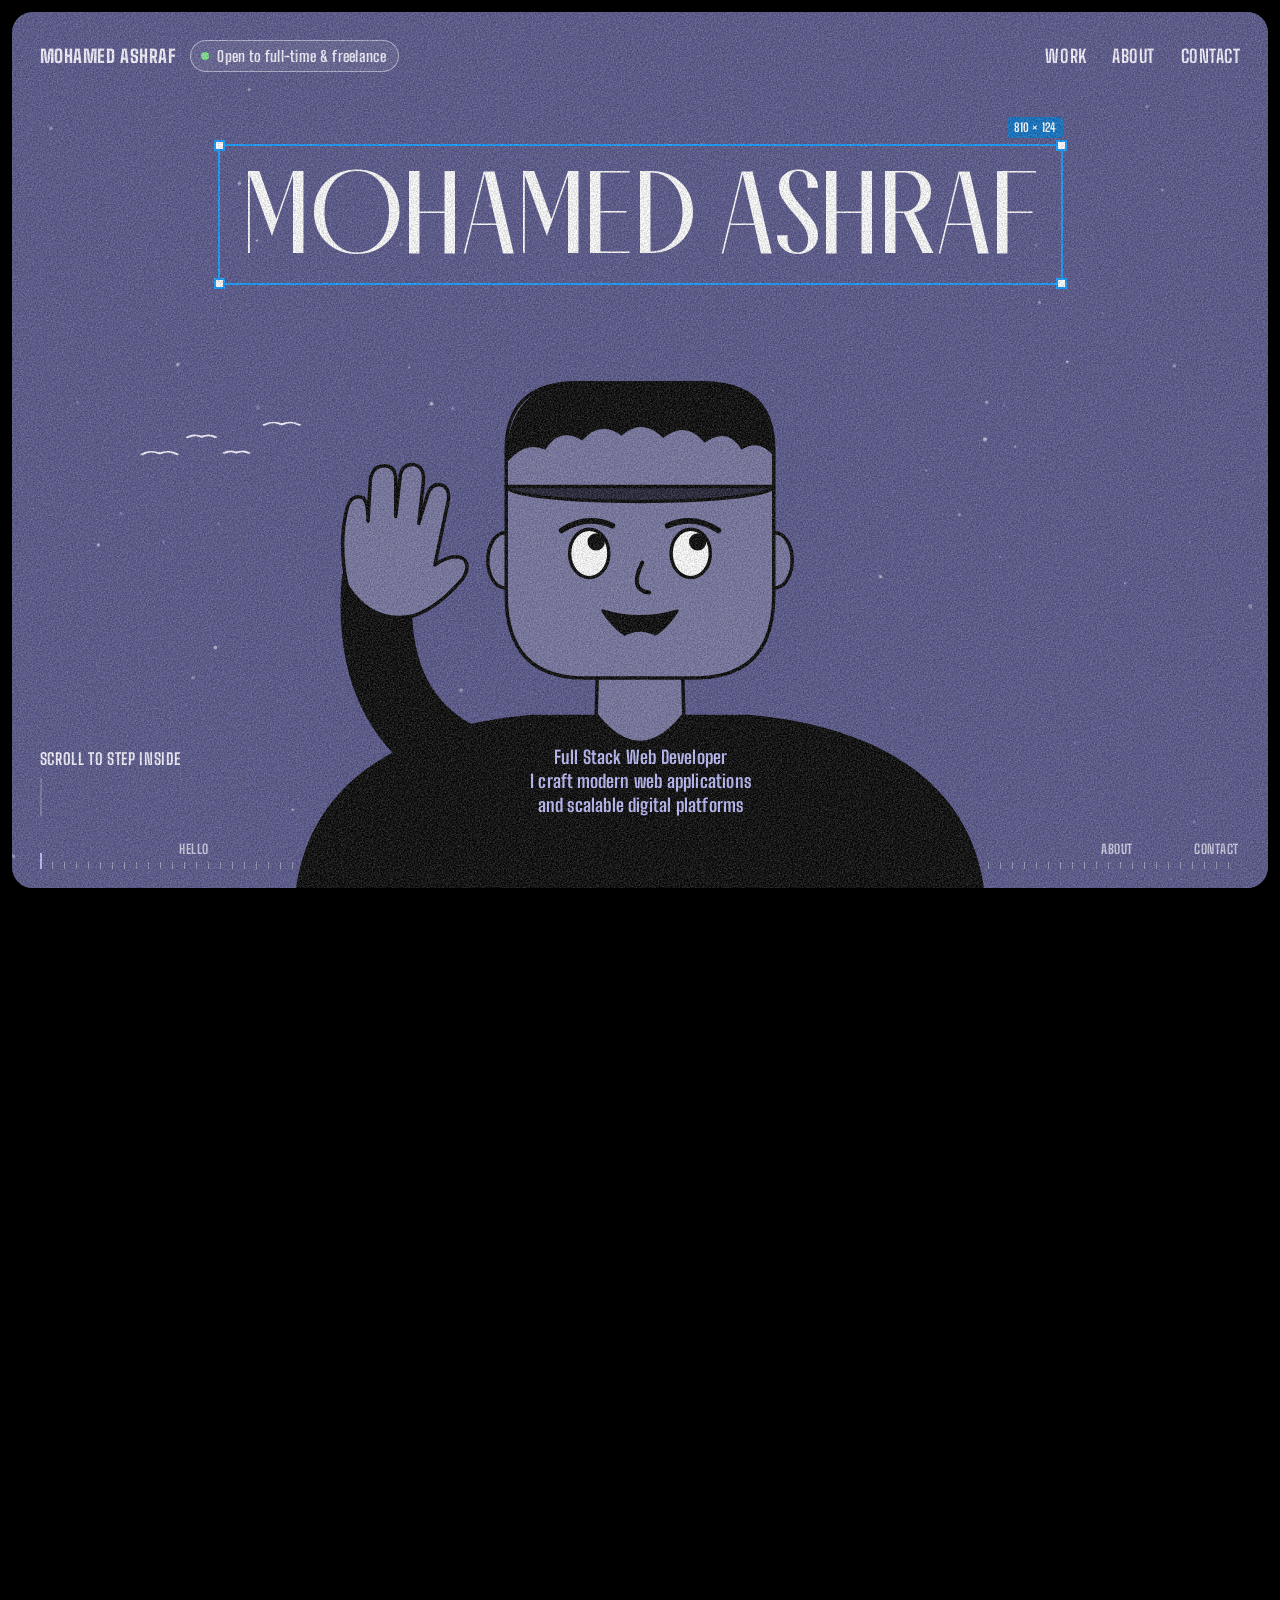
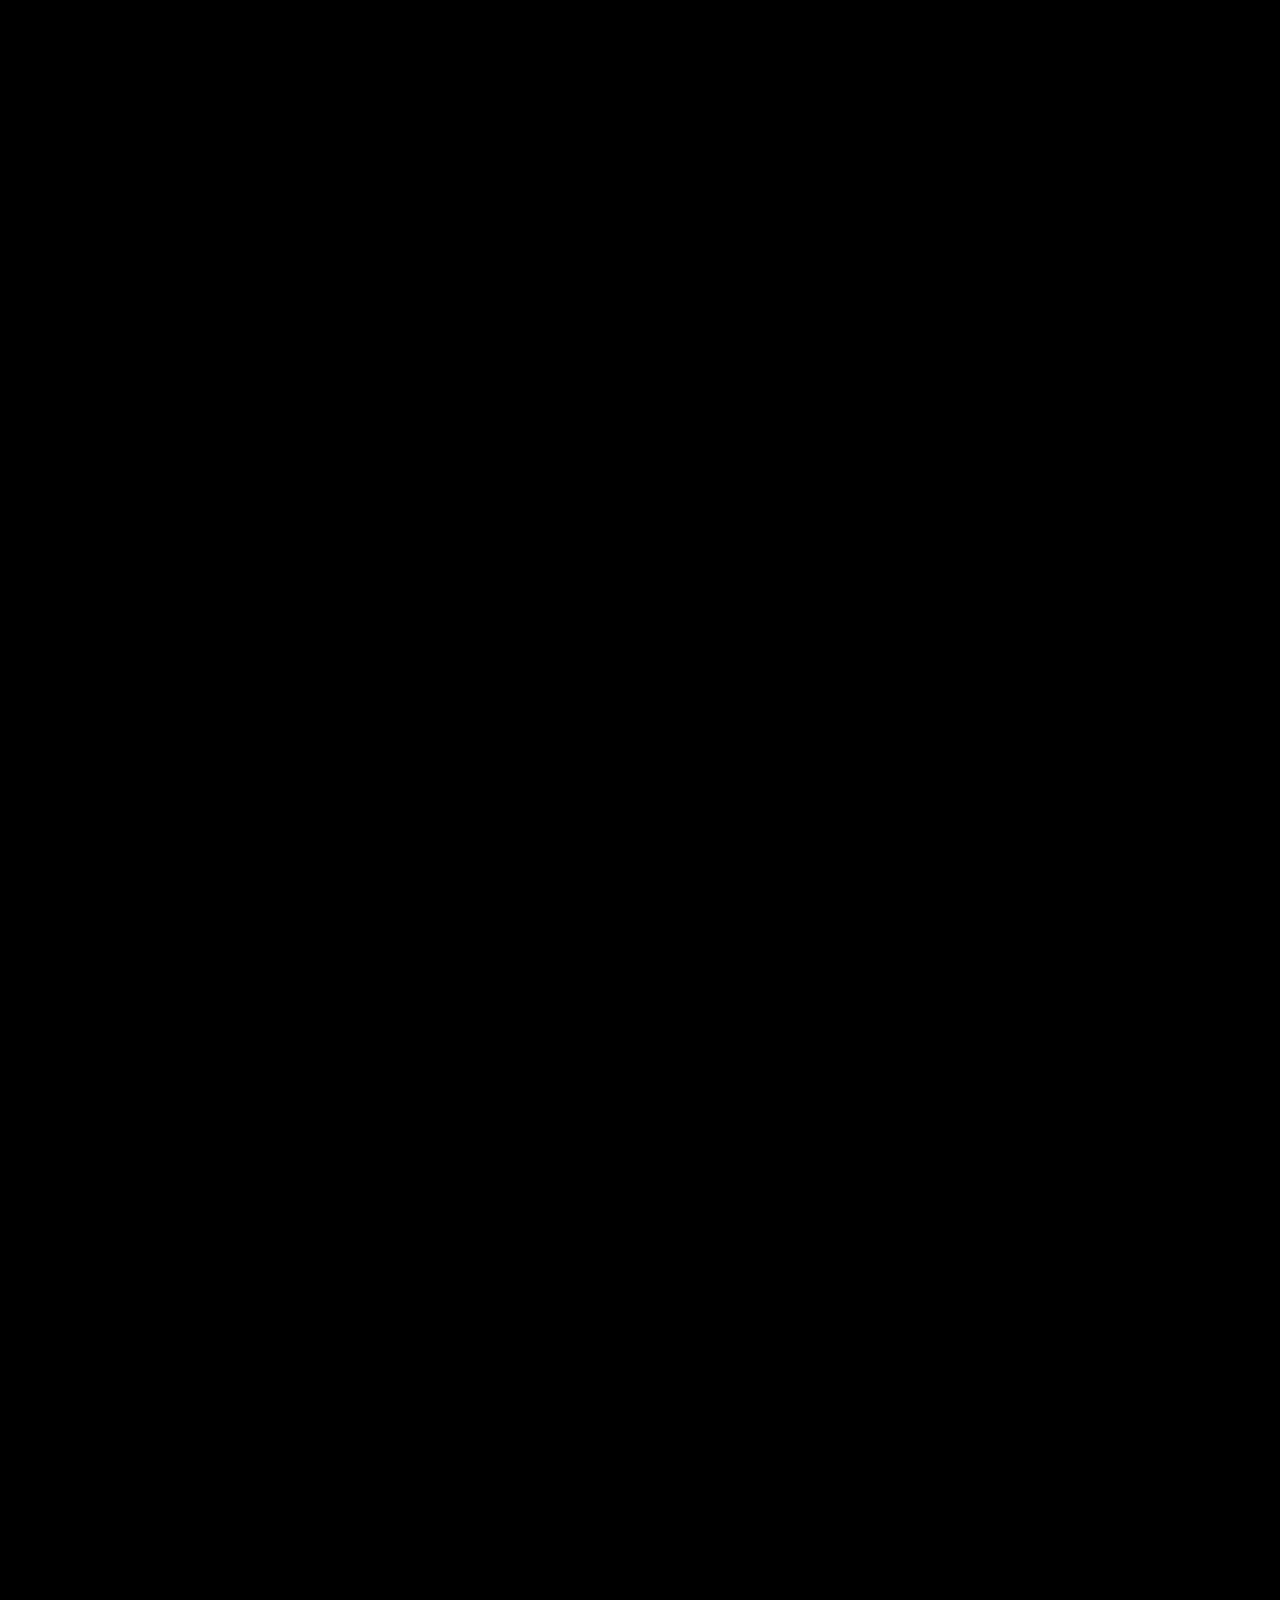
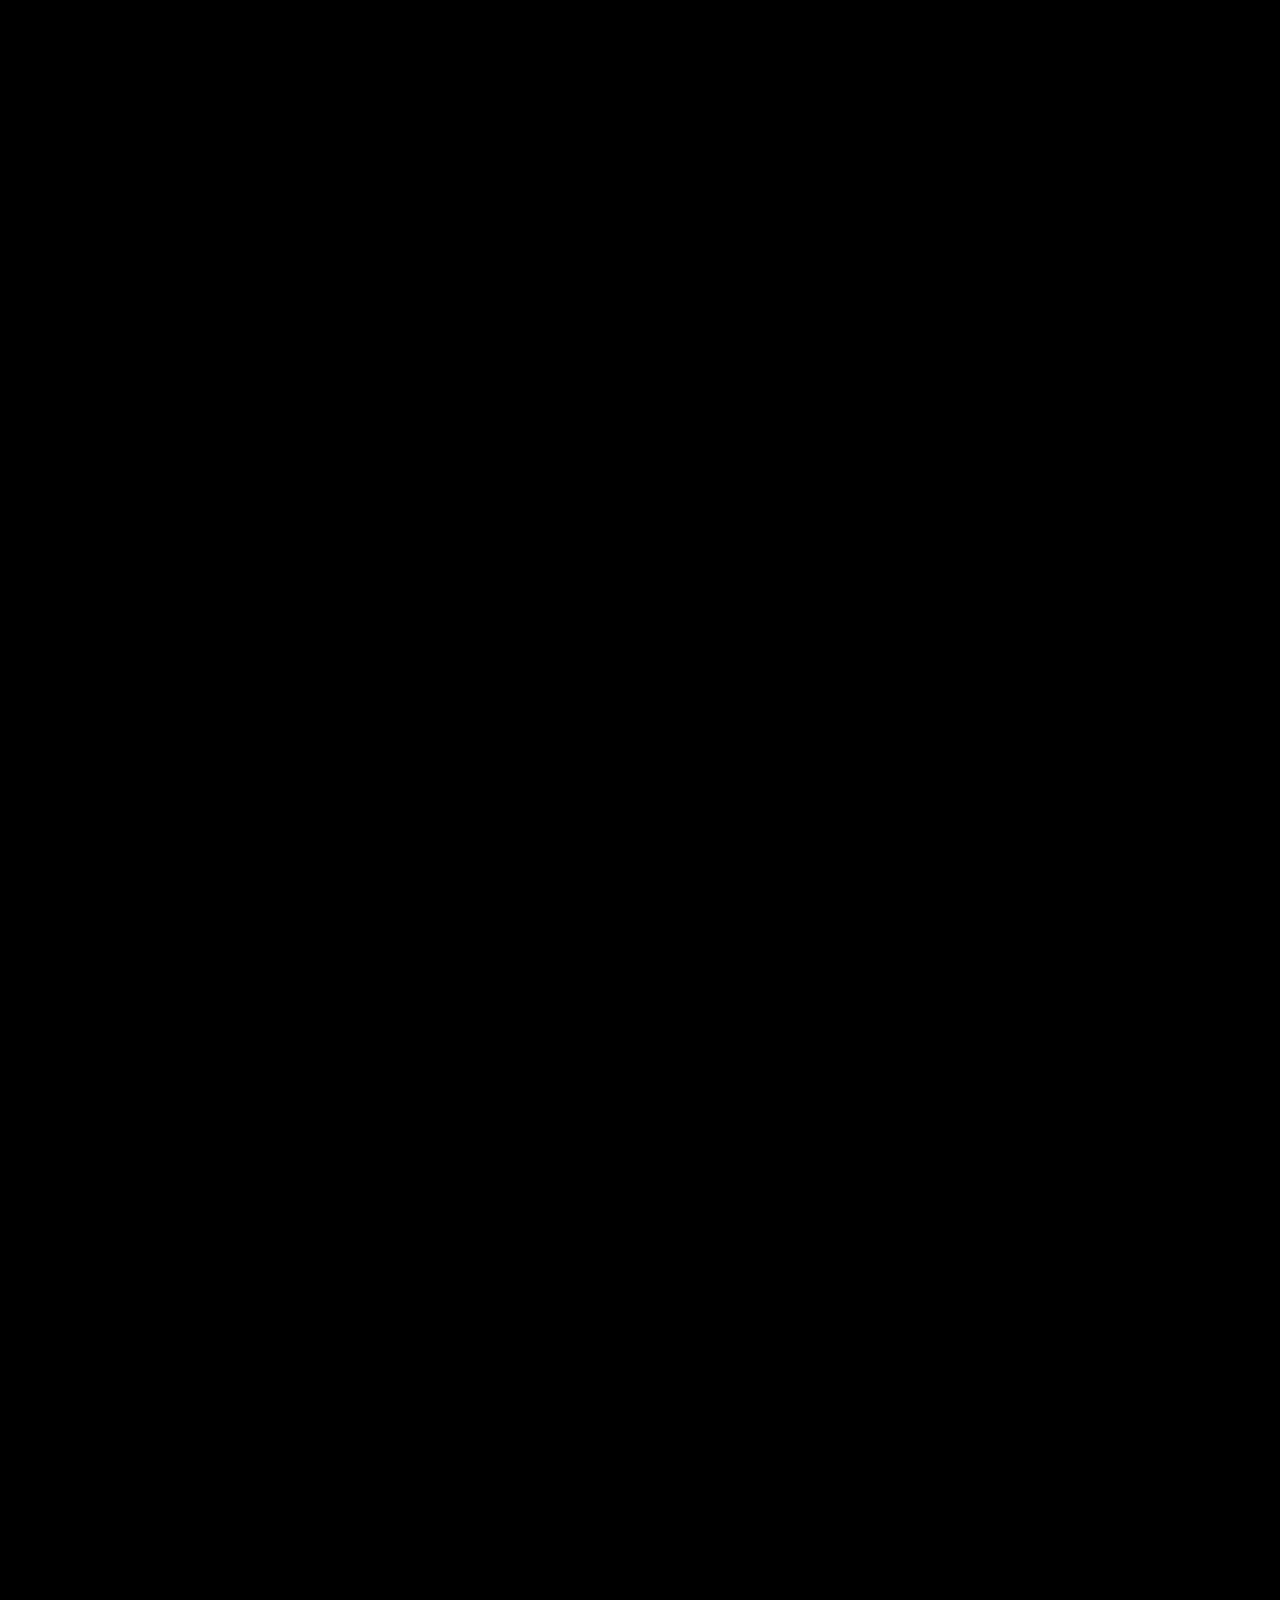
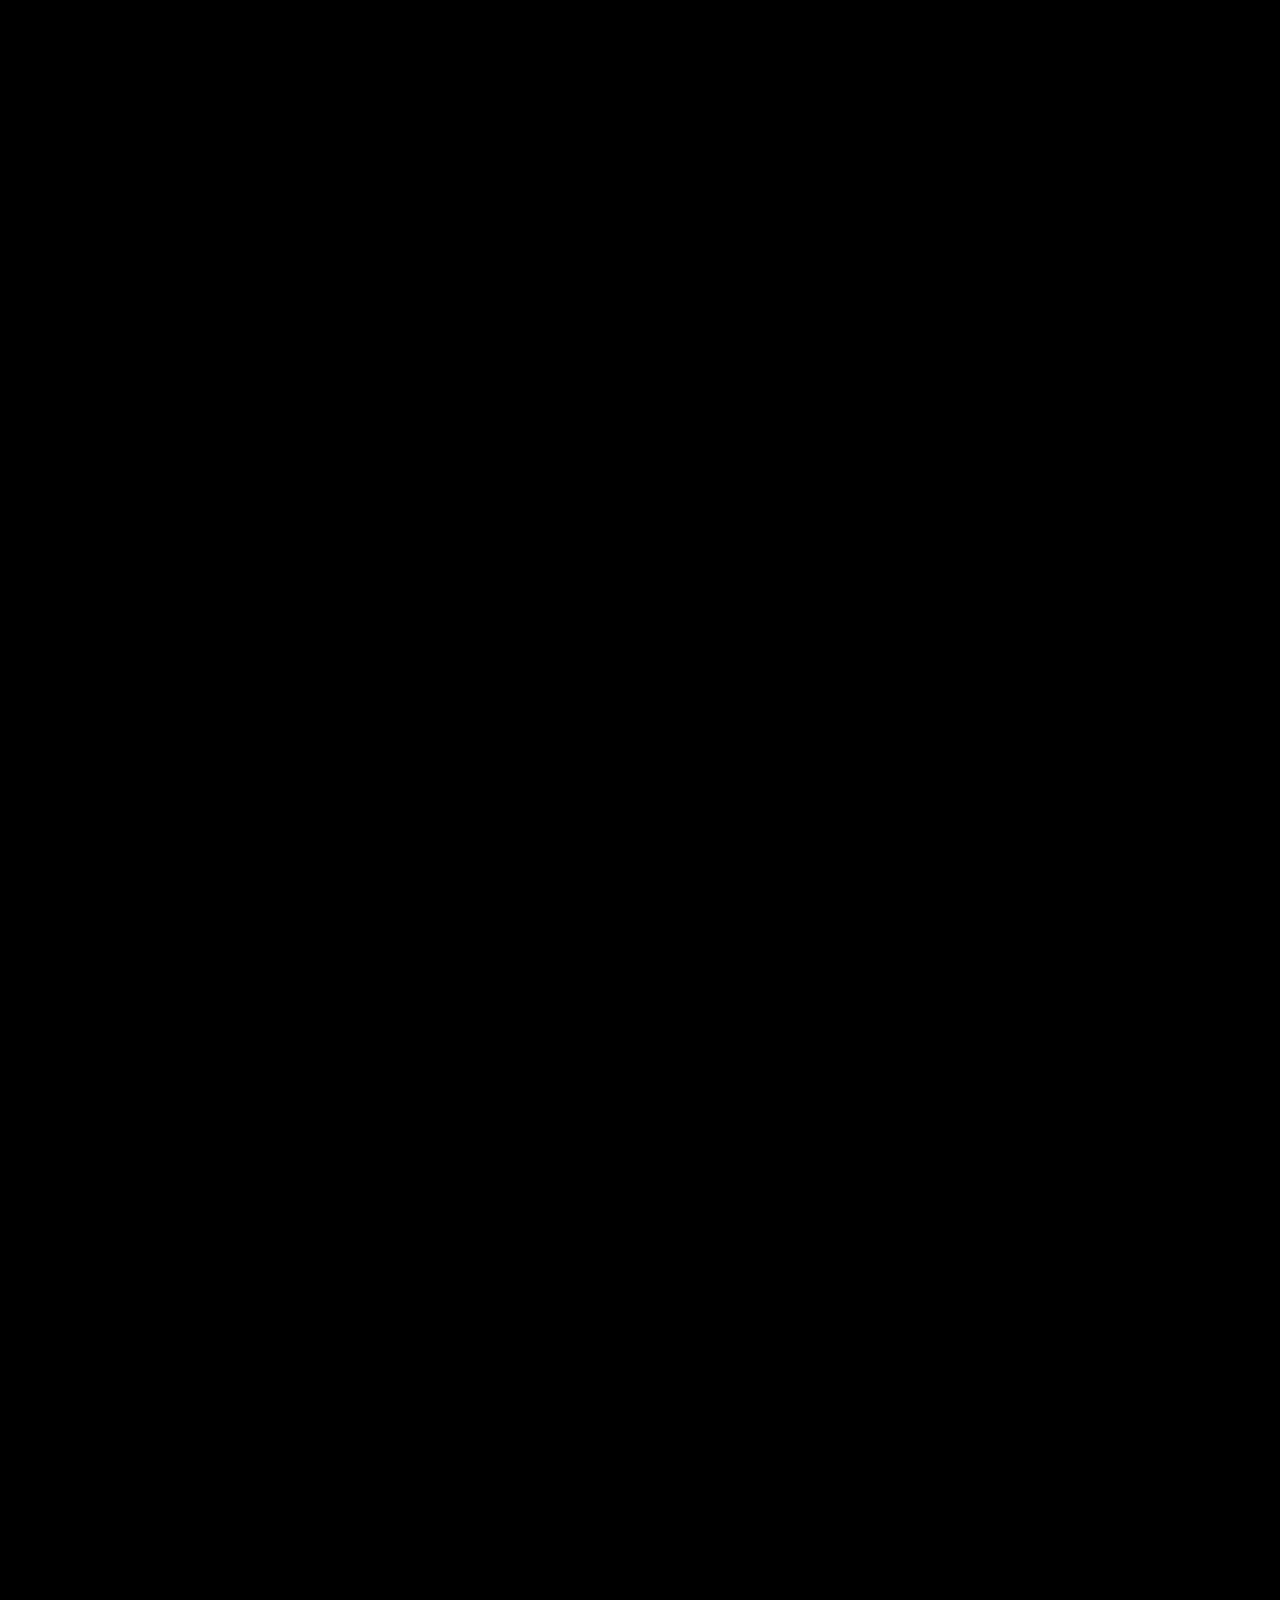
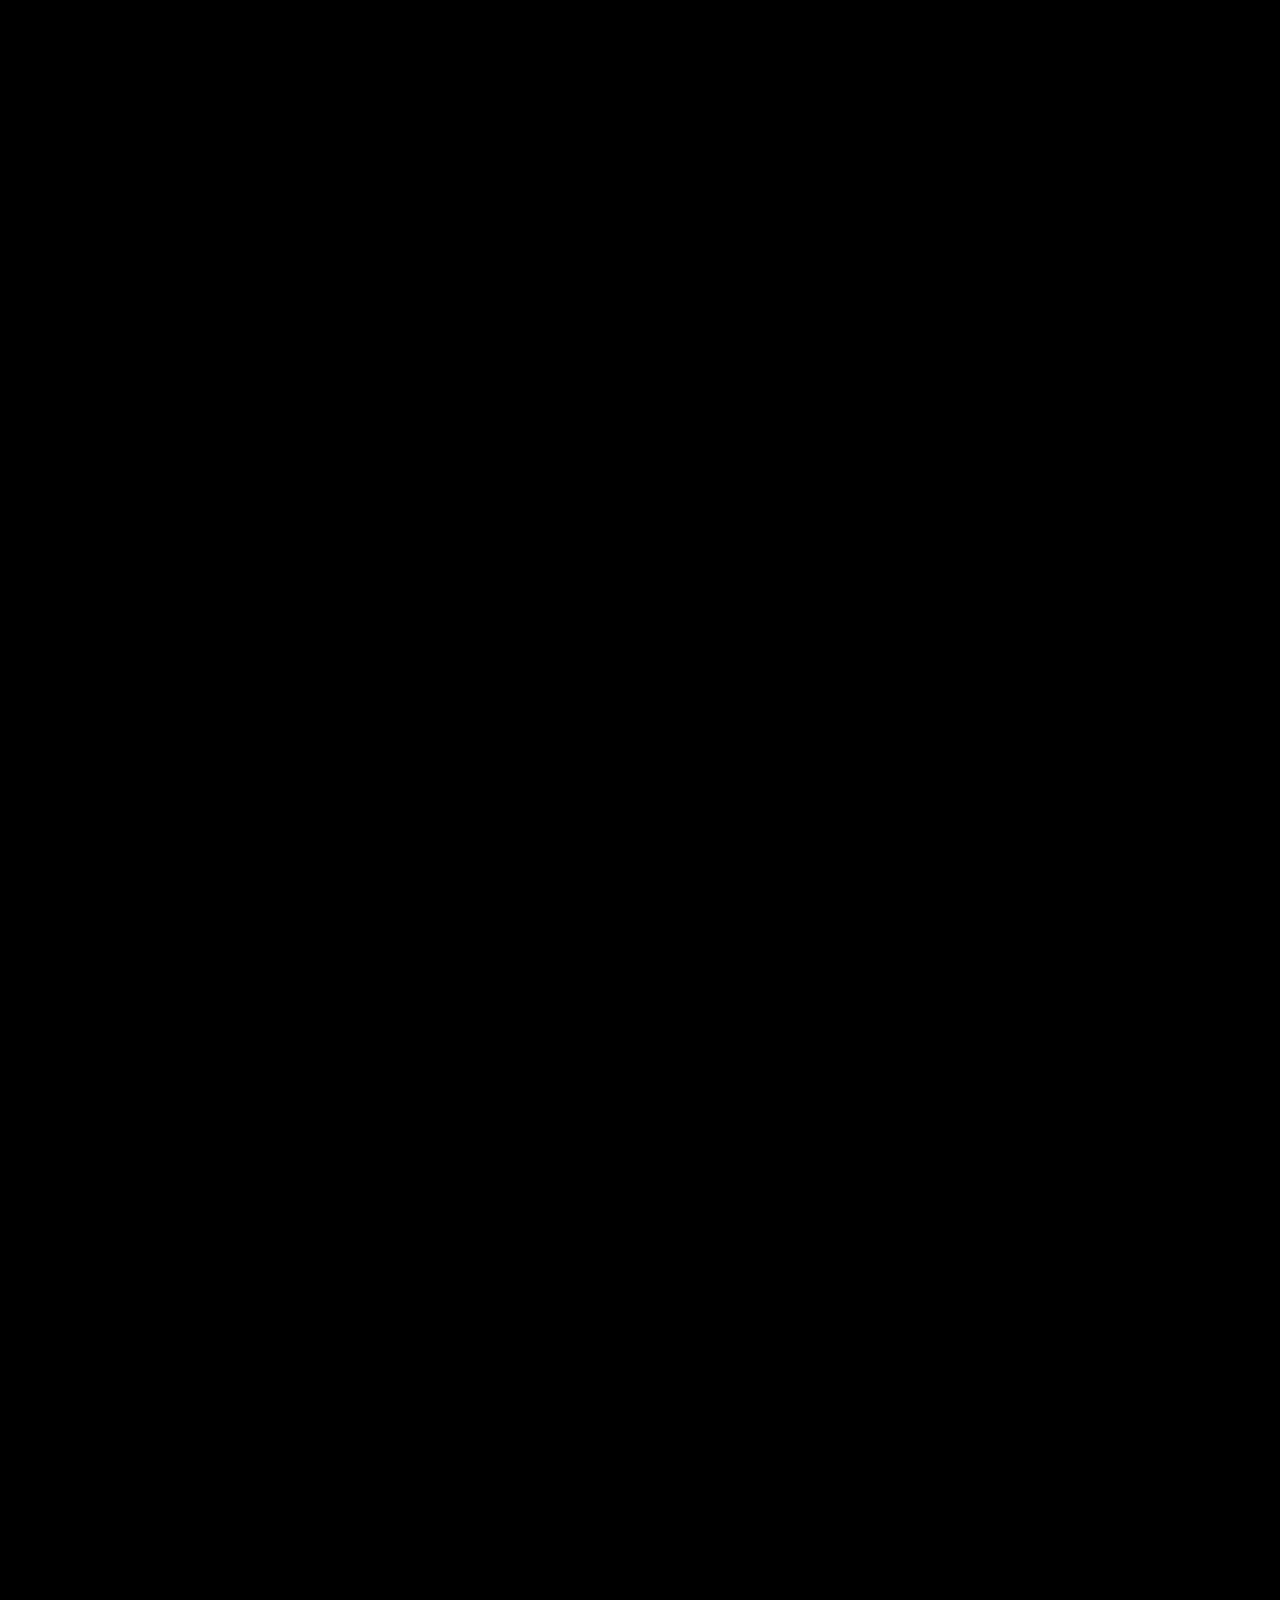
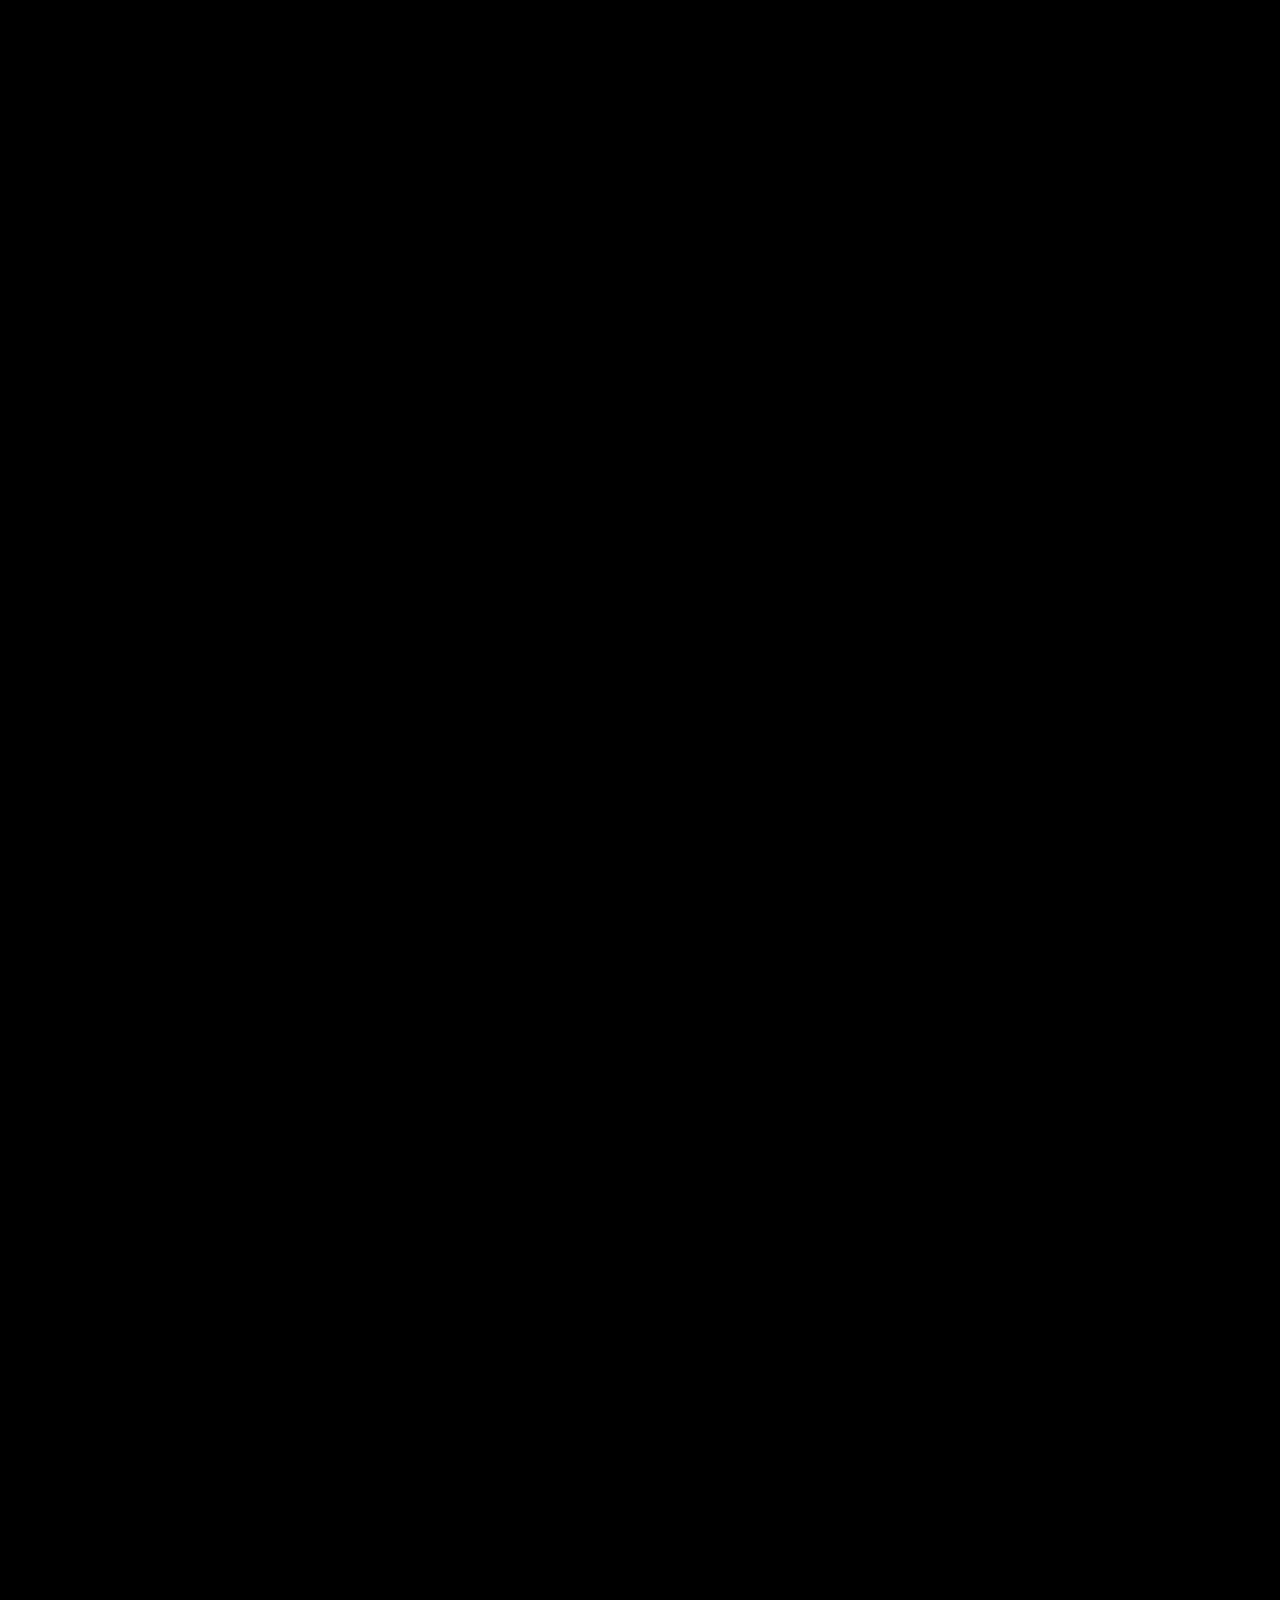
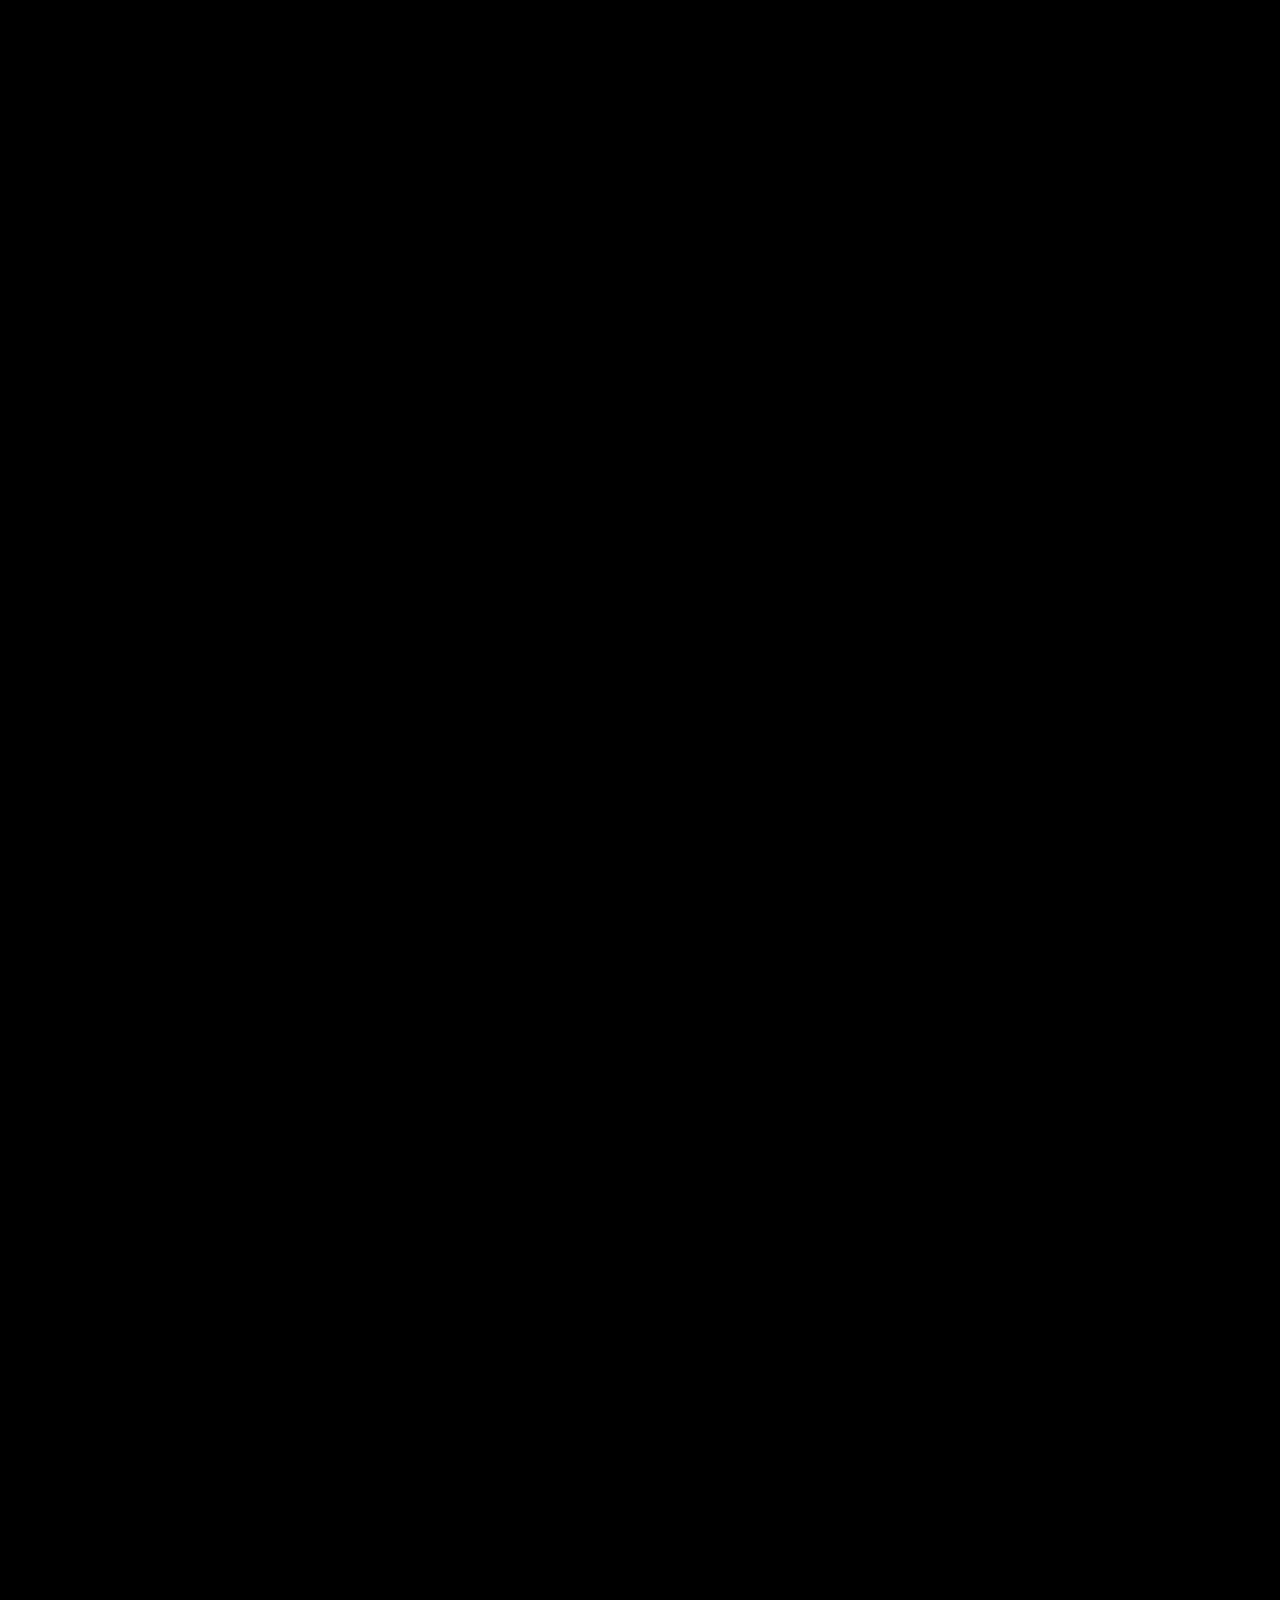
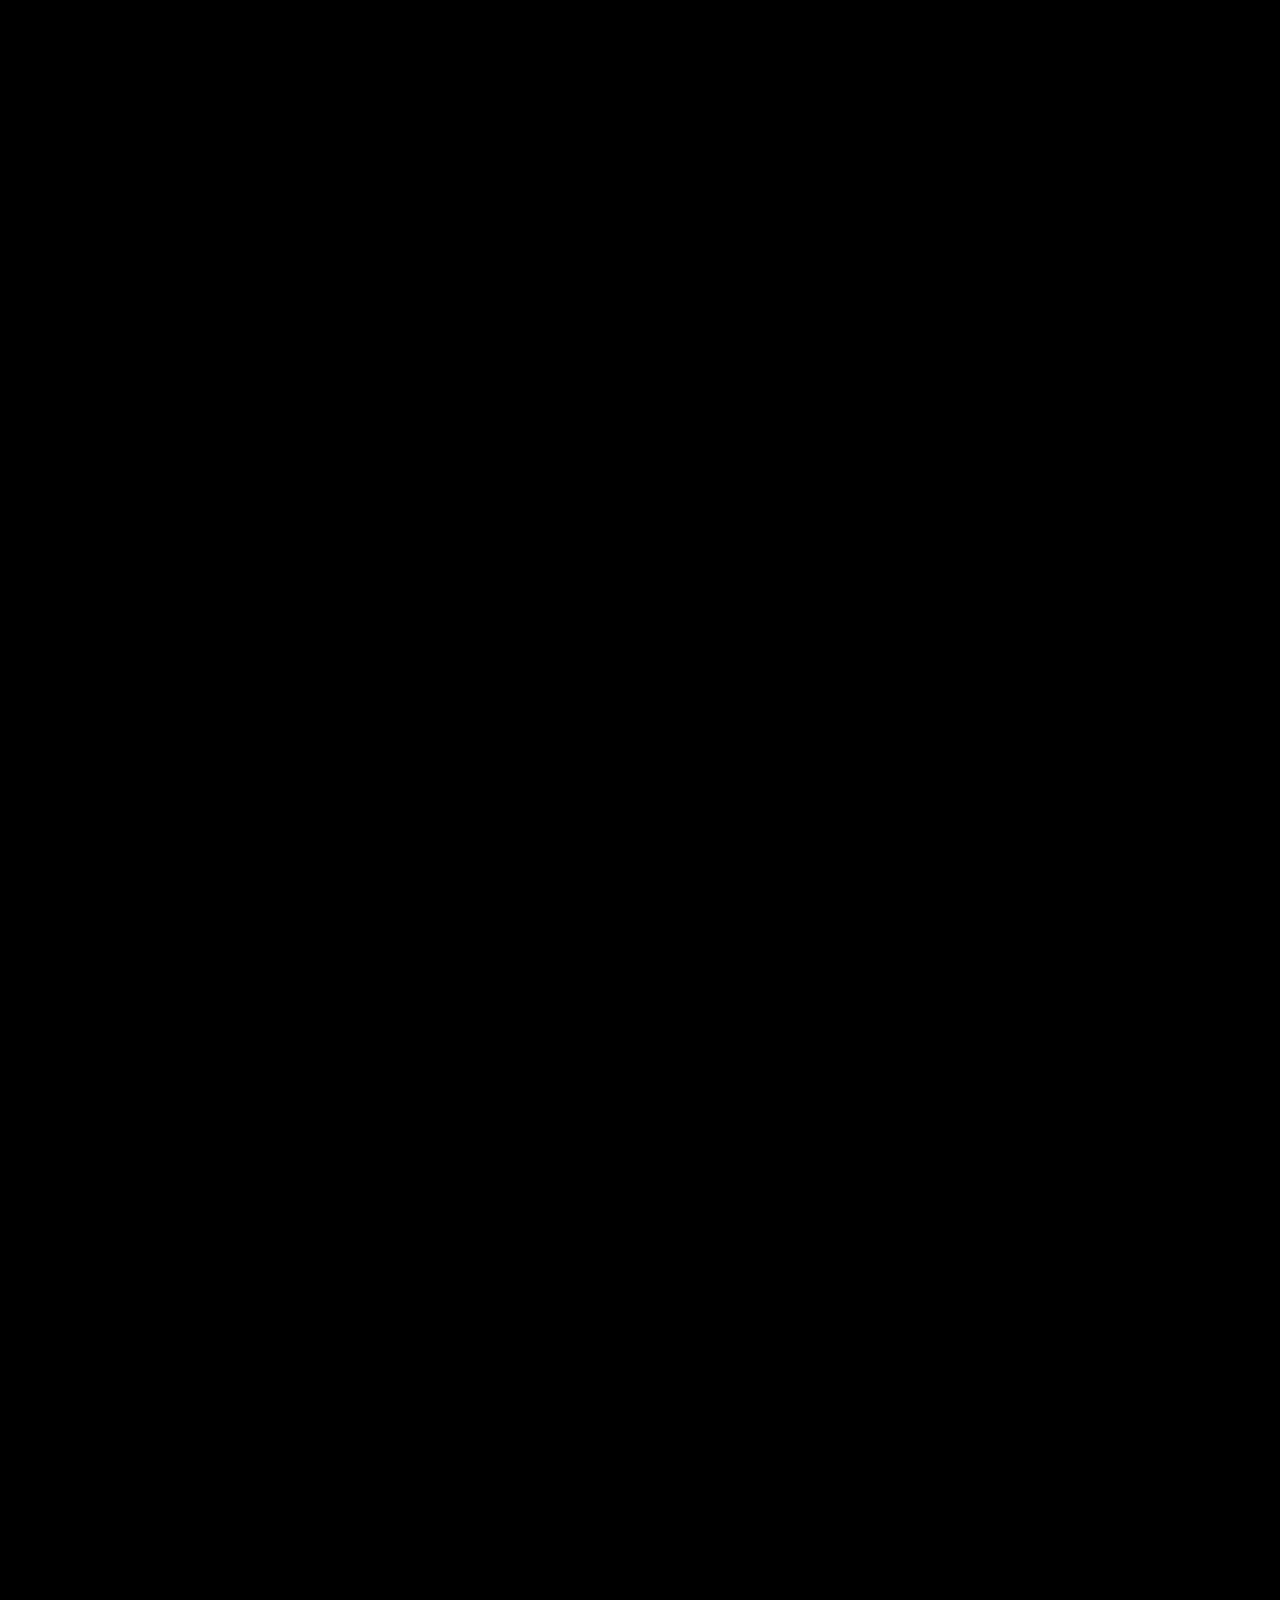
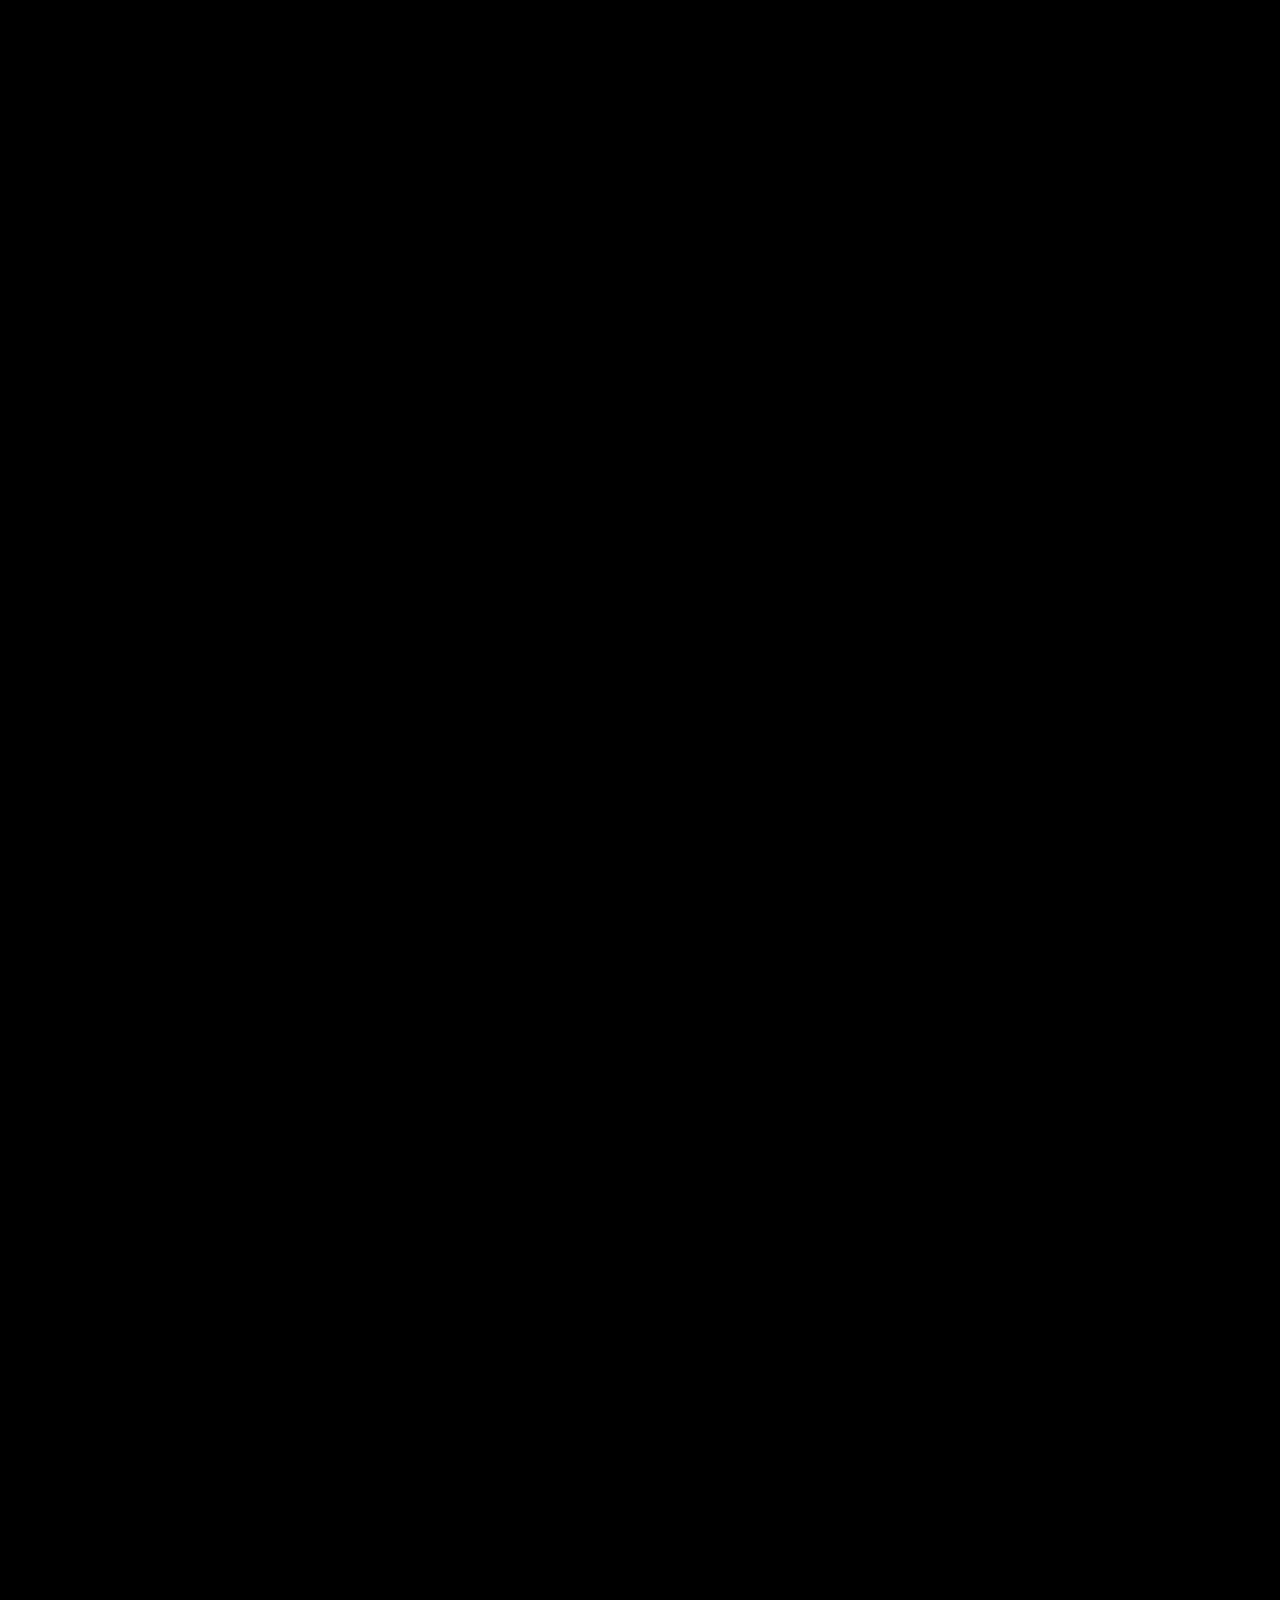
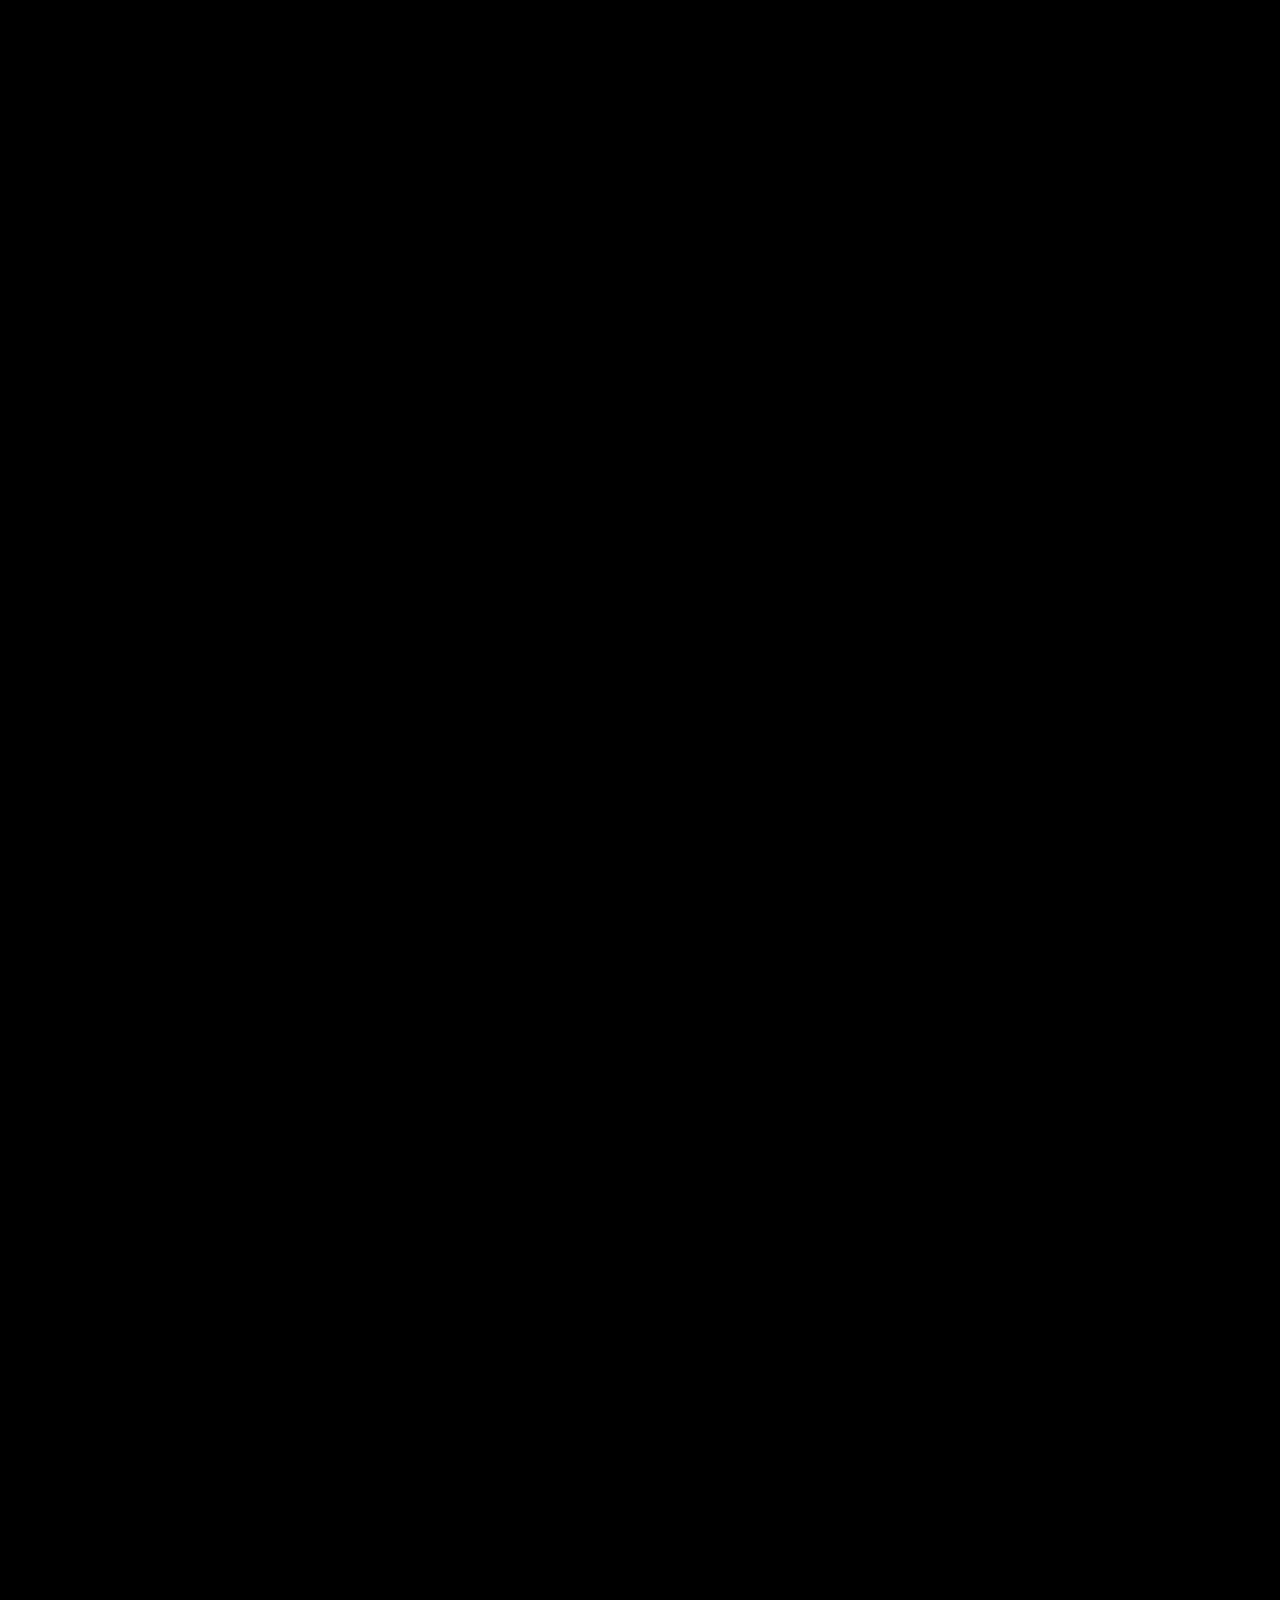
<file: index.html>
﻿<!doctype html>
<html lang="en">

<head>
  <meta charset="utf-8">
  <meta name="viewport" content="width=device-width, initial-scale=1">
  <title>Mohamed Ashraf Fahmy &#8212; Full Stack Web Developer</title>
  <meta name="description"
    content="Frontend-focused Full Stack Developer with 1.5+ years of experience building modern web applications using React.js, Next.js, and the MERN stack.">
  <meta name="theme-color" content="#545388">

  <!-- marks that the intro animations can run, so the CSS can hold their start state while the
       scripts are deferred (no flash of the finished hero before the timeline takes over) -->
  <script>document.documentElement.className += " js";</script>

  <!-- Open Graph -->
  <meta property="og:type" content="website">
  <meta property="og:title" content="Mohamed Ashraf Fahmy &#8212; Full Stack Web Developer">
  <meta property="og:description"
    content="Frontend-focused Full Stack Developer with 1.5+ years of experience building modern web applications using React.js, Next.js, and the MERN stack.">
  <meta property="og:image" content="work/mentorax-cover.webp">

  <!-- Fonts & Styles -->
  <link rel="preload" href="fonts/bigshoulders-var.woff2?v=20261102" as="font" type="font/woff2" crossorigin>
  <link rel="preload" href="fonts/melodrama-500.woff2?v=20261102" as="font" type="font/woff2" crossorigin>
  <link rel="stylesheet" href="fonts.css">
  <link rel="stylesheet" href="style.css?v=20261103-live">
  <link rel="icon"
    href="data:image/svg+xml,%3Csvg xmlns='http://www.w3.org/2000/svg' viewBox='0 0 64 64'%3E%3Crect width='64' height='64' rx='14' fill='%23545388'/%3E%3Ctext x='32' y='47' font-family='Arial,sans-serif' font-size='40' font-weight='700' fill='%23F4F2FF' text-anchor='middle'%3EM%3C/text%3E%3C/svg%3E">
</head>

<body>

  <div class="frame">
    <div class="stage" id="stage">
      <canvas class="dust" id="dust" aria-hidden="true"></canvas>
      <div class="grain" aria-hidden="true"><i class="g1"></i><i class="g2"></i><i class="g3"></i></div>

      <header class="top">
        <div class="brand"><span class="who">Mohamed Ashraf</span><span class="status"><i aria-hidden="true"></i>Open to
            full-time & freelance</span></div>
        <nav class="nav" aria-label="Sections">
          <button data-go="work">Work</button>
          <button data-go="about">About</button>
          <button data-go="contact">Contact</button>
        </nav>
      </header>

      <!-- nested frames used for the dive in and the dive out -->
      <div class="tunnel" id="tunnel" aria-hidden="true"></div>

      <!-- 0. Hero, and later the contact ending -->
      <section class="layer is-first" id="hero" data-bg="turmeric" aria-label="Introduction">
        <div class="hero-inner" id="heroInner">
          <svg class="birds" id="birds" viewBox="0 0 220 90" aria-hidden="true">
            <path class="bird" d="M10 60 Q20 48 30 58 Q40 48 50 60" />
            <path class="bird" d="M62 40 Q70 31 78 39 Q86 31 94 40" />
            <path class="bird" d="M104 58 Q111 50 118 57 Q125 50 132 58" />
            <path class="bird" d="M150 26 Q160 15 170 25 Q180 15 190 26" />
          </svg>
          <div class="hero-top">
            <p class="kicker" data-amp="7">Inside the mind of</p>
            <div class="name-wrap" id="nameWrap">
              <h1 class="name" id="name"><span>Mohamed</span> <span>Ashraf</span></h1>
              <div class="sel" id="sel" aria-hidden="true"><span></span><span></span><span></span><span></span></div>
              <em class="dim" id="dim" aria-hidden="true">0 × 0</em>
            </div>
            <p class="phrase" id="phrase" aria-label="Building Platforms"><span aria-hidden="true">Building</span><span
                aria-hidden="true">Platforms</span></p>
          </div>
          <div class="me" id="me">
            <svg class="me-svg" id="meSvg" viewBox="0 0 640 600" aria-hidden="true">
              <!-- waving arm, behind the body -->
              <g id="arm">
                <path d="M168 470 Q84 430 92 316" fill="none" stroke="#000" stroke-width="62" stroke-linecap="round" />
                <g id="hand">
                  <path class="skin"
                    d="M66 318 Q58 282 66 250 Q70 238 80 242 Q84 246 84 262 L86 226 Q88 214 98 214 Q108 214 108 226 L108 258 L112 222 Q114 212 124 213 Q133 215 132 227 L128 264 L136 238 Q140 228 149 231 Q156 235 153 247 L142 300 Q156 290 166 294 Q174 300 166 312 Q146 336 124 344 Q88 352 66 318 Z"
                    stroke="#000" stroke-width="3" stroke-linejoin="round" />
                </g>
              </g>
              <!-- body -->
              <path d="M20 600 C24 492 110 440 226 430 L414 430 C530 440 616 492 620 600 Z" fill="#000" />
              <!-- neck -->
              <path class="skin" d="M284 360 L356 360 L358 430 Q320 478 282 430 Z" stroke="#000" stroke-width="3"
                stroke-linejoin="round" />
              <!-- ears -->
              <ellipse class="skin" cx="203" cy="296" rx="15" ry="24" stroke="#000" stroke-width="3" />
              <ellipse class="skin" cx="437" cy="296" rx="15" ry="24" stroke="#000" stroke-width="3" />
              <!-- lower head -->
              <path class="skin" d="M204 232 L436 232 L436 326 Q436 398 368 398 L272 398 Q204 398 204 326 Z"
                stroke="#000" stroke-width="3" stroke-linejoin="round" />
              <!-- the open mind -->
              <ellipse id="cavity" class="deep" cx="320" cy="232" rx="116" ry="13" stroke="#000" stroke-width="3" />
              <g id="rings" style="opacity:0">
                <ellipse cx="320" cy="232" rx="92" ry="15" fill="rgba(0,0,0,.18)" stroke="rgba(0,0,0,.75)"
                  stroke-width="2" />
                <ellipse cx="320" cy="232" rx="68" ry="11" fill="rgba(0,0,0,.2)" stroke="rgba(0,0,0,.75)"
                  stroke-width="2" />
                <ellipse cx="320" cy="232" rx="46" ry="7.5" fill="rgba(0,0,0,.22)" stroke="rgba(0,0,0,.75)"
                  stroke-width="2" />
                <ellipse cx="320" cy="232" rx="26" ry="4.4" fill="rgba(0,0,0,.25)" stroke="rgba(0,0,0,.75)"
                  stroke-width="1.6" />
                <ellipse cx="320" cy="232" rx="10" ry="1.8" fill="rgba(0,0,0,.4)" stroke="rgba(0,0,0,.75)"
                  stroke-width="1.2" />
              </g>
              <!-- face -->
              <path d="M252 270 Q274 256 296 266 M344 266 Q366 256 388 270" fill="none" stroke="#000" stroke-width="5"
                stroke-linecap="round" />
              <ellipse class="eye" cx="276" cy="290" rx="17" ry="21" fill="#fff" stroke="#000" stroke-width="3" />
              <ellipse class="eye" cx="364" cy="290" rx="17" ry="21" fill="#fff" stroke="#000" stroke-width="3" />
              <circle class="pupil" cx="282" cy="280" r="7.5" fill="#000" />
              <circle class="pupil" cx="370" cy="280" r="7.5" fill="#000" />
              <path d="M322 298 Q310 322 328 324" fill="none" stroke="#000" stroke-width="3.5" stroke-linecap="round" />
              <path d="M288 340 Q320 388 352 340 Q320 350 288 340 Z" fill="#000" stroke="#000" stroke-width="3"
                stroke-linejoin="round" />
              <path class="skin" d="M306 362 Q320 354 334 362 Q320 374 306 362 Z" />
              <!-- thoughts escaping -->
              <g id="thoughts">
                <g class="th">
                  <circle cx="400" cy="186" r="15" fill="#E2527F" stroke="#000" stroke-width="3" />
                </g>
                <g class="th">
                  <circle cx="452" cy="146" r="19" fill="#6477DB" stroke="#000" stroke-width="3" />
                </g>
                <g class="th">
                  <circle cx="420" cy="100" r="12" fill="#fff" stroke="#000" stroke-width="3" />
                </g>
                <g class="th">
                  <path d="M500 88 L518 116 L512 132 L488 132 L482 116 Z" fill="#fff" stroke="#000" stroke-width="3"
                    stroke-linejoin="round" />
                  <path d="M500 88 L500 112" stroke="#000" stroke-width="2.5" />
                  <circle cx="500" cy="115" r="4" fill="#000" />
                  <rect x="486" y="132" width="28" height="8" rx="2" fill="#000" />
                </g>
                <g class="th">
                  <path d="M470 52 Q500 30 532 44 Q504 70 470 52 Z" fill="#5AA84F" stroke="#000" stroke-width="3"
                    stroke-linejoin="round" />
                  <path d="M474 52 Q502 46 528 45" fill="none" stroke="#000" stroke-width="2" />
                </g>
                <g class="th">
                  <path d="M540 118 Q542 130 554 132 Q542 134 540 146 Q538 134 526 132 Q538 130 540 118 Z"
                    fill="#000" />
                </g>
              </g>
              <!-- the lid, hinged at the left -->
              <g id="lid">
                <path class="skin" d="M204 232 L204 200 Q204 142 266 142 L374 142 Q436 142 436 200 L436 232 Z"
                  stroke="#000" stroke-width="3" stroke-linejoin="round" />
                <path
                  d="M204 212 Q204 142 266 142 L374 142 Q436 142 436 206 Q424 190 408 200 Q396 180 376 194 Q360 174 340 190 Q322 172 304 188 Q286 174 270 192 Q250 180 238 200 Q220 192 204 212 Z"
                  fill="#000" />
              </g>
            </svg>

            <div class="dream" id="dream" aria-label="You've been dreaming in Mohamed's Portfolio"><svg class="moon"
                viewBox="0 0 24 24" aria-hidden="true">
                <path d="M15.5 3.2A9 9 0 1 0 20.8 16 7 7 0 0 1 15.5 3.2Z" fill="#F2C230" stroke="#000"
                  stroke-width="1.8" stroke-linejoin="round" />
              </svg><span aria-hidden="true"><small>You’ve been dreaming in</small><b>Mohamed's Dev Realm</b></span>
            </div>
            <div class="shirt">
              <p class="role" id="role"><span class="role-title">Full Stack Web Developer</span>I craft modern web
                applications and scalable digital platforms</p>
              <p class="hint-m" id="hintM" aria-hidden="true"><span>Scroll to step inside</span></p>
              <div class="contact" id="contact">
                <h2 data-amp="5">Get in touch</h2>
                <div class="links">
                  <span class="mail-wrap"><a class="primary" id="mail"
                      href="mailto:moa412003@gmail.com">moa412003@gmail.com</a><button class="copy" id="copyMail"
                      type="button" data-copy="moa412003@gmail.com" aria-label="Copy email address"><svg class="i-copy"
                        viewBox="0 0 24 24" fill="none" stroke="currentColor" stroke-width="2.2" stroke-linecap="round"
                        stroke-linejoin="round" aria-hidden="true">
                        <rect x="8.5" y="8.5" width="12" height="12" rx="2.5" />
                        <path d="M15.5 8.5V6A2.5 2.5 0 0 0 13 3.5H6A2.5 2.5 0 0 0 3.5 6v7A2.5 2.5 0 0 0 6 15.5h2.5" />
                      </svg><svg class="i-done" viewBox="0 0 24 24" fill="none" stroke="currentColor" stroke-width="2.6"
                        stroke-linecap="round" stroke-linejoin="round" aria-hidden="true">
                        <path d="M4.5 12.5l5 5 10-11" />
                      </svg><span class="copy-tip" aria-hidden="true">Copied</span></button><span class="sr-only"
                      id="copyStatus" aria-live="polite"></span></span>
                  <a href="https://www.linkedin.com/in/mohamed-ashraf41/" target="_blank" rel="noopener">LinkedIn</a>
                  <a href="https://github.com/moashraf41" target="_blank" rel="noopener">GitHub</a>
                  <a href="https://wa.me/201145016036" target="_blank" rel="noopener">+201145016036</a>
                  <a href="resume/Mohamed-Ashraf-Fahmy-CV.pdf?v=2026-11-25" download="Mohamed-Ashraf-Fahmy-CV.pdf">Resume</a>
                </div>
              </div>
            </div>
          </div>
          <div class="cursor" id="cursor" aria-hidden="true">
            <svg viewBox="0 0 22 24">
              <path d="M2 2 L2 20 L7 15.5 L10.5 22.5 L13.5 21 L10 14 L17 14 Z" fill="#0A6FC2" stroke="#fff"
                stroke-width="1.6" stroke-linejoin="round" />
            </svg>
            <b id="cursorLabel">Mohamed</b>
          </div>
        </div>
        <div class="hint" id="hint" aria-hidden="true"><span>Scroll to step inside</span><span class="line"></span>
        </div>
      </section>

      <!-- 1. Hello -->
      <section class="layer" id="hello" data-bg="hibiscus" aria-label="Hello">
        <div class="doodles" aria-hidden="true">
          <svg class="spark" viewBox="0 0 24 24" style="left:11%;top:22%;width:46px">
            <path d="M12 0 Q13.4 10.6 24 12 Q13.4 13.4 12 24 Q10.6 13.4 0 12 Q10.6 10.6 12 0 Z" />
          </svg>
          <svg class="spark" viewBox="0 0 24 24" style="left:20%;top:70%;width:26px">
            <path d="M12 0 Q13.4 10.6 24 12 Q13.4 13.4 12 24 Q10.6 13.4 0 12 Q10.6 10.6 12 0 Z" />
          </svg>
          <svg class="spark" viewBox="0 0 24 24" style="left:84%;top:20%;width:34px">
            <path d="M12 0 Q13.4 10.6 24 12 Q13.4 13.4 12 24 Q10.6 13.4 0 12 Q10.6 10.6 12 0 Z" />
          </svg>
          <svg class="spark" viewBox="0 0 24 24" style="left:76%;top:66%;width:54px">
            <path d="M12 0 Q13.4 10.6 24 12 Q13.4 13.4 12 24 Q10.6 13.4 0 12 Q10.6 10.6 12 0 Z" />
          </svg>
          <svg class="spark" viewBox="0 0 24 24" style="left:50%;top:16%;width:22px">
            <path d="M12 0 Q13.4 10.6 24 12 Q13.4 13.4 12 24 Q10.6 13.4 0 12 Q10.6 10.6 12 0 Z" />
          </svg>
          <svg class="squig" viewBox="0 0 320 34">
            <path id="squigPath" d="M4 18 Q24 2 44 18 T84 18 T124 18 T164 18 T204 18 T244 18 T284 18 T316 14"
              fill="none" stroke="currentColor" stroke-width="7" stroke-linecap="round" />
          </svg>
        </div>
        <h2 class="hi-line" id="hiLine">Hi, I'm Mohamed.</h2>
        <p class="cap" id="hiCap">Frontend-focused Full Stack Developer. 1.5+ years building React, Next.js &amp; MERN apps.
          CS &amp; AI graduate, Benha University. MEARN Scholar at ITI.</p>
      </section>

      <!-- 2. Systems -->
      <section class="layer" id="systems" data-bg="monsoon" aria-label="What I do">
        <div class="sys">
          <p class="sys-small" id="sysSmall" data-amp="3">I build</p>
          <h2 class="sys-word" id="sysWord">platforms.</h2>
          <div class="kit" id="kit" aria-hidden="true">
            <div class="card" id="card">
              <em class="tag">Card / Default</em>
              <span class="bar a"></span><span class="bar b"></span>
              <span class="btn">Continue learning</span>
            </div>
            <span class="sw" style="background:var(--turmeric)"></span>
            <span class="sw" style="background:var(--hibiscus)"></span>
            <span class="sw" style="background:#fff"></span>
            <span class="sw" style="background:var(--backwater)"></span>
            <span class="sw" style="background:var(--leaf)"></span>
          </div>
          <p class="cap" id="sysCap">From reusable React &amp; Next.js components to scalable RESTful APIs, robust
            microservices, and high-performance databases.</p>
        </div>
      </section>

      <!-- 2b. Beliefs -->
      <section class="layer" id="beliefs" data-bg="deep" aria-label="What I believe">
        <div class="bl-scene bl-a" id="blA">
          <h2 class="bl-years">1.5+ years.</h2>
          <svg class="bl-under" viewBox="0 0 400 30" aria-hidden="true">
            <path id="blUnder" d="M6 18 Q60 4 120 16 T240 14 T394 12" fill="none" stroke="currentColor" stroke-width="6"
              stroke-linecap="round" />
          </svg>
          <p class="bl-hands" data-amp="13">Still curious. Still shipping clean code.</p>
        </div>
        <div class="bl-scene bl-b" id="blB1">
          <div class="bl-inner">
            <h3>I bridge the gap between polished UI and rock-solid architecture.</h3>
            <p>From pixel-perfect React &amp; Next.js frontend interfaces to scalable backend services with Node.js,
              Django, PostgreSQL, and Redis.</p>
          </div>
        </div>
        <div class="bl-scene bl-b" id="blB2">
          <div class="bl-inner">
            <h3>Performance and clean state management are not afterthoughts.</h3>
            <p>Managing complex state with Redux and Zustand, optimizing render cycles, and ensuring real-time data
              flows with WebSockets and Socket.io.</p>
          </div>
        </div>
        <div class="bl-scene bl-b" id="blB3">
          <div class="bl-inner">
            <h3>I engineer for real users and measurable impact.</h3>
            <p>Whether building interactive computer vision systems or high-load EdTech and AI platforms serving active
              B2B &amp; B2C users.</p>
          </div>
        </div>
        <div class="bl-scene bl-b" id="blB4">
          <div class="bl-inner">
            <h3>I thrive in agile teams and continuous delivery.</h3>
            <p>Writing clean, maintainable code, collaborating in Agile/Scrum sprints, and continuously integrating
              emerging AI tools and web technologies.</p>
            <p class="bl-kick" data-amp="17">Code that scales, experiences that inspire.</p>
          </div>
        </div>
        <div class="bl-scene bl-c" id="blC">
          <p class="c1">I don't believe in fragile hacks or bloated spaghetti code.</p>
          <p class="c2" data-amp="4">I don't believe in <span class="vanilla">vanilla<svg class="strike"
                viewBox="0 0 300 40" preserveAspectRatio="none" aria-hidden="true">
                <path id="strikePath" d="M4 26 Q70 8 140 22 T296 14" fill="none" stroke="#E2527F" stroke-width="9"
                  stroke-linecap="round" />
              </svg></span>.</p>
          <p class="c3">I believe in products with backbone: modern architectures, seamless UX, and software crafted
            with genuine care.</p>
        </div>
        <div class="bl-scene bl-d" id="blD">
          <div class="bl-doodles" aria-hidden="true"><span class="dd dd-pen" data-depth="18"
              style="--x:9%;--y:21%;--w:4.2vw;--t:5.2s;--dl:0s;--mx:12%;--my:17%;--mw:11vw"><span class="ddp"><span
                  class="ddf"><svg viewBox="0 0 60 70">
                    <path d="M30 6 L48 34 L40 54 L20 54 L12 34 Z" fill="#fff" stroke="#000" stroke-width="3"
                      stroke-linejoin="round" />
                    <path d="M30 6 L30 30" stroke="#000" stroke-width="2.5" />
                    <circle cx="30" cy="34" r="5" fill="#000" />
                    <rect x="18" y="54" width="24" height="10" rx="2" fill="#F2C230" stroke="#000" stroke-width="3"
                      stroke-linejoin="round" />
                  </svg></span></span></span><span class="dd dd-bez" data-depth="10"
              style="--x:14%;--y:44%;--w:9vw;--t:6.4s;--dl:0.6s;--mx:38%;--my:14%;--mw:22vw"><span class="ddp"><span
                  class="ddf"><svg viewBox="0 0 120 70">
                    <path d="M10 58 L30 12 M110 58 L90 12" stroke="#0D99FF" stroke-width="2" />
                    <path d="M10 58 C30 12 90 12 110 58" fill="none" stroke="#fff" stroke-width="3.5"
                      stroke-linecap="round" />
                    <rect x="5.5" y="53.5" width="9" height="9" fill="#fff" stroke="#0D99FF" stroke-width="2.5" />
                    <rect x="105.5" y="53.5" width="9" height="9" fill="#fff" stroke="#0D99FF" stroke-width="2.5" />
                    <circle cx="30" cy="12" r="4.5" fill="#0D99FF" />
                    <circle cx="90" cy="12" r="4.5" fill="#0D99FF" />
                  </svg></span></span></span><span class="dd dd-sw" data-depth="14"
              style="--x:8%;--y:68%;--w:5.6vw;--t:5.8s;--dl:1.1s;--mx:14%;--my:83%;--mw:15vw"><span class="ddp"><span
                  class="ddf"><svg viewBox="0 0 90 90">
                    <rect x="32" y="18" width="26" height="62" rx="8" fill="#E2527F" stroke="#000" stroke-width="3"
                      stroke-linejoin="round" transform="rotate(-24 45 80)" />
                    <rect x="32" y="18" width="26" height="62" rx="8" fill="#F2C230" stroke="#000" stroke-width="3"
                      stroke-linejoin="round" />
                    <rect x="32" y="18" width="26" height="62" rx="8" fill="#5AA84F" stroke="#000" stroke-width="3"
                      stroke-linejoin="round" transform="rotate(24 45 80)" />
                    <circle cx="45" cy="72" r="3.5" fill="#000" />
                  </svg></span></span></span><span class="dd dd-card dd-hide-m" data-depth="8"
              style="--x:17%;--y:85%;--w:7.2vw;--t:6.8s;--dl:0.3s;--mw:0"><span class="ddp"><span class="ddf"><svg
                    viewBox="0 0 110 80">
                    <rect x="4" y="4" width="102" height="72" rx="12" fill="#fff" stroke="#000" stroke-width="3"
                      stroke-linejoin="round" />
                    <circle cx="24" cy="26" r="9" fill="#6477DB" stroke="#000" stroke-width="2.5" />
                    <rect x="40" y="19" width="50" height="6" rx="3" fill="#000" />
                    <rect x="40" y="31" width="34" height="5" rx="2.5" fill="#BDBDBD" />
                    <rect x="16" y="50" width="44" height="14" rx="7" fill="#000" />
                  </svg></span></span></span><span class="dd dd-team" data-depth="16"
              style="--x:89%;--y:22%;--w:8.6vw;--t:5.6s;--dl:0.4s;--mx:74%;--my:17%;--mw:24vw"><span class="ddp"><span
                  class="ddf"><svg viewBox="0 0 130 70">
                    <path d="M22 46 L65 28 L108 46" fill="none" stroke="#fff" stroke-width="2.5" stroke-dasharray="4 6"
                      stroke-linecap="round" />
                    <circle cx="22" cy="46" r="15" fill="#E2527F" stroke="#000" stroke-width="3" />
                    <circle cx="17" cy="44" r="2.2" fill="#000" />
                    <circle cx="27" cy="44" r="2.2" fill="#000" />
                    <path d="M17 51 Q22 55 27 51" fill="none" stroke="#000" stroke-width="2.2" stroke-linecap="round" />
                    <circle cx="108" cy="46" r="15" fill="#6477DB" stroke="#000" stroke-width="3" />
                    <circle cx="103" cy="44" r="2.2" fill="#000" />
                    <circle cx="113" cy="44" r="2.2" fill="#000" />
                    <path d="M103 51 Q108 55 113 51" fill="none" stroke="#000" stroke-width="2.2"
                      stroke-linecap="round" />
                    <circle cx="65" cy="28" r="17" fill="#fff" stroke="#000" stroke-width="3" />
                    <circle cx="60" cy="26" r="2.2" fill="#000" />
                    <circle cx="70" cy="26" r="2.2" fill="#000" />
                    <path d="M60 33 Q65 37 70 33" fill="none" stroke="#000" stroke-width="2.2" stroke-linecap="round" />
                  </svg></span></span></span><span class="dd dd-talk" data-depth="12"
              style="--x:86%;--y:48%;--w:8vw;--t:6.2s;--dl:1.3s;--mx:50%;--my:85%;--mw:21vw"><span class="ddp"><span
                  class="ddf"><svg viewBox="0 0 120 92">
                    <rect x="46" y="42" width="68" height="40" rx="16" fill="#F2C230" stroke="#000" stroke-width="3"
                      stroke-linejoin="round" />
                    <path d="M96 80 L104 90 L86 81" fill="#F2C230" stroke="#000" stroke-width="3"
                      stroke-linejoin="round" />
                    <rect x="60" y="58" width="40" height="6" rx="3" fill="#000" />
                    <rect x="6" y="8" width="72" height="44" rx="18" fill="#fff" stroke="#000" stroke-width="3"
                      stroke-linejoin="round" />
                    <path d="M22 50 L16 64 L36 51" fill="#fff" stroke="#000" stroke-width="3" stroke-linejoin="round" />
                    <g class="dots">
                      <circle cx="27" cy="30" r="4.5" fill="#000" />
                      <circle cx="42" cy="30" r="4.5" fill="#000" />
                      <circle cx="57" cy="30" r="4.5" fill="#000" />
                    </g>
                  </svg></span></span></span><span class="dd dd-flag" data-depth="18"
              style="--x:91%;--y:73%;--w:5.4vw;--t:5s;--dl:0.8s;--mx:86%;--my:81%;--mw:15vw"><span class="ddp"><span
                  class="ddf"><svg viewBox="0 0 80 100">
                    <path d="M4 96 Q40 68 76 96 Z" fill="#5AA84F" stroke="#000" stroke-width="3"
                      stroke-linejoin="round" />
                    <path d="M30 84 L30 12" stroke="#fff" stroke-width="4" stroke-linecap="round" />
                    <path class="cloth" d="M31 14 Q46 8 60 16 Q52 24 62 32 Q46 28 31 34 Z" fill="#E2527F" stroke="#000"
                      stroke-width="3" stroke-linejoin="round" />
                  </svg></span></span></span><span class="dd dd-s1" data-depth="22"
              style="--x:22%;--y:14%;--w:1.4vw;--t:4.2s;--dl:0.2s;--mx:88%;--my:29%;--mw:4vw"><span class="ddp"><span
                  class="ddf"><svg viewBox="0 0 24 24">
                    <path d="M12 0 Q13 10 24 12 Q13 14 12 24 Q11 14 0 12 Q11 10 12 0 Z" fill="#fff" />
                  </svg></span></span></span><span class="dd dd-s2 dd-hide-m" data-depth="20"
              style="--x:79%;--y:86%;--w:1.8vw;--t:4.8s;--dl:1.6s;--mw:0"><span class="ddp"><span class="ddf"><svg
                    viewBox="0 0 24 24">
                    <path d="M12 0 Q13 10 24 12 Q13 14 12 24 Q11 14 0 12 Q11 10 12 0 Z" fill="#fff" />
                  </svg></span></span></span><span class="dd dd-s3" data-depth="24"
              style="--x:95%;--y:36%;--w:1.1vw;--t:3.8s;--dl:0.9s;--mx:6%;--my:72%;--mw:4vw"><span class="ddp"><span
                  class="ddf"><svg viewBox="0 0 24 24">
                    <path d="M12 0 Q13 10 24 12 Q13 14 12 24 Q11 14 0 12 Q11 10 12 0 Z" fill="#fff" />
                  </svg></span></span></span></div>
          <h2>That's what I build.<br>That's how I ship.</h2>
          <p>If you're building a high-impact web product or looking for a passionate Full Stack Developer, let's
            connect.</p>
          <p class="bl-open">Open to full-time roles, freelance projects, and good conversations over a cup of <span
              class="nowrap">coffee.<svg class="coffee" viewBox="0 0 44 48" aria-hidden="true">
                <g class="wisps" fill="none" stroke="#fff" stroke-width="2.4" stroke-linecap="round">
                  <path d="M15 19 q-3.5 -4 0 -7.5 q3.5 -3.5 0 -7.5" />
                  <path d="M21.5 19 q-3.5 -4 0 -7.5 q3.5 -3.5 0 -7.5" />
                  <path d="M28 19 q-3.5 -4 0 -7.5 q3.5 -3.5 0 -7.5" />
                </g>
                <path d="M34 26 Q41 26 41 31.5 Q41 37 33 37" fill="none" stroke="#fff" stroke-width="3"
                  stroke-linecap="round" />
                <path d="M8 23 H35 V32 Q35 42 25 42 H18 Q8 42 8 32 Z" fill="#fff" stroke="#000" stroke-width="2.5"
                  stroke-linejoin="round" />
                <ellipse cx="21.5" cy="23" rx="13.5" ry="2.6" fill="#6B4430" stroke="#000" stroke-width="2.5" />
                <path d="M4 45.5 H39" stroke="#fff" stroke-width="3" stroke-linecap="round" />
              </svg></span></p>
        </div>
      </section>

      <!-- 3. Based -->
      <section class="layer" id="based" data-bg="backwater" aria-label="Where I am">
        <div class="based">
          <div class="based-copy">
            <h2 class="based-text" id="basedText" data-amp="11"><span>Based in</span><span>Cairo.</span></h2>
            <div class="doodles" aria-hidden="true"><svg class="hills" viewBox="0 0 1000 120"
                preserveAspectRatio="none">
                <path
                  d="M0 120 L0 84 Q90 40 180 70 Q260 96 330 58 Q420 8 520 56 Q600 92 680 50 Q770 6 860 48 Q930 78 1000 60 L1000 120 Z"
                  fill="rgba(255,255,255,.05)" stroke="currentColor" stroke-opacity=".4" stroke-width="2"
                  vector-effect="non-scaling-stroke" />
                <path d="M0 120 L0 100 Q140 70 260 92 Q400 116 520 86 Q680 52 820 90 Q920 112 1000 96 L1000 120 Z"
                  fill="rgba(255,255,255,.05)" stroke="currentColor" stroke-opacity=".28" stroke-width="2"
                  vector-effect="non-scaling-stroke" />
              </svg><svg class="palm far" viewBox="0 0 120 220" style="left:5%;width:clamp(60px,6.5vw,96px)">
                <path d="M60 220 Q50 150 66 72" fill="none" stroke="currentColor" stroke-width="9"
                  stroke-linecap="round" />
                <path
                  d="M66 70 Q30 48 2 82 Q34 62 64 78 Z M66 70 Q40 26 8 34 Q42 44 64 76 Z M66 70 Q82 24 116 28 Q84 44 68 76 Z M66 70 Q106 56 120 96 Q98 70 68 78 Z M66 70 Q58 30 70 4 Q76 40 70 74 Z"
                  fill="currentColor" />
                <circle cx="60" cy="82" r="7" fill="currentColor" />
                <circle cx="72" cy="84" r="7" fill="currentColor" />
              </svg><svg class="palm " viewBox="0 0 120 220" style="left:76%;width:clamp(70px,7.5vw,112px)">
                <path d="M60 220 Q50 150 66 72" fill="none" stroke="currentColor" stroke-width="9"
                  stroke-linecap="round" />
                <path
                  d="M66 70 Q30 48 2 82 Q34 62 64 78 Z M66 70 Q40 26 8 34 Q42 44 64 76 Z M66 70 Q82 24 116 28 Q84 44 68 76 Z M66 70 Q106 56 120 96 Q98 70 68 78 Z M66 70 Q58 30 70 4 Q76 40 70 74 Z"
                  fill="currentColor" />
                <circle cx="60" cy="82" r="7" fill="currentColor" />
                <circle cx="72" cy="84" r="7" fill="currentColor" />
              </svg><svg class="palm far" viewBox="0 0 120 220" style="left:89%;width:clamp(50px,5vw,80px)">
                <path d="M60 220 Q50 150 66 72" fill="none" stroke="currentColor" stroke-width="9"
                  stroke-linecap="round" />
                <path
                  d="M66 70 Q30 48 2 82 Q34 62 64 78 Z M66 70 Q40 26 8 34 Q42 44 64 76 Z M66 70 Q82 24 116 28 Q84 44 68 76 Z M66 70 Q106 56 120 96 Q98 70 68 78 Z M66 70 Q58 30 70 4 Q76 40 70 74 Z"
                  fill="currentColor" />
                <circle cx="60" cy="82" r="7" fill="currentColor" />
                <circle cx="72" cy="84" r="7" fill="currentColor" />
              </svg><svg class="cup" id="cup" viewBox="0 0 110 140" style="left:12%;width:clamp(48px,5vw,76px)">
                <g id="steam">
                  <path d="M42 36 Q34 24 42 12 Q50 0 42 -12 M58 34 Q50 20 58 8 Q66 -4 58 -16" fill="none"
                    stroke="currentColor" stroke-width="4" stroke-linecap="round" />
                </g>
                <path class="skin" d="M4 104 L106 104 L96 138 L14 138 Z" stroke="currentColor" stroke-width="3.5"
                  stroke-linejoin="round" />
                <path class="skin" d="M28 44 L82 44 L74 120 L36 120 Z" stroke="currentColor" stroke-width="3.5"
                  stroke-linejoin="round" />
                <ellipse class="deep" cx="55" cy="44" rx="27" ry="6" stroke="currentColor" stroke-width="3.5" />
              </svg></div>
            <div class="road" aria-hidden="true"></div>
            <div class="auto" id="auto" aria-hidden="true">
              <svg viewBox="0 0 340 232">
                <!-- open cabin, you can see through it -->
                <path d="M136 46 L272 46 L272 150 L136 150 Z" class="thru" />
                <!-- driver -->
                <path d="M156 132 Q156 98 172 96 Q188 98 190 132 Z" fill="#E9E1CF" stroke="#000" stroke-width="2.5"
                  stroke-linejoin="round" />
                <circle class="skin" cx="172" cy="82" r="12" stroke="#000" stroke-width="2.5" />
                <path d="M160 80 Q160 68 172 68 Q184 68 184 78 Q176 73 160 80 Z" fill="#000" />
                <path d="M160 112 L134 110" stroke="#000" stroke-width="4" stroke-linecap="round" />
                <rect x="150" y="130" width="44" height="12" rx="3" fill="#2B2B2B" stroke="#000" stroke-width="2" />
                <!-- passenger -->
                <rect x="222" y="104" width="44" height="40" rx="6" fill="#3A3A3A" stroke="#000" stroke-width="2" />
                <path d="M228 140 Q228 106 244 104 Q260 106 262 140 Z" fill="#C8455A" stroke="#000" stroke-width="2.5"
                  stroke-linejoin="round" />
                <circle class="skin" cx="244" cy="89" r="13" stroke="#000" stroke-width="2.5" />
                <path
                  d="M231 88 Q230 74 244 74 Q258 74 258 88 Q258 100 262 104 L254 100 Q256 84 244 82 Q234 82 234 96 Z"
                  fill="#000" />
                <!-- pillar -->
                <path d="M206 46 L206 150" stroke="#000" stroke-width="3" />
                <!-- yellow canopy with the side cut open -->
                <path
                  d="M100 44 Q104 24 128 24 L290 24 Q328 24 328 66 L328 150 L272 150 L272 46 L136 46 L136 116 L100 116 Z"
                  fill="#F2C230" stroke="#000" stroke-width="3" stroke-linejoin="round" />
                <path d="M102 36 Q108 22 128 22 L290 22 Q330 22 330 64" fill="none" stroke="#000" stroke-width="8"
                  stroke-linecap="round" />
                <rect x="272" y="130" width="56" height="9" fill="#000" />
                <!-- windscreen -->
                <path d="M108 46 L132 46 L132 110 L102 110 Z" fill="rgba(255,255,255,.6)" stroke="#000" stroke-width="3"
                  stroke-linejoin="round" />
                <path d="M112 54 L118 54 L110 96" stroke="#fff" stroke-width="3" stroke-linecap="round" opacity=".8" />
                <!-- green front face and fender -->
                <path d="M100 110 L136 110 L136 196 L84 196 Q80 150 100 110 Z" fill="#3E9B5C" stroke="#000"
                  stroke-width="3" stroke-linejoin="round" />
                <path d="M102 116 L134 116" stroke="#F2C230" stroke-width="5" />
                <circle cx="112" cy="134" r="7" fill="#FFF3B0" stroke="#000" stroke-width="2.5" />
                <rect x="96" y="146" width="12" height="6" rx="2" fill="#F08A24" stroke="#000" stroke-width="1.5" />
                <path d="M42 206 Q46 174 72 172 Q100 172 106 206 Z" fill="#3E9B5C" stroke="#000" stroke-width="3"
                  stroke-linejoin="round" />
                <!-- floor board -->
                <rect x="104" y="184" width="150" height="12" rx="3" fill="#2F7A48" stroke="#000" stroke-width="2.5" />
                <!-- green rear body -->
                <path
                  d="M150 150 L312 150 Q336 152 337 178 L337 198 Q337 206 328 206 L302 206 Q300 178 272 178 Q244 178 242 206 L150 206 Z"
                  fill="#3E9B5C" stroke="#000" stroke-width="3" stroke-linejoin="round" />
                <path d="M156 168 L236 168" stroke="#2F7A48" stroke-width="3" stroke-linecap="round" />
                <rect x="298" y="160" width="28" height="15" rx="2" fill="#F2C230" stroke="#000" stroke-width="2" />
                <text x="312" y="171" transform="translate(624 0) scale(-1 1)" text-anchor="middle" font-size="8"
                  font-weight="700" fill="#000" font-family="Big Shoulders, sans-serif">KA 01</text>
                <rect x="331" y="158" width="6" height="12" rx="2" fill="#D63A3A" stroke="#000" stroke-width="1.5" />
                <!-- wheels -->
                <g class="wheel" id="wf">
                  <circle cx="72" cy="206" r="24" fill="#111" stroke="#000" stroke-width="2" />
                  <circle cx="72" cy="206" r="10" fill="#BDBDBD" stroke="#000" stroke-width="2" />
                  <path d="M72 196 L72 216 M62 206 L82 206" stroke="#555" stroke-width="2.5" />
                </g>
                <g class="wheel" id="wr">
                  <circle cx="272" cy="206" r="24" fill="#111" stroke="#000" stroke-width="2" />
                  <circle cx="272" cy="206" r="10" fill="#BDBDBD" stroke="#000" stroke-width="2" />
                  <path d="M272 196 L272 216 M262 206 L282 206" stroke="#555" stroke-width="2.5" />
                </g>
              </svg>
            </div>
            <p class="cap" id="basedCap">Based in Cairo, and open to working on-site here or remotely with
              teams anywhere in the world.</p>
          </div>
        </div>
      </section>

      <!-- 4. Work -->
      <section class="layer work" id="work" data-bg="leaf" aria-label="Selected work">
        <div class="track" id="track">
          <div class="work-head">
            <h2 data-amp="9"><svg class="peek" id="peek" viewBox="0 0 130 70" aria-hidden="true">
                <path class="skin" d="M18 70 L18 44 Q18 8 58 8 L72 8 Q112 8 112 44 L112 70 Z" stroke="#000"
                  stroke-width="3" />
                <path
                  d="M18 50 Q18 8 58 8 L72 8 Q112 8 112 48 Q104 38 94 44 Q86 32 74 40 Q64 28 52 38 Q42 30 34 42 Q24 38 18 50 Z"
                  fill="#000" />
                <ellipse cx="50" cy="58" rx="9" ry="11" fill="#fff" stroke="#000" stroke-width="2.5" />
                <ellipse cx="82" cy="58" rx="9" ry="11" fill="#fff" stroke="#000" stroke-width="2.5" />
                <circle id="pl" cx="54" cy="60" r="4" fill="#000" />
                <circle id="pr" cx="86" cy="60" r="4" fill="#000" />
                <path class="skin" d="M4 70 Q4 58 14 58 Q24 58 24 70 Z M106 70 Q106 58 116 58 Q126 58 126 70 Z"
                  stroke="#000" stroke-width="3" />
              </svg>Selected work</h2>
            <p>A few products and platforms I’ve architected, engineered, and shipped across the full stack.</p>
            <p class="work-more">Explore more code repositories and projects on <a href="https://github.com/moashraf41"
                target="_blank" rel="noopener">GitHub</a>.</p>
          </div>

          <div class="proj" data-case="mentorax" data-href="work/mentorax.html?v=20261103-live" tabindex="0" role="link"
            aria-label="Open the Mentorax case study">
            <div class="label"><span>Mentorax</span><span class="right"><em>EdTech Platform</em><a class="live"
                  href="https://www.mentorax.net/" target="_blank" rel="noopener">Live</a></span></div>
            <div class="cover"><img
                src="work/mentorax-cover-960.webp" srcset="work/mentorax-cover-640.webp 640w, work/mentorax-cover-960.webp 960w, work/mentorax-cover-1280.webp 1280w, work/mentorax-cover.webp 1600w"
                sizes="(max-width: 760px) 88vw, 40vw" width="1600" height="1200"
                alt="MentoraX website showing software and AI delivery services" loading="lazy" decoding="async"></div>
            <h3>Empowering professional training &amp; certifications</h3>
            <p>B2B/B2C platform for courses, exam bookings, corporate packages, MAIB payment gateway, multi-language
              i18n, Docker, and Redis.</p>
          </div>

          <div class="proj" data-case="uniflow" data-href="work/uniflow.html?v=20261119" tabindex="0" role="link"
            aria-label="Open the UniFlow case study">
            <div class="label"><span>UniFlow</span><span class="right"><em>AI Commitment Intelligence</em><a class="live"
                  href="https://uniflow.duckdns.org/" target="_blank" rel="noopener">Live</a></span></div>
            <div class="cover"><img
                src="work/uniflow-cover-960.webp?v=20261119" srcset="work/uniflow-cover-640.webp?v=20261119 640w, work/uniflow-cover-960.webp?v=20261119 960w, work/uniflow-cover-1280.webp?v=20261119 1280w, work/uniflow-cover.webp?v=20261119 1600w"
                sizes="(max-width: 760px) 88vw, 40vw" width="1600" height="1200"
                alt="UniFlow landing page showing commitments tracked across chat, email and meetings" loading="lazy" decoding="async"></div>
            <h3>Nothing important gets lost</h3>
            <p>Multi-tenant SaaS that turns Slack, Teams, Discord, Google Chat, Telegram, WhatsApp, email and meetings
              into tracked commitments, synced with Jira, Linear, Asana, ClickUp, Trello, Notion and GitHub.</p>
          </div>

          <div class="proj" data-case="taahud" data-href="work/taahud.html?v=20261104" tabindex="0" role="link"
            aria-label="Open the Taahud case study">
            <div class="label"><span>Taahud</span><span class="right"><em>Construction Platform</em><a class="live"
                  href="https://taahud.sa/" target="_blank" rel="noopener">Live</a></span></div>
            <div class="cover"><img
                src="work/taahud-cover-960.webp" srcset="work/taahud-cover-640.webp 640w, work/taahud-cover-960.webp 960w, work/taahud-cover-1280.webp 1280w, work/taahud-cover.webp 1600w"
                sizes="(max-width: 760px) 88vw, 40vw" width="1600" height="1200"
                alt="Taahud construction platform landing page in Arabic" loading="lazy" decoding="async"></div>
            <h3>One platform for the whole construction chain</h3>
            <p>Arabic-first platform connecting contractors, engineering offices, developers and suppliers — projects,
              quotes, digital contracts and escrow payments, plus verified project intelligence.</p>
          </div>

          <div class="proj" data-case="dawaback" data-href="work/dawaback.html?v=20261103-live" tabindex="0" role="link"
            aria-label="Open the Dawaback case study">
            <div class="label"><span>Dawaback</span><span class="right"><em>B2B Healthcare Exchange</em></span></div>
            <div class="cover"><img
                src="work/dawaback-cover-960.webp" srcset="work/dawaback-cover-640.webp 640w, work/dawaback-cover-960.webp 960w, work/dawaback-cover-1280.webp 1280w, work/dawaback-cover.webp 1600w"
                sizes="(max-width: 760px) 88vw, 40vw" width="1600" height="1189"
                alt="Dawaback dashboard showing pharmacy exchange usage and subscriptions" loading="lazy" decoding="async"></div>
            <h3>Connecting pharmacies and reducing medicine waste</h3>
            <p>Exchange platform for near-expiry meds and targeted pharma ads, built with React, Zustand, Node.js,
              PostgreSQL, Supabase, and Socket.io.</p>
          </div>

          <div class="proj" data-case="elcargo" data-href="work/elcargo.html?v=20261104c" tabindex="0" role="link"
            aria-label="Open the ElCargo case study">
            <div class="label"><span>ElCargo</span><span class="right"><em>Logistics &amp; 3D Planning</em></span></div>
            <div class="cover"><img
                src="work/elcargo-cover-960.webp?v=20261104c" srcset="work/elcargo-cover-640.webp?v=20261104c 640w, work/elcargo-cover-960.webp?v=20261104c 960w, work/elcargo-cover-1280.webp?v=20261104c 1280w, work/elcargo-cover.webp?v=20261104c 1600w"
                sizes="(max-width: 760px) 88vw, 40vw" width="1600" height="1200"
                alt="ElCargo admin panel with the cargo and plan management dashboard" loading="lazy" decoding="async"></div>
            <h3>Planning shipments in three dimensions</h3>
            <p>Logistics platform for building shipping plans in an interactive 3D scene — containers, packages and
              pallets with drag &amp; drop, saved layouts, PDF export, and Arabic/English UI.</p>
          </div>

          <div class="proj" data-case="tolabexam" data-href="work/tolabexam.html?v=20261103-live" tabindex="0" role="link"
            aria-label="Open the TolabExam case study">
            <div class="label"><span>TolabExam</span><span class="right"><em>Smart Examination System</em></span></div>
            <div class="cover"><img
                src="work/tolabexam-cover-960.webp" srcset="work/tolabexam-cover-640.webp 640w, work/tolabexam-cover-960.webp 960w, work/tolabexam-cover-1280.webp 1280w, work/tolabexam-cover.webp 1600w"
                sizes="(max-width: 760px) 88vw, 40vw" width="1600" height="1575"
                alt="TolabExams dashboard showing exam scores and performance charts" loading="lazy" decoding="async"></div>
            <h3>Secure real-time testing with live monitoring</h3>
            <p>Full-stack online examination system with real-time proctoring, Angular, Chart.js, Express, Prisma ORM,
              and PostgreSQL.</p>
          </div>

        </div>
      </section>

      <!-- 5. About -->
      <section class="layer" id="about" data-bg="kokum" aria-label="About">
        <div class="about-inner" style="position:relative">
          <svg class="plane" id="plane" style="color:var(--fg)" viewBox="0 0 260 110" aria-hidden="true">
            <path id="trail" d="M4 100 Q50 30 96 76 Q128 106 150 70 Q164 46 188 40" fill="none" stroke="currentColor"
              stroke-width="3.5" stroke-dasharray="7 9" stroke-linecap="round" />
            <g id="planeBody">
              <path d="M196 36 L256 6 L226 66 L214 48 Z" fill="#fff" stroke="#000" stroke-width="3.5"
                stroke-linejoin="round" />
              <path d="M214 48 L256 6 L206 56 Z" fill="#000" />
            </g>
          </svg>
          <h2 class="st" id="aboutSt">
            <span><i>I craft web applications</i></span>
            <span><i>where engineering meets</i></span>
            <span><i>exceptional experience.</i></span>
          </h2>
          <p class="about-sub" id="aboutSub">Specialized in React, Next.js, Node.js, TypeScript, and modern full-stack
            architectures. I focus on creating scalable, responsive, and intuitive web systems that solve real problems.
          </p>
          <dl class="facts" id="facts">
            <div>
              <dt>Now</dt>
              <dd>Full Stack Developer at Mentorax (Sep 2025 – Present)</dd>
            </div>
            <div>
              <dt>Past</dt>
              <dd>Freelance Frontend Dev at Taahud &amp; MEARN Scholar at ITI</dd>
            </div>
            <div>
              <dt>Education</dt>
              <dd>B.Sc. Computer Science &amp; AI, Benha University (Very Good / 3.63)</dd>
            </div>
          </dl>
          <div class="tools" id="tools" aria-label="Tools">
            <span>React.js</span><span>Next.js</span><span>TypeScript</span><span>JavaScript</span><span>Node.js</span><span>Express</span><span>Angular</span><span>MongoDB</span><span>PostgreSQL</span><span>Tailwind
              CSS</span><span>Redux</span><span>Zustand</span><span>Docker</span><span>Redis</span><span>Socket.io</span><span>Git
              &amp; GitHub</span>
          </div>
          <div class="more" id="more"><a href="https://www.linkedin.com/in/mohamed-ashraf41/" target="_blank"
              rel="noopener">Connect on LinkedIn</a><a href="https://github.com/moashraf41" target="_blank"
              rel="noopener">View GitHub Repositories</a></div>
        </div>
      </section>

      <div class="ruler" id="ruler" aria-hidden="true">
        <div class="ticks"></div>
        <div class="head" id="head"></div>
      </div>
    </div>
  </div>

  <div class="scroll-space" id="space"></div>



  <!-- Notice and Case Study modal -->
  <div class="notice" id="notice" role="dialog" aria-labelledby="noticeTitle" aria-describedby="noticeText" hidden>
    <svg class="notice-moon" viewBox="0 0 24 24" aria-hidden="true">
      <path d="M15.5 3.2A9 9 0 1 0 20.8 16 7 7 0 0 1 15.5 3.2Z" fill="#F2C230" stroke="#000" stroke-width="1.8"
        stroke-linejoin="round" />
    </svg>
    <div class="notice-body">
      <p class="notice-title" id="noticeTitle">Experience on a bigger screen</p>
      <p class="notice-text" id="noticeText">To experience Mohamed's Portfolio in its full potential, open it on a
        desktop browser.</p>
      <div class="notice-actions"><button type="button" id="noticeCopy">Copy link</button><button type="button"
          id="noticeOk" class="solid">Continue here</button></div>
    </div>
  </div>

  <div class="cs" id="cs" role="dialog" aria-modal="true" aria-labelledby="csTitle">
    <div class="cs-bar">
      <button class="cs-back" id="csBack" type="button"><svg viewBox="0 0 24 24" fill="none" stroke="currentColor"
          stroke-width="2.5" stroke-linecap="round" stroke-linejoin="round" aria-hidden="true">
          <path d="M19 12H5M11 6l-6 6 6 6" />
        </svg>Back to work</button>
      <span class="cs-title" id="csTitle">Case study</span>
      <a class="cs-back cs-dl" id="csDl" href="#" download hidden><svg viewBox="0 0 24 24" fill="none"
          stroke="currentColor" stroke-width="2.5" stroke-linecap="round" stroke-linejoin="round" aria-hidden="true">
          <path d="M12 4v11M7 10.5l5 5 5-5M5 20h14" />
        </svg>Download</a>
    </div>
    <div class="cs-body">
      <div class="cs-load" aria-hidden="true"><i></i></div><iframe id="csFrame" title="Case study"></iframe>
    </div>
  </div>

  <!-- Scripts -->
  <script defer src="vendor/gsap.min.js"></script>
  <script defer src="vendor/ScrollTrigger.min.js"></script>
  <script defer src="main.js?v=20261103-live2"></script>
</body>

</html>
</file>
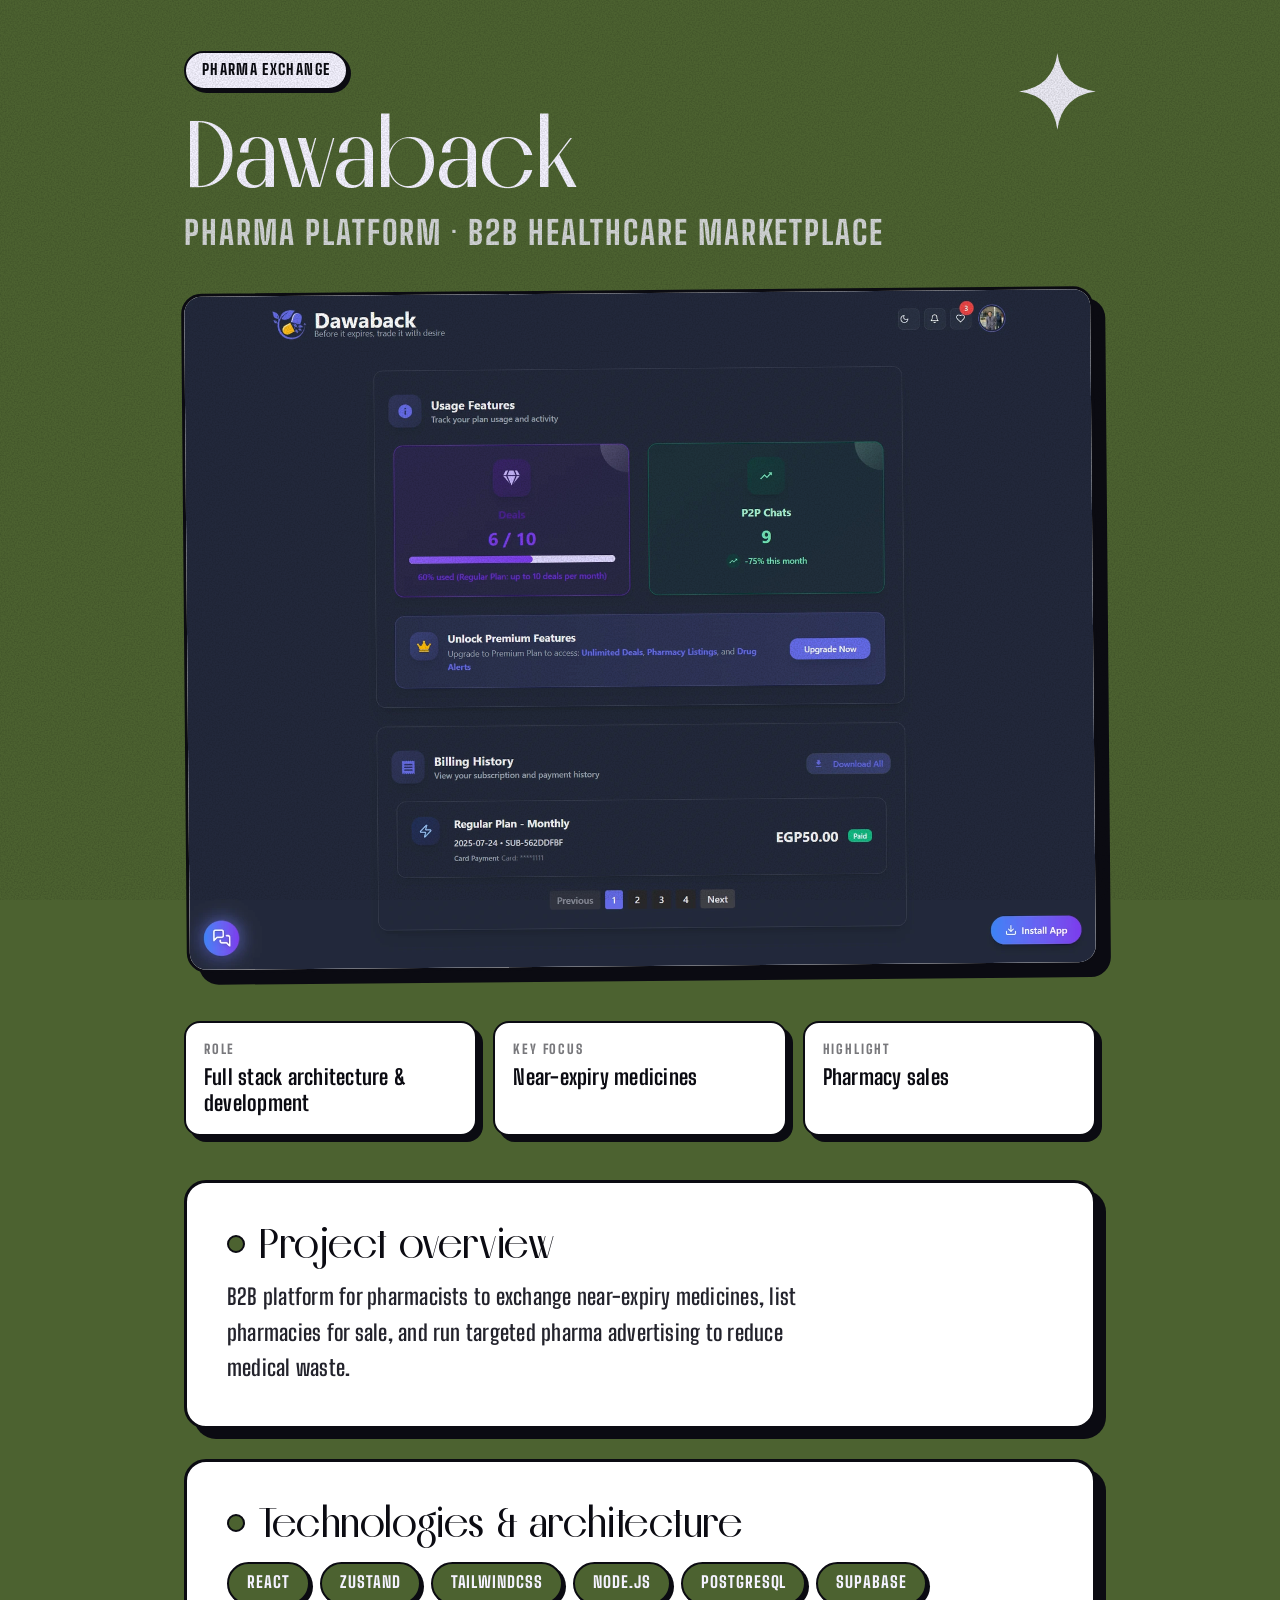
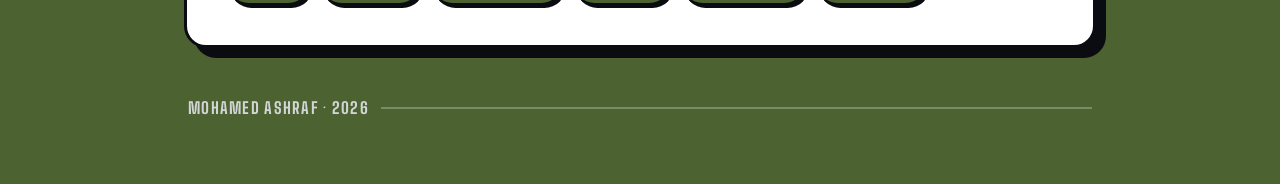
<file: work/dawaback.html>
﻿<!doctype html>
<html lang="en">

<head>
  <meta charset="utf-8">
  <meta name="viewport" content="width=device-width, initial-scale=1">
  <title>Dawaback — Pharma Platform — Case Study</title>
  <link rel="stylesheet" href="case.css?v=20261103">
</head>

<body style="--accent:#4C6230">
  <div class="grain" aria-hidden="true"></div>

  <div class="wrap">
    <header class="head">
      <svg class="spark" viewBox="0 0 24 24" aria-hidden="true">
        <path d="M12 0 Q13.4 10.6 24 12 Q13.4 13.4 12 24 Q10.6 13.4 0 12 Q10.6 10.6 12 0 Z" />
      </svg>
      <p class="tag">Pharma Exchange</p>
      <h1>Dawaback<span class="thin">Pharma platform · B2B healthcare marketplace</span></h1>
    </header>

    <figure class="cover">
      <img src="dawaback-cover.webp" alt="Dawaback dashboard showing pharmacy exchange usage and subscriptions">
    </figure>

    <dl class="meta">
      <div class="cell">
        <dt>Role</dt>
        <dd>Full stack architecture &amp; development</dd>
      </div>
      <div class="cell">
        <dt>Key focus</dt>
        <dd>Near-expiry medicines</dd>
      </div>
      <div class="cell">
        <dt>Highlight</dt>
        <dd>Pharmacy sales</dd>
      </div>
    </dl>

    <section class="card">
      <h2>Project overview</h2>
      <p>B2B platform for pharmacists to exchange near-expiry medicines, list pharmacies for sale, and run
        targeted pharma advertising to reduce medical waste.</p>
    </section>

    <section class="card">
      <h2>Technologies &amp; architecture</h2>
      <ul class="stack">
        <li>React</li>
        <li>Zustand</li>
        <li>TailwindCSS</li>
        <li>Node.js</li>
        <li>PostgreSQL</li>
        <li>Supabase</li>
      </ul>
    </section>

    <p class="foot">Mohamed Ashraf · 2026</p>
  </div>
</body>

</html>
</file>
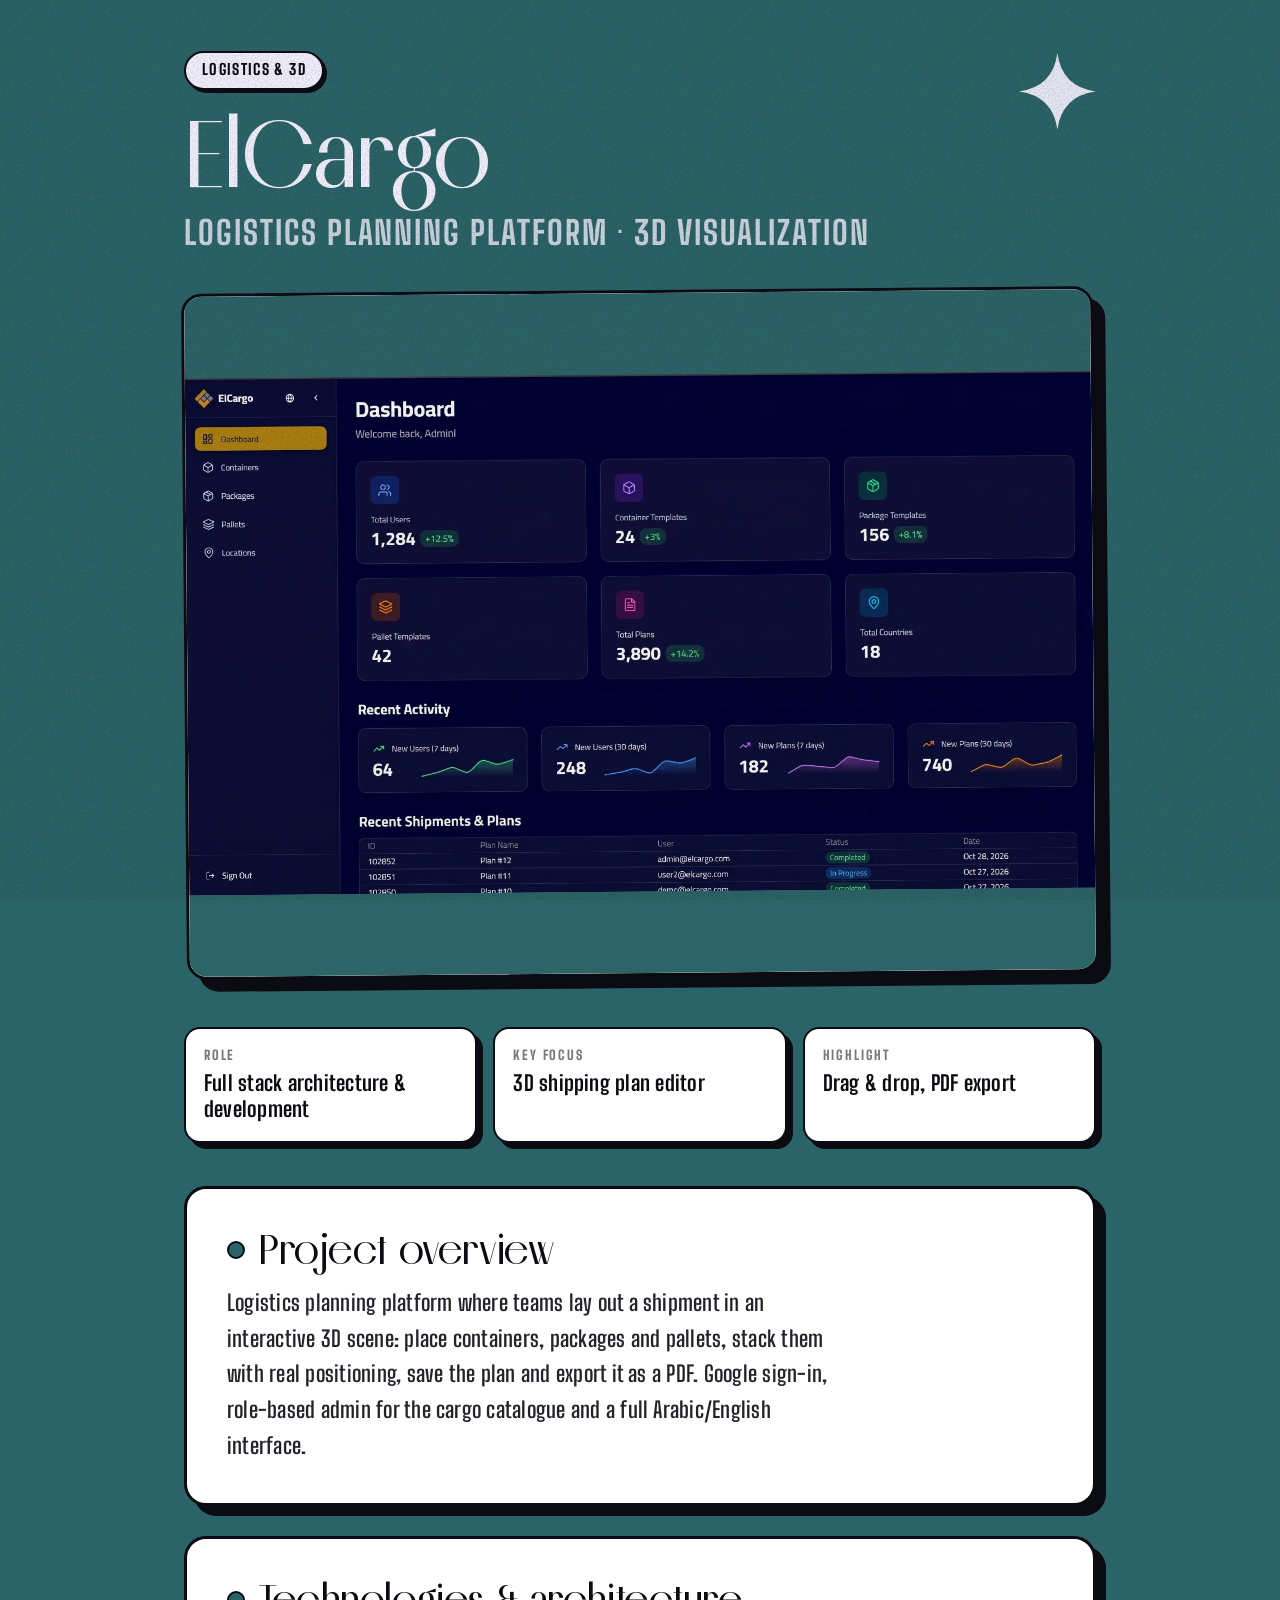
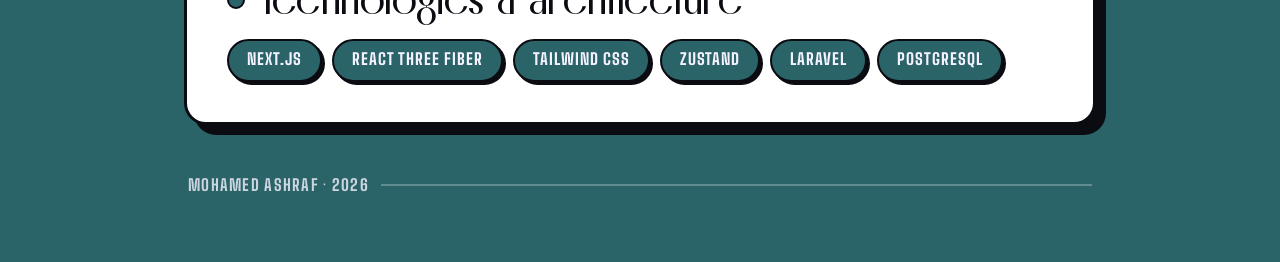
<file: work/elcargo.html>
﻿<!doctype html>
<html lang="en">

<head>
  <meta charset="utf-8">
  <meta name="viewport" content="width=device-width, initial-scale=1">
  <title>ElCargo — Logistics Planning Platform — Case Study</title>
  <link rel="stylesheet" href="case.css?v=20261104">
</head>

<body style="--accent:#2B6468">
  <div class="grain" aria-hidden="true"></div>

  <div class="wrap">
    <header class="head">
      <svg class="spark" viewBox="0 0 24 24" aria-hidden="true">
        <path d="M12 0 Q13.4 10.6 24 12 Q13.4 13.4 12 24 Q10.6 13.4 0 12 Q10.6 10.6 12 0 Z" />
      </svg>
      <p class="tag">Logistics &amp; 3D</p>
      <h1>ElCargo<span class="thin">Logistics planning platform · 3D visualization</span></h1>
    </header>

    <figure class="cover">
      <img src="elcargo-cover.webp?v=20261104c" alt="ElCargo admin panel with the cargo and plan management dashboard">
    </figure>

    <dl class="meta">
      <div class="cell">
        <dt>Role</dt>
        <dd>Full stack architecture &amp; development</dd>
      </div>
      <div class="cell">
        <dt>Key focus</dt>
        <dd>3D shipping plan editor</dd>
      </div>
      <div class="cell">
        <dt>Highlight</dt>
        <dd>Drag &amp; drop, PDF export</dd>
      </div>
    </dl>

    <section class="card">
      <h2>Project overview</h2>
      <p>Logistics planning platform where teams lay out a shipment in an interactive 3D scene: place containers,
        packages and pallets, stack them with real positioning, save the plan and export it as a PDF. Google sign-in,
        role-based admin for the cargo catalogue and a full Arabic/English interface.</p>
    </section>

    <section class="card">
      <h2>Technologies &amp; architecture</h2>
      <ul class="stack">
        <li>Next.js</li>
        <li>React Three Fiber</li>
        <li>Tailwind CSS</li>
        <li>Zustand</li>
        <li>Laravel</li>
        <li>PostgreSQL</li>
      </ul>
    </section>

    <p class="foot">Mohamed Ashraf · 2026</p>
  </div>
</body>

</html>
</file>
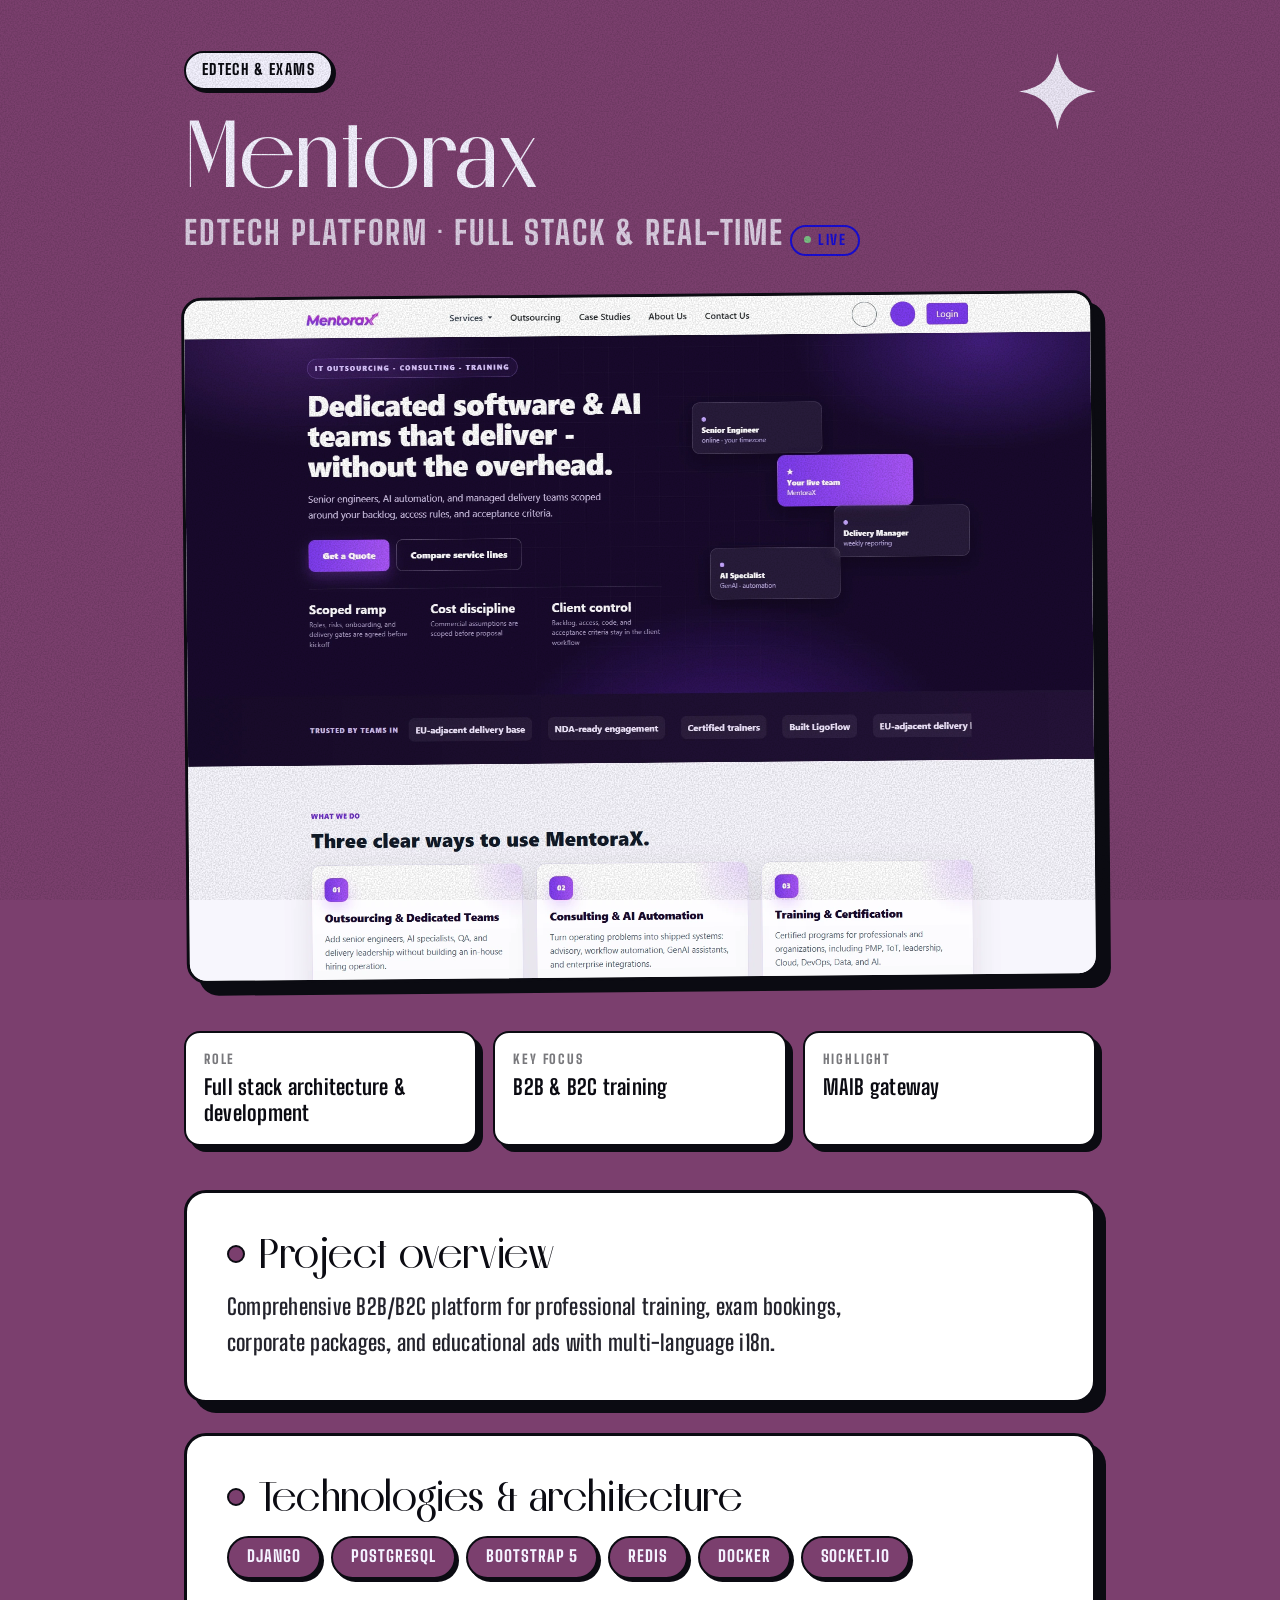
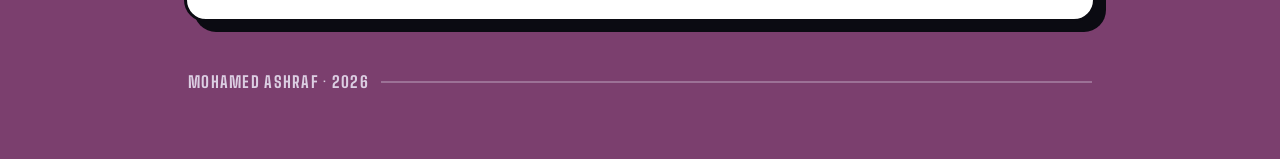
<file: work/mentorax.html>
﻿<!doctype html>
<html lang="en">

<head>
  <meta charset="utf-8">
  <meta name="viewport" content="width=device-width, initial-scale=1">
  <title>Mentorax — EdTech Platform — Case Study</title>
  <link rel="stylesheet" href="case.css?v=20261103">
</head>

<body style="--accent:#7B3F6E">
  <div class="grain" aria-hidden="true"></div>

  <div class="wrap">
    <header class="head">
      <svg class="spark" viewBox="0 0 24 24" aria-hidden="true">
        <path d="M12 0 Q13.4 10.6 24 12 Q13.4 13.4 12 24 Q10.6 13.4 0 12 Q10.6 10.6 12 0 Z" />
      </svg>
      <p class="tag">EdTech &amp; Exams</p>
      <h1>Mentorax<span class="thin">EdTech platform · Full stack &amp; real-time<a class="live"
            href="https://www.mentorax.net/" target="_blank" rel="noopener">Live</a></span></h1>
    </header>

    <figure class="cover">
      <img src="mentorax-cover.webp" alt="MentoraX website showing software and AI delivery services">
    </figure>

    <dl class="meta">
      <div class="cell">
        <dt>Role</dt>
        <dd>Full stack architecture &amp; development</dd>
      </div>
      <div class="cell">
        <dt>Key focus</dt>
        <dd>B2B &amp; B2C training</dd>
      </div>
      <div class="cell">
        <dt>Highlight</dt>
        <dd>MAIB gateway</dd>
      </div>
    </dl>

    <section class="card">
      <h2>Project overview</h2>
      <p>Comprehensive B2B/B2C platform for professional training, exam bookings, corporate packages, and
        educational ads with multi-language i18n.</p>
    </section>

    <section class="card">
      <h2>Technologies &amp; architecture</h2>
      <ul class="stack">
        <li>Django</li>
        <li>PostgreSQL</li>
        <li>Bootstrap 5</li>
        <li>Redis</li>
        <li>Docker</li>
        <li>Socket.io</li>
      </ul>
    </section>

    <p class="foot">Mohamed Ashraf · 2026</p>
  </div>
</body>

</html>
</file>
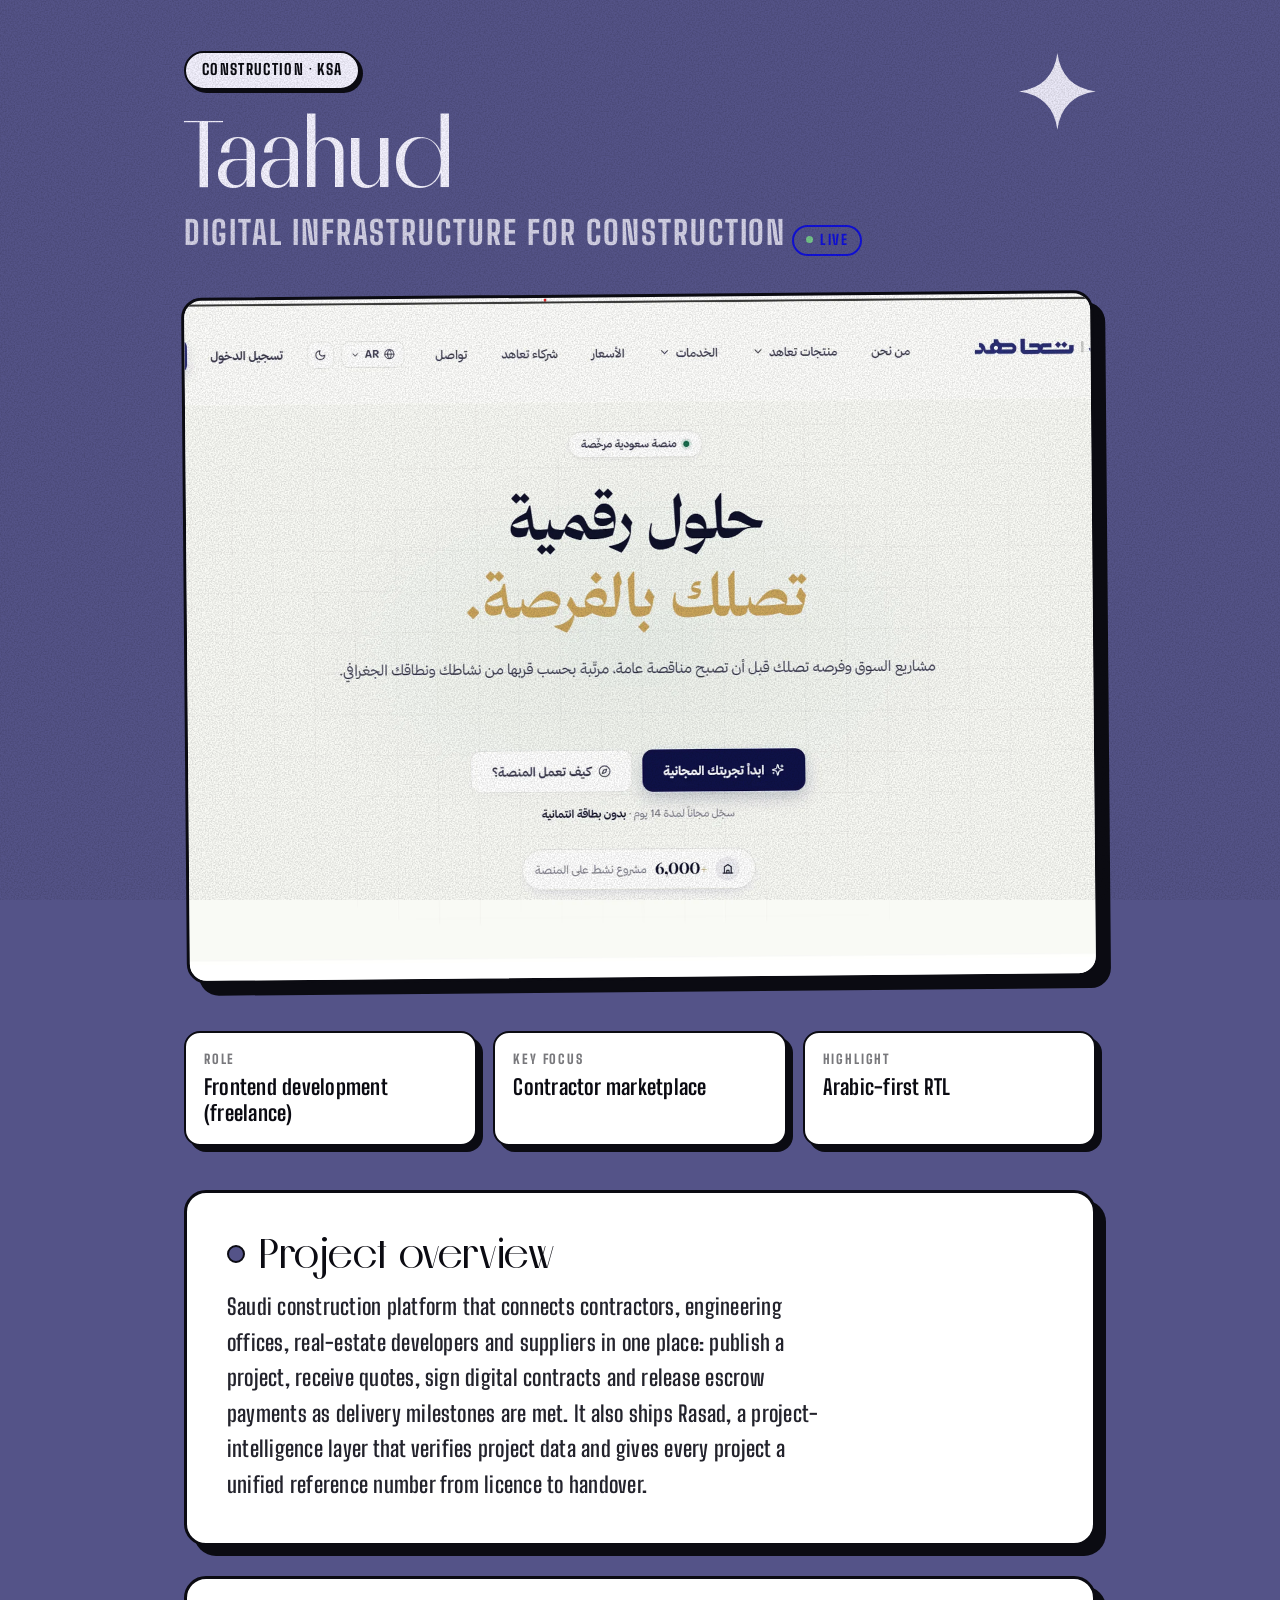
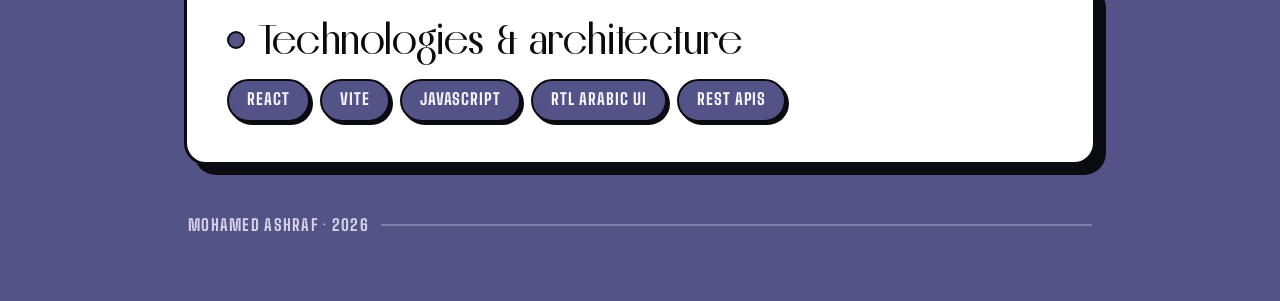
<file: work/taahud.html>
<!doctype html>
<html lang="en">

<head>
  <meta charset="utf-8">
  <meta name="viewport" content="width=device-width, initial-scale=1">
  <title>Taahud — Construction Platform — Case Study</title>
  <link rel="stylesheet" href="case.css?v=20261104">
</head>

<body style="--accent:#545388">
  <div class="grain" aria-hidden="true"></div>

  <div class="wrap">
    <header class="head">
      <svg class="spark" viewBox="0 0 24 24" aria-hidden="true">
        <path d="M12 0 Q13.4 10.6 24 12 Q13.4 13.4 12 24 Q10.6 13.4 0 12 Q10.6 10.6 12 0 Z" />
      </svg>
      <p class="tag">Construction · KSA</p>
      <h1>Taahud<span class="thin">Digital infrastructure for construction<a class="live" href="https://taahud.sa/"
            target="_blank" rel="noopener">Live</a></span></h1>
    </header>

    <figure class="cover">
      <img src="taahud-cover.webp" alt="Taahud platform landing page in Arabic">
    </figure>

    <dl class="meta">
      <div class="cell">
        <dt>Role</dt>
        <dd>Frontend development (freelance)</dd>
      </div>
      <div class="cell">
        <dt>Key focus</dt>
        <dd>Contractor marketplace</dd>
      </div>
      <div class="cell">
        <dt>Highlight</dt>
        <dd>Arabic-first RTL</dd>
      </div>
    </dl>

    <section class="card">
      <h2>Project overview</h2>
      <p>Saudi construction platform that connects contractors, engineering offices, real-estate developers and
        suppliers in one place: publish a project, receive quotes, sign digital contracts and release escrow payments as
        delivery milestones are met. It also ships Rasad, a project-intelligence layer that verifies project data and
        gives every project a unified reference number from licence to handover.</p>
    </section>

    <section class="card">
      <h2>Technologies &amp; architecture</h2>
      <ul class="stack">
        <li>React</li>
        <li>Vite</li>
        <li>JavaScript</li>
        <li>RTL Arabic UI</li>
        <li>REST APIs</li>
      </ul>
    </section>

    <p class="foot">Mohamed Ashraf · 2026</p>
  </div>
</body>

</html>
</file>
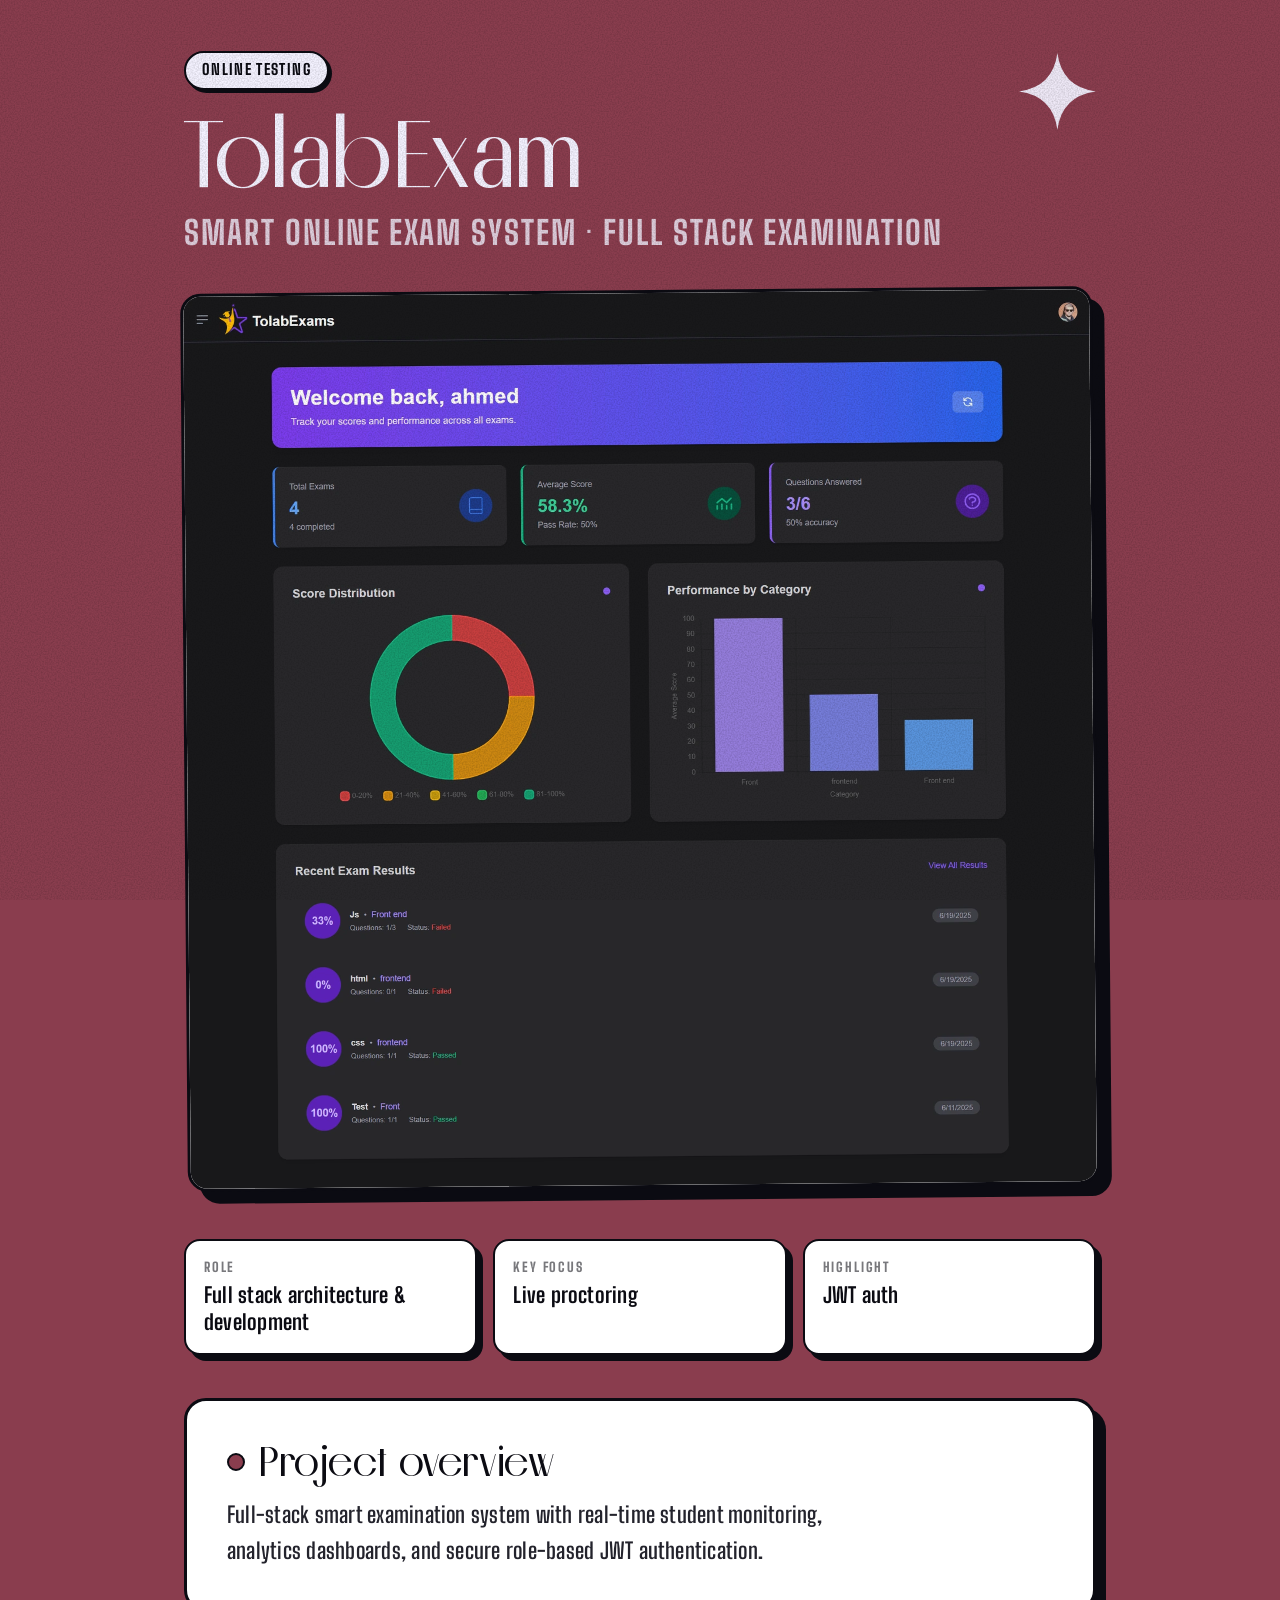
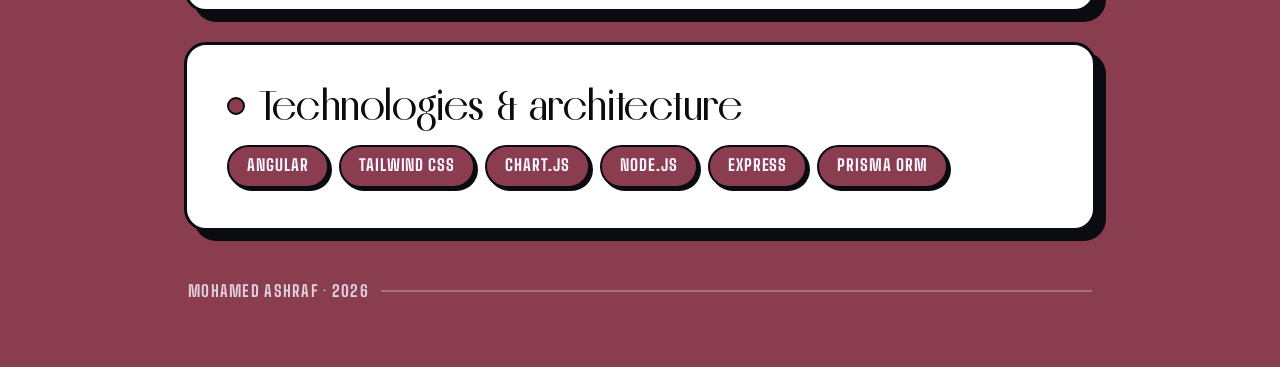
<file: work/tolabexam.html>
﻿<!doctype html>
<html lang="en">

<head>
  <meta charset="utf-8">
  <meta name="viewport" content="width=device-width, initial-scale=1">
  <title>TolabExam — Smart Online Exam System — Case Study</title>
  <link rel="stylesheet" href="case.css?v=20261103">
</head>

<body style="--accent:#8A3D4E">
  <div class="grain" aria-hidden="true"></div>

  <div class="wrap">
    <header class="head">
      <svg class="spark" viewBox="0 0 24 24" aria-hidden="true">
        <path d="M12 0 Q13.4 10.6 24 12 Q13.4 13.4 12 24 Q10.6 13.4 0 12 Q10.6 10.6 12 0 Z" />
      </svg>
      <p class="tag">Online Testing</p>
      <h1>TolabExam<span class="thin">Smart online exam system · Full stack examination</span></h1>
    </header>

    <figure class="cover">
      <img src="tolabexam-cover.webp" alt="TolabExams dashboard showing exam scores and performance charts">
    </figure>

    <dl class="meta">
      <div class="cell">
        <dt>Role</dt>
        <dd>Full stack architecture &amp; development</dd>
      </div>
      <div class="cell">
        <dt>Key focus</dt>
        <dd>Live proctoring</dd>
      </div>
      <div class="cell">
        <dt>Highlight</dt>
        <dd>JWT auth</dd>
      </div>
    </dl>

    <section class="card">
      <h2>Project overview</h2>
      <p>Full-stack smart examination system with real-time student monitoring, analytics dashboards, and secure
        role-based JWT authentication.</p>
    </section>

    <section class="card">
      <h2>Technologies &amp; architecture</h2>
      <ul class="stack">
        <li>Angular</li>
        <li>Tailwind CSS</li>
        <li>Chart.js</li>
        <li>Node.js</li>
        <li>Express</li>
        <li>Prisma ORM</li>
      </ul>
    </section>

    <p class="foot">Mohamed Ashraf · 2026</p>
  </div>
</body>

</html>
</file>
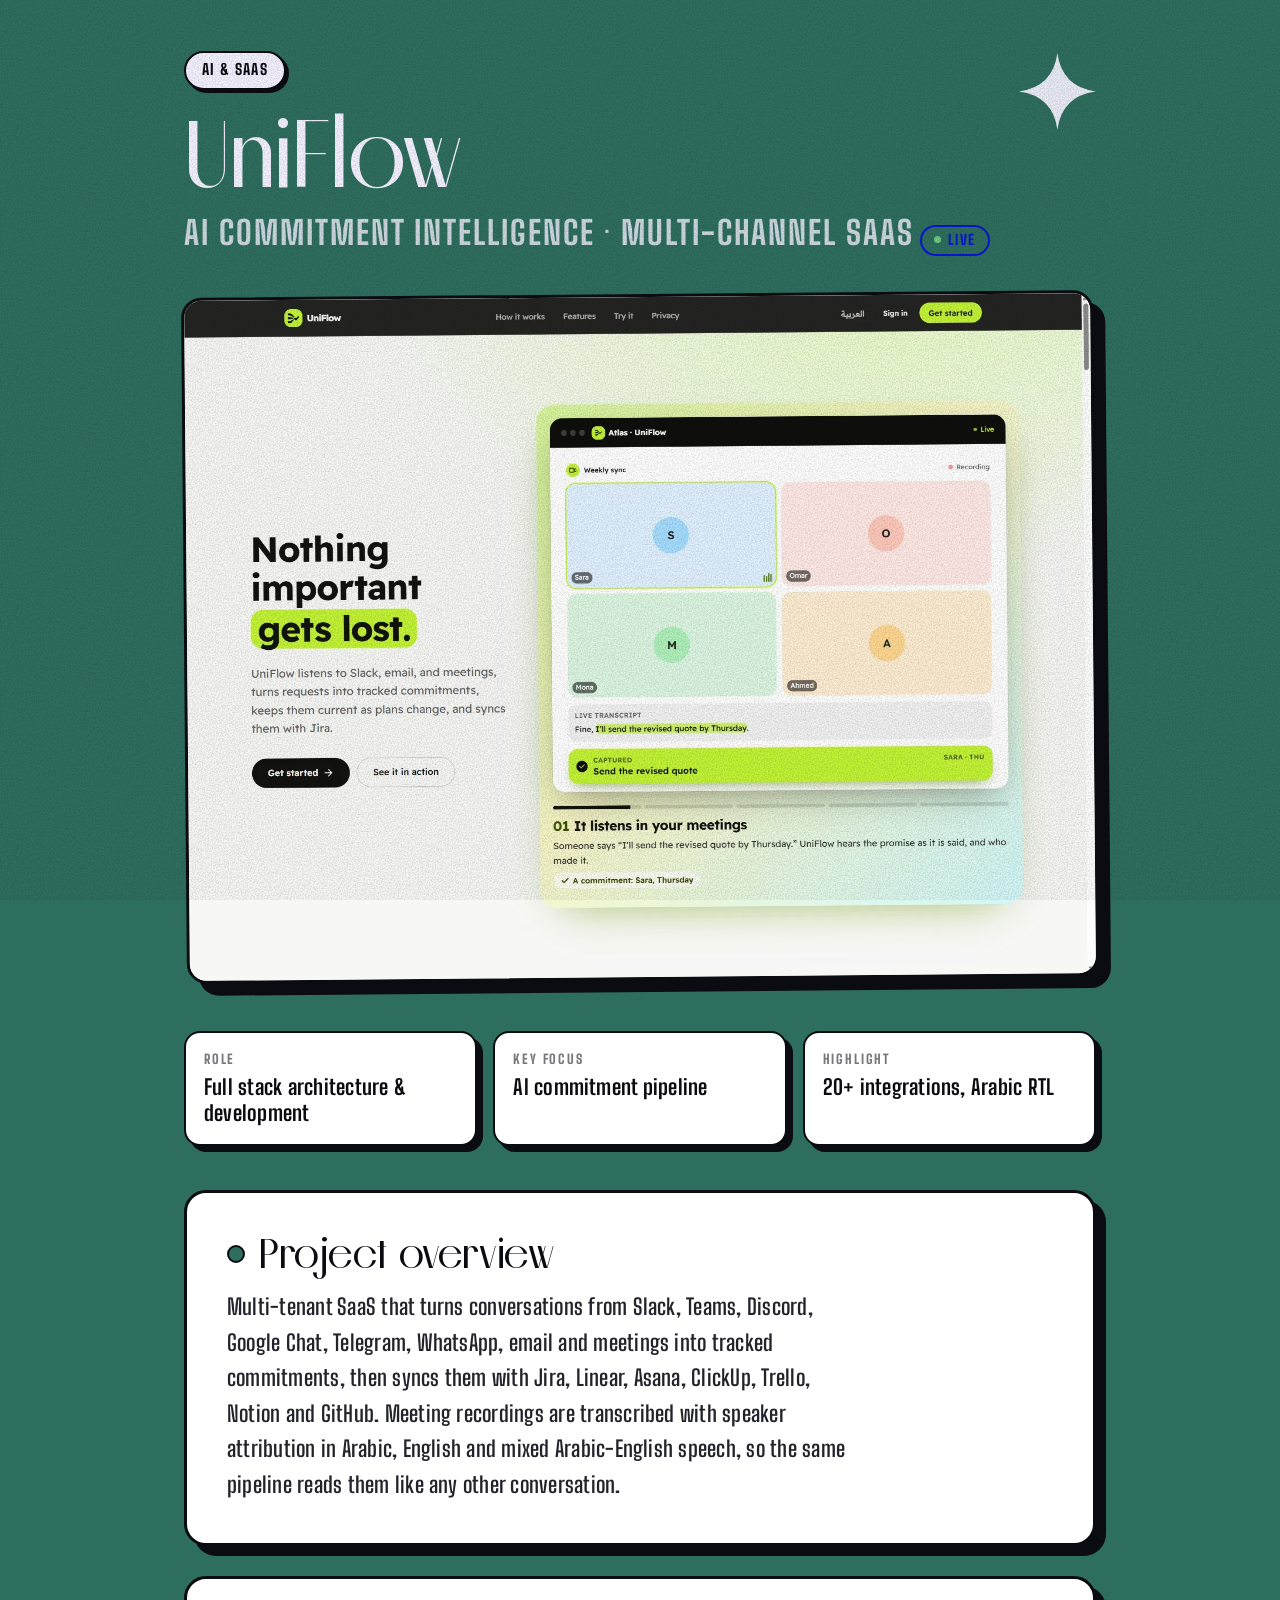
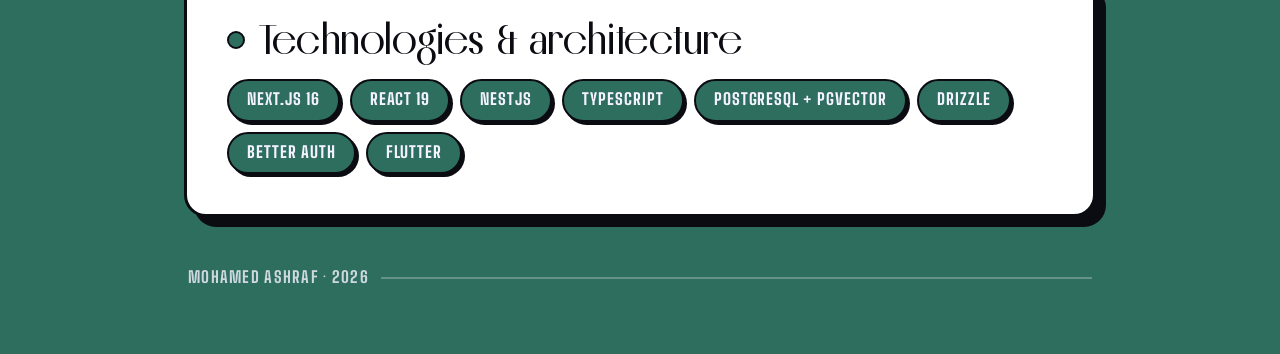
<file: work/uniflow.html>
<!doctype html>
<html lang="en">

<head>
  <meta charset="utf-8">
  <meta name="viewport" content="width=device-width, initial-scale=1">
  <title>UniFlow — AI Commitment Intelligence — Case Study</title>
  <link rel="stylesheet" href="case.css?v=20261119">
</head>

<body style="--accent:#2E6E5E">
  <div class="grain" aria-hidden="true"></div>

  <div class="wrap">
    <header class="head">
      <svg class="spark" viewBox="0 0 24 24" aria-hidden="true">
        <path d="M12 0 Q13.4 10.6 24 12 Q13.4 13.4 12 24 Q10.6 13.4 0 12 Q10.6 10.6 12 0 Z" />
      </svg>
      <p class="tag">AI &amp; SaaS</p>
      <h1>UniFlow<span class="thin">AI commitment intelligence · Multi-channel SaaS<a class="live"
            href="https://uniflow.duckdns.org/" target="_blank" rel="noopener">Live</a></span></h1>
    </header>

    <figure class="cover">
      <img src="uniflow-cover.webp" alt="UniFlow landing page showing commitments tracked across chat, email and meetings">
    </figure>

    <dl class="meta">
      <div class="cell">
        <dt>Role</dt>
        <dd>Full stack architecture &amp; development</dd>
      </div>
      <div class="cell">
        <dt>Key focus</dt>
        <dd>AI commitment pipeline</dd>
      </div>
      <div class="cell">
        <dt>Highlight</dt>
        <dd>20+ integrations, Arabic RTL</dd>
      </div>
    </dl>

    <section class="card">
      <h2>Project overview</h2>
      <p>Multi-tenant SaaS that turns conversations from Slack, Teams, Discord, Google Chat, Telegram, WhatsApp, email
        and meetings into tracked commitments, then syncs them with Jira, Linear, Asana, ClickUp, Trello, Notion and
        GitHub. Meeting recordings are transcribed with speaker attribution in Arabic, English and mixed
        Arabic-English speech, so the same pipeline reads them like any other conversation.</p>
    </section>

    <section class="card">
      <h2>Technologies &amp; architecture</h2>
      <ul class="stack">
        <li>Next.js 16</li>
        <li>React 19</li>
        <li>NestJS</li>
        <li>TypeScript</li>
        <li>PostgreSQL + pgvector</li>
        <li>Drizzle</li>
        <li>Better Auth</li>
        <li>Flutter</li>
      </ul>
    </section>

    <p class="foot">Mohamed Ashraf · 2026</p>
  </div>
</body>

</html>
</file>
<file: fonts.css>
@font-face{font-family:"Big Shoulders";src:url("fonts/bigshoulders-var.woff2?v=20261102") format("woff2");font-weight:100 900;font-display:swap}
@font-face{font-family:"Melodrama";src:url("fonts/melodrama-500.woff2?v=20261102") format("woff2");font-weight:500;font-display:swap}
@font-face{font-family:"Melodrama";src:url("fonts/melodrama-700.woff2?v=20261102") format("woff2");font-weight:700;font-display:swap}
@font-face{font-family:"Mighty Ditey NF";src:url("fonts/melodrama-500.woff2?v=20261102") format("woff2");font-weight:400 900;size-adjust:86%;font-display:swap}
</file>
<file: style.css>
/* Portfolio Stylesheet — Exact Production CSS */

@font-face {
  font-family: "Exposit Trial";
  src: local("Big Shoulders Display"), local("Big Shoulders");
  font-weight: 100 900;
}
@font-face {
  font-family: "Exposit";
  src: local("Big Shoulders Display"), local("Big Shoulders");
  font-weight: 100 900;
}


:root{
  --ink:#000;
  --paper:#fff;
  --sel:#0D99FF;
  --sel-deep:#0A6FC2;
  --fg:#F4F2FF;
  --lav:#BABAFB;
  --turmeric:#545388;
  --hibiscus:#7B3F6E;
  --monsoon:#3E5591;
  --backwater:#2B6468;
  --leaf:#4C6230;
  --kokum:#8A3D4E;
  --pad:clamp(16px,2.2vw,32px);
}
*{box-sizing:border-box;margin:0;padding:0}
html,body{background:var(--ink);color:var(--fg)}
/* phone notice: the site is built for a bigger screen */
.notice{position:fixed;left:12px;right:12px;bottom:calc(14px + env(safe-area-inset-bottom));z-index:95;max-width:520px;margin:0 auto;display:flex;gap:12px;align-items:flex-start;padding:14px 14px 14px 12px;border:2.5px solid #000;border-radius:18px;background:#fff;color:#000;box-shadow:4px 4px 0 #000;transform:translateY(calc(100% + 40px));transition:transform .55s cubic-bezier(.2,.9,.2,1.1)}
.notice[hidden]{display:none}
.notice.show{transform:none}
.notice-moon{width:30px;height:30px;flex:0 0 auto;margin-top:2px}
.notice-title{font-family:"Melodrama","NameFallback","Playfair Display",serif;font-size:21px;line-height:1.05;font-weight:500}
.notice-text{margin-top:5px;font-size:15px;line-height:1.3;font-weight:520;opacity:.8}
.notice-actions{display:flex;gap:8px;margin-top:11px}
.notice-actions button{height:34px;padding:0 14px;border:2px solid #000;border-radius:999px;font:inherit;font-size:14px;font-weight:700;text-transform:uppercase;letter-spacing:.03em;color:#000}
.notice-actions .solid{background:#000;color:#fff}
@media (prefers-reduced-motion:reduce){.notice{transition:none}}
/* case study viewer: opens over the site, the site stays where you left it */
.cs{position:fixed;inset:0;z-index:100;display:flex;flex-direction:column;background:var(--paper);transform:translateY(100%);visibility:hidden;will-change:transform;transition:transform .58s cubic-bezier(.7,0,.2,1),visibility 0s .58s}
.cs.open{transform:translateY(0);visibility:visible;transition:transform .58s cubic-bezier(.7,0,.2,1),visibility 0s}
.cs-bar{flex:0 0 auto;display:flex;align-items:center;justify-content:space-between;gap:16px;height:60px;padding:0 20px;background:var(--ink);color:#fff}
.cs-back{display:inline-flex;align-items:center;gap:10px;height:38px;padding:0 18px 0 14px;border:2px solid rgba(255,255,255,.5);border-radius:999px;color:#fff;font:inherit;font-size:17px;font-weight:620;letter-spacing:.02em;text-transform:uppercase;transition:background .2s,color .2s,border-color .2s}
.cs-back:hover,.cs-back:focus-visible{background:#fff;color:var(--ink);border-color:#fff}
.cs-back svg{width:18px;height:18px;transition:transform .25s cubic-bezier(.2,.8,.2,1)}
.cs-back:hover svg{transform:translateX(-3px)}
.cs-dl{flex:0 0 auto;text-decoration:none}
.cs-dl[hidden]{display:none}
.cs-dl:hover svg{transform:translateY(2px)}
.cs-bar .cs-title{flex:1 1 auto;min-width:0;text-align:right}
.cs-title{font-size:17px;font-weight:620;letter-spacing:.02em;text-transform:uppercase;opacity:.7;white-space:nowrap;overflow:hidden;text-overflow:ellipsis}
.cs-body{position:relative;flex:1 1 auto;display:flex;background:var(--paper)}
.cs iframe{flex:1 1 auto;width:100%;border:0;background:transparent;opacity:0;transition:opacity .35s}
.cs-load{position:absolute;inset:0;display:grid;place-items:center;pointer-events:none;transition:opacity .3s}
.cs-load i{width:34px;height:34px;border-radius:50%;border:3px solid rgba(0,0,0,.12);border-top-color:#545388;animation:csspin .8s linear infinite}
.cs.ready .cs-load{opacity:0}
@keyframes csspin{to{transform:rotate(360deg)}}
.cs iframe.ready{opacity:1}
@media (prefers-reduced-motion:reduce){.cs-load i{animation-duration:2.4s}}
html.cs-lock,html.cs-lock body{overflow:hidden}
@media (prefers-reduced-motion:reduce){.cs,.cs.open,.cs iframe{transition:none}}
body{font-family:"Big Shoulders",system-ui,sans-serif;font-weight:500;letter-spacing:.012em;-webkit-font-smoothing:antialiased}
.caps{text-transform:uppercase;letter-spacing:.01em}
.amp,.hi-line{font-family:"Exposit Trial","Exposit","Big Shoulders",sans-serif}
.amp .s{font-size:.74em}
.amp .u{display:inline-block;transform:translateY(-.1em)}
a,button{color:inherit;font:inherit;letter-spacing:inherit}
button{background:none;border:0;cursor:pointer}
a:focus-visible,button:focus-visible{outline:3px solid var(--sel);outline-offset:4px;border-radius:6px}

/* the stage: a rounded canvas inside a black frame */
.frame{position:fixed;inset:0;padding:clamp(6px,0.9vw,12px);z-index:1}
.stage{--bg:#545388;position:relative;width:100%;height:100%;border-radius:clamp(12px,1.6vw,22px);overflow:hidden;background:var(--bg)}
.grain{position:absolute;inset:0;pointer-events:none;z-index:80;overflow:hidden}
.grain i{position:absolute;inset:0;display:block}
.grain .g1{opacity:.22;mix-blend-mode:screen;background-image:url("data:image/svg+xml;utf8,<svg xmlns='http://www.w3.org/2000/svg' width='260' height='260'><filter id='n'><feTurbulence type='fractalNoise' baseFrequency='.62' numOctaves='2' stitchTiles='stitch'/><feColorMatrix values='0 0 0 0 1  0 0 0 0 1  0 0 0 0 1  0 0 0 1.6 -0.55'/></filter><rect width='100%' height='100%' filter='url(%23n)'/></svg>")}
.grain .g2{opacity:.3;mix-blend-mode:multiply;background-image:url("data:image/svg+xml;utf8,<svg xmlns='http://www.w3.org/2000/svg' width='240' height='240'><filter id='n'><feTurbulence type='fractalNoise' baseFrequency='.7' numOctaves='2' stitchTiles='stitch'/><feColorMatrix values='0 0 0 0 0  0 0 0 0 0  0 0 0 0 0  0 0 0 1.5 -0.5'/></filter><rect width='100%' height='100%' filter='url(%23n)'/></svg>")}
.grain .g3{inset:-60%;opacity:.16;mix-blend-mode:screen;background-image:url("data:image/svg+xml;utf8,<svg xmlns='http://www.w3.org/2000/svg' width='180' height='180'><filter id='n'><feTurbulence type='fractalNoise' baseFrequency='1.1' numOctaves='1' stitchTiles='stitch'/><feColorMatrix values='0 0 0 0 1  0 0 0 0 1  0 0 0 0 1  0 0 0 2 -0.8'/></filter><rect width='100%' height='100%' filter='url(%23n)'/></svg>");animation:film .7s steps(1) infinite}
@keyframes film{0%{transform:translate(0,0)}14%{transform:translate(-7%,4%)}28%{transform:translate(5%,-8%)}42%{transform:translate(-11%,-3%)}57%{transform:translate(9%,7%)}71%{transform:translate(-4%,10%)}85%{transform:translate(12%,-6%)}}
.dust{position:absolute;inset:0;width:100%;height:100%;pointer-events:none;z-index:1}
.scroll-space{height:2850vh;position:relative;z-index:0}

/* header */
.top{position:absolute;top:0;left:0;right:0;display:flex;justify-content:space-between;align-items:center;padding:var(--pad);z-index:60;gap:16px}
.brand{display:flex;align-items:center;gap:14px;font-weight:800;font-size:18px;letter-spacing:.03em;text-transform:uppercase}
.status{display:inline-flex;align-items:center;gap:8px;padding:6px 12px 6px 10px;border:1.5px solid rgba(244,242,255,.55);border-radius:999px;font-size:15px;text-transform:none;letter-spacing:.02em;font-weight:550;background:rgba(255,255,255,.08)}
.status i{width:8px;height:8px;border-radius:50%;background:#7CE38B;box-shadow:0 0 0 0 rgba(19,138,54,.6);animation:pulse 2.4s infinite}
@keyframes pulse{0%{box-shadow:0 0 0 0 rgba(19,138,54,.55)}70%{box-shadow:0 0 0 9px rgba(19,138,54,0)}100%{box-shadow:0 0 0 0 rgba(19,138,54,0)}}
.nav{display:flex;gap:clamp(12px,2vw,28px);font-size:18px;text-transform:uppercase;letter-spacing:.03em;font-weight:600}
.nav button{position:relative;padding:4px 0;text-transform:inherit}
.nav button::after{content:"";position:absolute;left:0;right:0;bottom:0;height:2px;background:var(--fg);transform:scaleX(0);transform-origin:left;transition:transform .35s cubic-bezier(.2,.8,.2,1)}
.nav button:hover::after{transform:scaleX(1)}

/* layers */
.layer{position:absolute;inset:0;display:grid;place-items:center;visibility:hidden;opacity:0;pointer-events:none;z-index:2}
.layer a,.layer button,.layer .proj{pointer-events:auto}
.layer.is-first{visibility:visible;opacity:1}

/* hero */
#hero{z-index:2}
.hero-inner{position:absolute;inset:0;will-change:transform}
.hero-top{position:absolute;left:0;right:0;top:clamp(78px,11.5vh,120px);display:flex;flex-direction:column;align-items:center;text-align:center;z-index:3}
.kicker{font-family:"Exposit Trial","Exposit","Big Shoulders",sans-serif;color:var(--lav);font-size:clamp(17px,1.7vw,26px);font-weight:700;text-transform:uppercase;letter-spacing:.04em;margin-bottom:clamp(2px,.6vh,8px)}
.name-wrap{position:relative;display:inline-block}
.name{display:block;font-family:"Mighty Ditey NF","MightyDiteyNF","Mighty Ditey","NameFallback","Melodrama",serif;font-weight:400;text-transform:uppercase;color:#fff;font-size:min(10.8vw,19vh);line-height:.86;letter-spacing:0;white-space:nowrap;padding:.04em .04em 0;max-width:92vw}
.sel{position:absolute;left:-18px;top:-3px;width:0;height:0;border:2px solid var(--sel);pointer-events:none;opacity:0}
.sel.done{right:-18px;bottom:-14px;width:auto;height:auto}
.sel span{position:absolute;width:11px;height:11px;background:var(--paper);border:2px solid var(--sel)}
.sel span:nth-child(1){left:-6px;top:-6px}.sel span:nth-child(2){right:-6px;top:-6px}
.sel span:nth-child(3){left:-6px;bottom:-6px}.sel span:nth-child(4){right:-6px;bottom:-6px}
.dim{position:absolute;right:-18px;top:-30px;font-style:normal;background:var(--sel-deep);color:#fff;font-size:12px;font-weight:600;padding:3px 7px;border-radius:4px;white-space:nowrap;opacity:0}
.phrase{--gap:calc(min(58vw,82vh) * .34);display:flex;justify-content:center;width:100%;margin-top:clamp(12px,1.8vh,20px);font-family:"Mighty Ditey NF","NameFallback","Melodrama",serif;text-transform:uppercase;color:var(--lav);opacity:.92;font-size:min(3.2vw,5.2vh);line-height:1;letter-spacing:.03em}
.phrase span{flex:1 1 0;white-space:nowrap}
.phrase span:first-child{text-align:right;padding-right:calc(var(--gap) / 2)}
.phrase span:last-child{text-align:left;padding-left:calc(var(--gap) / 2)}
.cursor{position:absolute;left:0;top:0;pointer-events:none;z-index:6;will-change:transform}
.cursor svg{display:block;width:22px;height:24px}
.cursor b{position:absolute;left:18px;top:20px;background:var(--sel-deep);color:#fff;font-size:12px;font-weight:650;padding:4px 8px;border-radius:0 8px 8px 8px;white-space:nowrap}

/* the character: shading follows the stage colour */
.skin{fill:color-mix(in srgb,var(--bg) 82%,#fff)}
.deep{fill:color-mix(in srgb,var(--bg) 35%,#000)}
.thru{fill:color-mix(in srgb,var(--bg) 70%,#000)}
.tint{fill:color-mix(in srgb,var(--bg) 75%,#fff)}
.me{position:absolute;left:50%;bottom:-6%;width:min(58vw,82vh);transform:translateX(-50%);z-index:4}
.me-svg{display:block;width:100%;height:auto;overflow:visible}
.dream{position:absolute;left:-26%;top:40%;display:flex;align-items:center;gap:.55em;padding:.5em .95em .5em .65em;border:2.5px solid #000;border-radius:14px;background:#fff;color:#000;font-size:clamp(14px,1.25vw,21px);line-height:1.05;transform:rotate(-7deg);box-shadow:4px 4px 0 #000;visibility:hidden;opacity:0;pointer-events:none;white-space:nowrap}
.dream .moon{width:1.9em;height:1.9em;flex:0 0 auto;animation:moonbob 3.2s ease-in-out infinite alternate}
.dream small{display:block;font-size:.66em;font-weight:620;text-transform:uppercase;letter-spacing:.06em;opacity:.65}
.dream b{display:block;font-family:"Melodrama","NameFallback","Playfair Display",serif;font-weight:500;font-size:1.28em;letter-spacing:-.005em}
@keyframes moonbob{from{transform:rotate(-12deg) translateY(-1px)}to{transform:rotate(8deg) translateY(2px)}}
@media (prefers-reduced-motion:reduce){.dream .moon{animation:none}}
html.rm .dream{visibility:visible;opacity:1}
.shirt{position:absolute;left:50%;top:76%;width:60%;transform:translateX(-50%);text-align:center;color:var(--lav)}
.role{font-size:clamp(14px,2vh,19px);line-height:1.35;font-weight:600;max-width:32ch;margin:0 auto;text-wrap:balance;text-align:center}
.role-title{display:block;white-space:nowrap}
.hint-m{display:none;margin-top:8px;font-size:12px;line-height:1;text-transform:uppercase;letter-spacing:.06em;font-weight:650;color:var(--fg)}
.hint-m span{display:inline-block;animation:hintbob 1.8s ease-in-out infinite}
@keyframes hintbob{0%,100%{transform:translateY(0)}50%{transform:translateY(3px)}}
@media (prefers-reduced-motion:reduce){.hint-m span{animation:none}}
.contact{position:absolute;left:0;right:0;top:-6%;display:flex;flex-direction:column;align-items:center;gap:clamp(6px,1.2vh,12px);visibility:hidden;opacity:0}
.contact h2{color:#fff;font-size:clamp(26px,5vh,52px);line-height:.95;font-weight:900;text-transform:uppercase}
.links{display:flex;flex-wrap:wrap;justify-content:center;gap:4px 16px}
.links a{text-decoration:none;font-size:clamp(14px,2.1vh,19px);font-weight:700;text-transform:uppercase;letter-spacing:.03em;border-bottom:1.5px solid transparent;transition:border-color .2s}
.links a:hover{border-bottom-color:var(--lav)}
.links a.primary{border-bottom-color:var(--lav)}
.mail-wrap{display:inline-flex;align-items:center;gap:6px}
.copy{position:relative;display:inline-grid;place-items:center;width:28px;height:28px;border-radius:8px;color:var(--lav);transition:background .2s,color .2s}
.copy:hover,.copy:focus-visible{background:rgba(255,255,255,.14);color:#fff}
.copy svg{grid-area:1/1;width:17px;height:17px;transition:opacity .2s,transform .25s cubic-bezier(.2,.8,.2,1)}
.copy .i-done{opacity:0;transform:scale(.5)}
.copy.done .i-copy{opacity:0;transform:scale(.5)}
.copy.done .i-done{opacity:1;transform:none}
.copy-tip{position:absolute;bottom:calc(100% + 6px);left:50%;transform:translate(-50%,4px);padding:3px 8px;border-radius:6px;background:#fff;color:#000;font-size:13px;font-weight:700;letter-spacing:.02em;white-space:nowrap;opacity:0;pointer-events:none;transition:opacity .2s,transform .2s}
.copy.done .copy-tip{opacity:1;transform:translate(-50%,0)}
.sr-only{position:absolute;width:1px;height:1px;margin:-1px;overflow:hidden;clip:rect(0 0 0 0);white-space:nowrap}
.hint{position:absolute;left:var(--pad);bottom:calc(var(--pad) + 44px);display:flex;flex-direction:column;align-items:flex-start;gap:10px;font-size:16px;text-transform:uppercase;letter-spacing:.04em;font-weight:600}
.hint .line{width:2px;height:38px;background:rgba(255,255,255,.2);position:relative;overflow:hidden}
.hint .line::after{content:"";position:absolute;left:0;top:-40%;width:100%;height:40%;background:var(--fg);animation:drip 1.8s cubic-bezier(.6,0,.3,1) infinite}
@keyframes drip{to{top:110%}}

/* tunnel of nested frames */
.tunnel{position:absolute;inset:0;pointer-events:none;visibility:hidden;opacity:0;will-change:transform}
.tunnel div{position:absolute;border:1.5px solid rgba(186,186,251,.55);background:rgba(0,0,0,.1)}

/* hello */
.hi-line{font-size:min(14vw,36vh);line-height:.9;font-weight:900;text-transform:uppercase;white-space:nowrap;will-change:transform}
.hi-line .wd{display:inline-block;white-space:nowrap}
.hi-line .ch{display:inline-block;will-change:transform}
.hi-line .ch.sm{font-size:.74em}
.cap{position:absolute;left:0;right:0;margin:0 auto;bottom:calc(var(--pad) + 64px);width:min(88vw,560px);text-align:center;font-size:clamp(18px,1.7vw,23px);line-height:1.35;font-weight:550}
#hiCap{text-wrap:balance}

/* systems */
.sys{position:relative;display:grid;place-items:center;width:100%;height:100%}
.sys-small{position:absolute;top:20%;font-size:clamp(26px,3vw,44px);font-weight:900;text-transform:uppercase}
.sys-word{--wg:100;font-size:min(19vw,40vh);line-height:.85;font-weight:var(--wg);text-transform:uppercase;white-space:nowrap;will-change:transform}
.kit{position:absolute;left:50%;top:56%;width:0;height:0}
.sw{position:absolute;width:46px;height:46px;margin:-23px 0 0 -23px;border-radius:50%;border:2.5px solid var(--ink)}
.card{position:absolute;left:-190px;top:-120px;width:380px;height:240px;background:var(--paper);border:2.5px solid var(--ink);border-radius:26px;opacity:0}
.card .bar{position:absolute;left:24px;height:12px;border-radius:6px;background:var(--ink)}
.card .bar.a{top:28px;width:52%}.card .bar.b{top:52px;width:34%;opacity:.35}
.card .btn{position:absolute;left:24px;bottom:22px;padding:10px 18px;border-radius:14px;background:var(--ink);color:var(--paper);font-size:14px;font-weight:650}
.card .tag{position:absolute;left:0;top:-24px;font-size:12px;color:var(--sel-deep);font-weight:650}

/* based */
.based{position:relative;width:100%;height:100%;display:grid;place-items:center}
.based-copy{display:flex;flex-direction:column;align-items:center;margin-top:-20vh}
.based-text{text-align:center;font-size:min(15vw,30vh);line-height:.84;font-weight:900;text-transform:uppercase}
.based-copy .cap{position:static;transform:none;margin-top:clamp(20px,3.5vh,36px);width:min(88vw,640px);text-wrap:pretty}
.based-text > span{display:block;white-space:nowrap}
.auto{position:absolute;left:0;bottom:calc(12% - 0.3%);width:clamp(170px,19vw,290px);will-change:transform}
.auto svg{display:block;width:100%;height:auto;overflow:visible;transform:scaleX(-1)}
.road{position:absolute;left:0;right:0;bottom:12%;height:2px;background:var(--fg);opacity:.8;transform:translateY(1px)}

/* work */
.work{align-items:center;justify-items:start}
.track{display:flex;align-items:center;gap:clamp(40px,6vw,110px);padding:0 var(--pad) 0 calc(var(--pad) + 2vw);will-change:transform}
.work-head{flex:0 0 auto;width:min(80vw,440px)}
.work-head h2{font-size:clamp(64px,10vw,170px);line-height:.84;font-weight:900;text-transform:uppercase}
.work-head p{margin-top:22px;font-size:clamp(18px,1.6vw,22px);line-height:1.35;max-width:30ch;font-weight:480;text-wrap:pretty}
.work-head .work-more{margin-top:14px;opacity:.75}
.work-more a{color:inherit;text-decoration:underline;text-decoration-thickness:1.5px;text-underline-offset:3px;transition:opacity .2s}
.work-more a:hover,.work-more a:focus-visible{opacity:.7}
.proj{flex:0 0 auto;width:clamp(290px,40vw,640px);text-decoration:none;display:block;cursor:pointer}
.proj:focus-visible{outline:3px solid var(--sel);outline-offset:6px;border-radius:6px}
.proj .label{display:flex;justify-content:space-between;align-items:center;gap:10px;font-size:16px;margin-bottom:8px;font-weight:620}
.proj .label em{font-style:normal;opacity:.7}
.proj .label .right{display:inline-flex;align-items:center;gap:9px;flex:0 0 auto}
.proj .live{display:inline-flex;align-items:center;gap:6px;padding:1px 10px 2px;border:1.5px solid currentColor;border-radius:999px;font-size:12.5px;font-weight:780;letter-spacing:.09em;text-transform:uppercase;text-decoration:none;white-space:nowrap;transition:background .2s,color .2s}
.proj .live::before{content:"";width:6px;height:6px;border-radius:50%;background:#7CE38B;flex:0 0 auto}
.proj .live:hover,.proj .live:focus-visible{background:var(--fg);color:var(--ink);outline:none}
.proj .live:hover::before,.proj .live:focus-visible::before{background:#1F9D4D}
.proj .cover{position:relative;aspect-ratio:4/3;max-height:52vh;width:100%;background:var(--paper);border:2.5px solid var(--ink);border-radius:18px;overflow:hidden;transition:transform .5s cubic-bezier(.2,.8,.2,1)}
.proj .cover img{display:block;width:100%;height:100%;object-fit:cover;object-position:top center}
.proj .cover::after{content:"";position:absolute;inset:-2px;border:3px solid var(--sel);border-radius:18px;opacity:0;transition:opacity .2s}
.proj:hover .cover,.proj:focus-visible .cover{transform:translateY(-6px) rotate(-.6deg)}
.proj:hover .cover::after{opacity:1}
.proj h3{margin-top:14px;font-family:"Melodrama","NameFallback","Playfair Display",serif;font-size:clamp(28px,2.8vw,42px);line-height:1;font-weight:500;letter-spacing:-.005em}
.proj p{margin-top:6px;font-size:18px;line-height:1.35;font-weight:480;max-width:44ch}
.ph{position:absolute;inset:0}
.ph small{position:absolute;right:12px;bottom:10px;font-size:11px;opacity:.55;font-weight:600}

/* about */
.about-inner{width:min(90vw,1080px)}
.about-inner .st{font-family:"Melodrama","NameFallback","Playfair Display",serif;font-size:clamp(40px,6vw,100px);line-height:.95;font-weight:500;letter-spacing:-.01em}
.about-inner .st span{display:block;overflow:hidden}
.about-inner .st span i{display:block;font-style:normal}
.about-sub{margin-top:clamp(16px,2.6vh,28px);font-size:clamp(18px,1.6vw,23px);line-height:1.4;font-weight:500;max-width:52ch;opacity:.9;text-wrap:pretty}
.facts{display:grid;grid-template-columns:repeat(3,1fr);gap:24px;margin-top:clamp(28px,5vh,56px);padding-top:20px;border-top:1.5px solid var(--fg)}
.facts dt{font-size:15px;text-transform:uppercase;letter-spacing:.05em;opacity:.75;font-weight:600}
.facts dd{margin-top:6px;font-size:clamp(19px,1.7vw,24px);line-height:1.25;font-weight:620}
.tools{display:flex;flex-wrap:wrap;gap:8px;margin-top:22px}
.tools span{padding:6px 12px;border-radius:8px;background:rgba(255,255,255,.12);font-size:17px;font-weight:560}
.more{display:flex;flex-wrap:wrap;gap:12px 22px;margin-top:26px;font-size:19px;text-transform:uppercase;letter-spacing:.03em;font-weight:680}
.more a{text-decoration:underline;text-underline-offset:5px;text-decoration-thickness:2px}


/* doodles scattered through the journey */
.doodles{position:absolute;inset:0;pointer-events:none}
.doodles svg{position:absolute;overflow:visible}
.spark path{fill:var(--fg)}
.doodles{color:var(--fg)}
.ph small{color:#000}
.squig{left:50%;top:63%;width:min(36vw,480px);transform:translateX(-50%)}
.sw::before,.sw::after{content:"";position:absolute;top:11px;width:12px;height:12px;border-radius:50%;background:radial-gradient(circle at 62% 38%,#000 0 3.2px,#fff 3.8px);border:1.5px solid #000}
.sw::before{left:7px}.sw::after{right:7px}
.palm{bottom:12%;will-change:transform}
.hills{left:-4%;bottom:12%;width:108%;height:20vh}
.cup{bottom:12%;will-change:transform}
.peek{position:absolute;left:4px;top:-78px;width:130px;overflow:visible}
.work-head h2{position:relative}
.birds{position:absolute;left:9%;top:45%;width:min(15vw,220px);overflow:visible;z-index:2}
.bird{fill:none;stroke:var(--fg);stroke-width:4;stroke-linecap:round;stroke-linejoin:round}
.plane{position:absolute;right:-14%;top:7%;width:min(17vw,210px);overflow:visible}


/* beliefs: the manifesto, one thought at a time */
.bl-scene{position:absolute;inset:0;display:flex;flex-direction:column;justify-content:center;align-items:center;padding:0 7vw;visibility:hidden;opacity:0}
.bl-years{font-family:"Mighty Ditey NF","MightyDiteyNF","Mighty Ditey","NameFallback",serif;font-weight:400;color:#fff;font-size:min(20vw,34vh);line-height:.9;text-transform:uppercase}
.bl-under{width:min(40vw,420px);color:var(--lav);margin-top:6px;overflow:visible}
.bl-hands{margin-top:clamp(14px,2.4vh,26px);font-size:clamp(24px,3vw,46px);font-weight:800;text-transform:uppercase;color:var(--lav);letter-spacing:.02em}
.bl-b{align-items:center}
.bl-inner{width:min(86vw,940px)}
.bl-b h3{font-family:"Melodrama","NameFallback","Playfair Display",serif;font-weight:500;color:#fff;font-size:clamp(38px,5.4vw,90px);line-height:.98;letter-spacing:-.01em}
.bl-b h3 .w{display:inline-block;margin-right:.27em}
.bl-b h3 .w:last-child{margin-right:0}
.bl-b p{margin-top:clamp(18px,3vh,32px);font-size:clamp(20px,2vw,30px);line-height:1.35;font-weight:500;color:var(--lav);max-width:46ch;text-wrap:pretty}
.bl-b .bl-kick{margin-top:clamp(18px,3vh,30px);font-size:clamp(24px,2.6vw,40px);font-weight:800;text-transform:uppercase;color:#fff;letter-spacing:.02em}
.bl-c{text-align:center;gap:clamp(14px,2.6vh,28px)}
.bl-c .c1{font-family:"Melodrama","NameFallback","Playfair Display",serif;font-weight:500;color:#fff;font-size:clamp(28px,3.4vw,56px);line-height:1.05;max-width:24ch}
.bl-c .c2{font-size:clamp(56px,9vw,160px);line-height:.9;font-weight:900;text-transform:uppercase;color:#fff;white-space:nowrap}
.vanilla{position:relative;display:inline-block}
.strike{position:absolute;left:-4%;top:38%;width:108%;height:.34em;overflow:visible}
.bl-c .c3{font-size:clamp(20px,1.9vw,28px);line-height:1.35;color:var(--lav);max-width:48ch}
.bl-d{text-align:center}
.bl-d h2{font-family:"Melodrama","NameFallback","Playfair Display",serif;font-weight:500;color:#fff;font-size:clamp(46px,7vw,124px);line-height:.95;letter-spacing:-.01em}
.bl-d p{margin-top:clamp(18px,3vh,30px);font-size:clamp(20px,2vw,30px);color:var(--lav);max-width:36ch;line-height:1.3}
.nowrap{white-space:nowrap}
.coffee{display:inline-block;width:1.7em;height:1.85em;margin-left:.3em;vertical-align:-.42em;overflow:visible}
.coffee .wisps path{transform-box:fill-box;transform-origin:50% 100%;opacity:0;animation:wisp 2.6s ease-in-out infinite}
.coffee .wisps path:nth-child(2){animation-delay:.85s}
.coffee .wisps path:nth-child(3){animation-delay:1.7s}
@keyframes wisp{0%{opacity:0;transform:translateY(5px) scaleY(.7)}35%{opacity:.9}70%{opacity:.5}100%{opacity:0;transform:translateY(-7px) scaleY(1.1) translateX(1.5px)}}
@media (prefers-reduced-motion:reduce){.coffee .wisps path{animation:none;opacity:.7;transform:none}}
.bl-doodles{position:absolute;inset:0;pointer-events:none;z-index:0}
.bl-d > h2,.bl-d > p{position:relative;z-index:1}
.dd{position:absolute;left:var(--x);top:var(--y);width:clamp(28px,var(--w),220px);transform:translate(-50%,-50%)}
.dd .ddp{display:block}
.dd .ddf{display:block;animation:ddfloat var(--t) ease-in-out var(--dl) infinite alternate}
.dd svg{display:block;width:100%;height:auto;overflow:visible}
.dd-s1 svg,.dd-s2 svg,.dd-s3 svg{animation:ddtwinkle 2.4s ease-in-out var(--dl) infinite alternate}
.dd-talk .dots circle{animation:ddtype 1.2s ease-in-out infinite}
.dd-talk .dots circle:nth-child(2){animation-delay:.2s}
.dd-talk .dots circle:nth-child(3){animation-delay:.4s}
.dd-flag .cloth{transform-box:fill-box;transform-origin:0 50%;animation:ddwave 1.6s ease-in-out infinite alternate}
@keyframes ddfloat{from{transform:translateY(-6px) rotate(-3deg)}to{transform:translateY(6px) rotate(3deg)}}
@keyframes ddtwinkle{from{opacity:.35;transform:scale(.7)}to{opacity:1;transform:scale(1.1)}}
@keyframes ddtype{0%,60%,100%{opacity:.25}30%{opacity:1}}
@keyframes ddwave{from{transform:skewY(-4deg) scaleX(.94)}to{transform:skewY(5deg) scaleX(1.04)}}
@media (prefers-reduced-motion:reduce){.dd .ddf,.dd svg,.dd-talk .dots circle,.dd-flag .cloth{animation:none}}
.bl-d .bl-open{margin-top:clamp(22px,4vh,44px);font-size:clamp(17px,1.5vw,22px);color:#fff;opacity:.85;max-width:44ch;margin-left:auto;margin-right:auto;text-wrap:balance}
html.rm .bl-scene{position:relative;inset:auto;visibility:visible;opacity:1;min-height:80vh}
html.rm .layer[data-bg="deep"]{--bg:#2A2650;background:var(--bg)}

/* ruler: shows where you are in the journey */
.ruler{position:absolute;left:var(--pad);right:var(--pad);bottom:calc(var(--pad) * .7);height:30px;z-index:1}
.ruler .ticks{position:absolute;left:0;right:0;bottom:0;height:7px;background:repeating-linear-gradient(90deg,rgba(255,255,255,.4) 0 1.5px,transparent 1.5px 1%)}
.ruler .head{position:absolute;bottom:0;left:0;width:2px;height:16px;background:var(--lav)}
.ruler button{position:absolute;bottom:12px;transform:translateX(-50%);font-size:13px;text-transform:uppercase;letter-spacing:.04em;font-weight:620;opacity:.75;white-space:nowrap}
.ruler button:hover{opacity:1}

/* tablets held upright: a bigger character standing on the bottom edge, so the shirt and contact links stay on screen */
@media (min-width:721px) and (orientation:portrait){
  .me{width:min(84vw,62vh);bottom:0}
  .name{font-size:min(15vw,11vh)}
  .phrase{--gap:calc(min(84vw,62vh) * .34)}
  .dream{font-size:clamp(15px,2.2vw,22px);left:1%;top:15%}
}
/* short landscape screens (tablets, small laptops): lift the character a touch so the links clear the edge */
@media (min-width:721px) and (orientation:landscape) and (max-height:860px),(min-width:721px) and (orientation:landscape) and (max-aspect-ratio:3/2){
  .me{bottom:-2.5%}
}
@media (max-width:720px){
  .brand .who{display:none}
  .name{font-size:min(21vw,13vh)}
  .nav{font-size:16px}
  .me{width:108%;bottom:0}
  .hint{display:none}
  .hint-m{display:block}
  .role{font-size:12px}
  .shirt{width:70%;top:76%}
  .palm.far{display:none}
  .birds{top:47%;left:58%;width:28vw}
  .phrase{--gap:.3em;font-size:6.4vw;margin-top:24px}
  .bl-c .c2{white-space:normal;font-size:15vw;line-height:.95}
  .bl-b h3{font-size:9.6vw}
  .plane{display:none}
  .name span{display:block}
  .nav{font-size:14px;gap:14px}
  .ruler button{display:none}
  .facts{grid-template-columns:1fr;gap:10px;margin-top:18px;padding-top:14px}
  .contact{top:-34px;gap:6px}
  .dream{left:6%;top:-9%}
  .dd{left:var(--mx);top:var(--my);width:var(--mw)}
  .dd-hide-m{display:none}
  .links{gap:2px 14px}
  .facts dd{font-size:17px}
  .about-inner .st{font-size:8.4vw}
  .about-sub{font-size:15px;margin-top:12px}
  .tools{gap:6px;margin-top:14px}
  .tools span{font-size:13px;padding:4px 9px}
  .more{font-size:15px;margin-top:16px}
  .kit{transform:scale(.78)}
  .based-copy{margin-top:-20vh}
  .status{font-size:12px}
}

/* reduced motion: the journey becomes a calm, stacked page */
html.rm .frame{position:relative;padding:0}
html.rm .stage{border-radius:0;height:auto;overflow:visible;background:none}
html.rm .scroll-space,html.rm .tunnel,html.rm .ruler,html.rm .cursor,html.rm .hint,html.rm .grain,html.rm .dust{display:none}
html.rm .top{position:sticky;background:var(--turmeric)}
html.rm .layer{position:relative;inset:auto;visibility:visible;opacity:1;min-height:100vh;padding:120px var(--pad) 80px}
html.rm .layer[data-bg="hibiscus"]{--bg:var(--hibiscus);background:var(--bg)}
html.rm .layer[data-bg="monsoon"]{--bg:var(--monsoon);background:var(--bg)}
html.rm .layer[data-bg="backwater"]{--bg:var(--backwater);background:var(--bg)}
html.rm .layer[data-bg="leaf"]{--bg:var(--leaf);background:var(--bg)}
html.rm .layer[data-bg="kokum"]{--bg:var(--kokum);background:var(--bg)}
html.rm .layer[data-bg="turmeric"]{--bg:var(--turmeric);background:var(--bg)}
html.rm .sel{right:-18px;bottom:-14px;width:auto;height:auto;opacity:1}
html.rm .dim{display:none}
html.rm .contact{visibility:visible;opacity:1}
html.rm .role,html.rm .hint-m{display:none}
html.rm #hero{min-height:100vh}
html.rm .doodles,html.rm .peek,html.rm .plane{display:none}
html.rm .cap{position:relative;left:auto;bottom:auto;transform:none;margin:32px auto 0}
html.rm .kit,html.rm .auto,html.rm .road{display:none}
html.rm .sys-word{--wg:900}
html.rm .track{flex-wrap:wrap;padding:0}
html.rm .work-head{width:100%}
html.rm .sys-small{position:relative;top:auto}
html.rm .sys{display:flex;flex-direction:column;justify-content:center}

/* the intro fades these in from zero; holding that start state in CSS keeps the first paint
   clean while the scripts are deferred, and the reduced-motion / no-JS path shows them at once */
.js .name,.js .kicker,.js #phrase span{opacity:0}
html.rm .name,html.rm .kicker,html.rm #phrase span{opacity:1}
</file>
<file: work/case.css>
@font-face {
  font-family: "Big Shoulders";
  src: url("../fonts/bigshoulders-var.woff2") format("woff2");
  font-weight: 100 900;
  font-display: swap;
}

@font-face {
  font-family: "Melodrama";
  src: url("../fonts/melodrama-500.woff2") format("woff2");
  font-weight: 500;
  font-display: swap;
}

:root {
  --ink: #0B0B12;
  --paper: #fff;
  --fg: #F4F2FF;
  --accent: #7B3F6E;
  --wash: rgba(11, 11, 18, .62);
}

* { box-sizing: border-box; margin: 0; padding: 0 }

html { scroll-behavior: smooth }

body {
  background: var(--accent);
  color: var(--ink);
  font-family: "Big Shoulders", system-ui, -apple-system, sans-serif;
  font-weight: 500;
  font-size: 20px;
  line-height: 1.55;
  letter-spacing: .012em;
  -webkit-font-smoothing: antialiased;
  padding-bottom: 64px;
}

/* the same film grain the portfolio uses, so the page feels printed on the same paper */
.grain {
  position: fixed;
  inset: 0;
  z-index: 50;
  pointer-events: none;
  opacity: .18;
  mix-blend-mode: multiply;
  background-image: url("data:image/svg+xml;utf8,<svg xmlns='http://www.w3.org/2000/svg' width='240' height='240'><filter id='n'><feTurbulence type='fractalNoise' baseFrequency='.7' numOctaves='2' stitchTiles='stitch'/><feColorMatrix values='0 0 0 0 0  0 0 0 0 0  0 0 0 0 0  0 0 0 1.5 -0.5'/></filter><rect width='100%' height='100%' filter='url(%23n)'/></svg>");
}

.wrap {
  position: relative;
  max-width: 1000px;
  margin: 0 auto;
  padding: clamp(30px, 4vw, 66px) clamp(18px, 4vw, 44px) 0;
}

/* ---------- masthead ---------- */

.head { position: relative; padding-bottom: clamp(26px, 3vw, 44px) }

.spark {
  position: absolute;
  right: 0;
  top: 2px;
  width: clamp(46px, 6vw, 82px);
  height: auto;
  fill: var(--fg);
  opacity: .95;
}

.tag {
  display: inline-flex;
  align-items: center;
  gap: 8px;
  background: var(--fg);
  color: var(--ink);
  border: 2.5px solid var(--ink);
  border-radius: 999px;
  padding: 5px 16px 7px;
  font-size: 15px;
  font-weight: 760;
  letter-spacing: .09em;
  text-transform: uppercase;
  box-shadow: 3px 3px 0 var(--ink);
}

h1 {
  font-family: "Melodrama", "Big Shoulders", serif;
  font-weight: 500;
  font-size: clamp(44px, 8.2vw, 96px);
  line-height: .92;
  letter-spacing: -.015em;
  margin-top: 20px;
  color: var(--fg);
  text-wrap: balance;
}

h1 .thin {
  display: block;
  font-family: "Big Shoulders", sans-serif;
  font-weight: 700;
  font-size: .34em;
  letter-spacing: .06em;
  text-transform: uppercase;
  opacity: .8;
  margin-top: 14px;
  line-height: 1.2;
}

/* live badge: the same chip the work cards use */
.live {
  display: inline-flex;
  align-items: center;
  gap: 7px;
  padding: 2px 12px 4px;
  margin-left: 6px;
  border: 2px solid currentColor;
  border-radius: 999px;
  font-family: "Big Shoulders", sans-serif;
  font-size: 14px;
  font-weight: 780;
  letter-spacing: .1em;
  text-transform: uppercase;
  text-decoration: none;
  line-height: 1.5;
  vertical-align: 2px;
  opacity: 1;
  transition: background .2s, color .2s;
}

.live::before {
  content: "";
  width: 7px;
  height: 7px;
  border-radius: 50%;
  background: #7CE38B;
  flex: 0 0 auto;
  transition: background .2s;
}

.live:hover, .live:focus-visible {
  background: var(--fg);
  color: var(--ink);
  outline: none;
}

.live:hover::before, .live:focus-visible::before { background: #1F9D4D }

/* ---------- cover ---------- */

.cover {
  position: relative;
  margin-bottom: clamp(30px, 4vw, 52px);
  border: 3px solid var(--ink);
  border-radius: 20px;
  overflow: hidden;
  background: var(--paper);
  box-shadow: 12px 12px 0 var(--ink);
  transform: rotate(-.5deg);
}

.cover img { display: block; width: 100%; height: auto }

/* ---------- meta cells ---------- */

.meta {
  display: grid;
  grid-template-columns: repeat(3, minmax(0, 1fr));
  gap: 16px;
  margin-bottom: clamp(26px, 3.4vw, 44px);
}

.cell {
  background: var(--paper);
  border: 2.5px solid var(--ink);
  border-radius: 16px;
  padding: 16px 18px 18px;
  box-shadow: 6px 6px 0 var(--ink);
}

.cell dt {
  font-size: 13px;
  font-weight: 800;
  letter-spacing: .14em;
  text-transform: uppercase;
  opacity: .55;
}

.cell dd {
  margin-top: 5px;
  font-size: 21px;
  font-weight: 620;
  line-height: 1.25;
}

/* ---------- paper panels ---------- */

.card {
  background: var(--paper);
  border: 3px solid var(--ink);
  border-radius: 22px;
  padding: clamp(22px, 3.2vw, 40px);
  box-shadow: 10px 10px 0 var(--ink);
  margin-bottom: clamp(20px, 2.6vw, 30px);
}

h2 {
  font-family: "Melodrama", "Big Shoulders", serif;
  font-weight: 500;
  font-size: clamp(28px, 3.4vw, 42px);
  line-height: 1;
  letter-spacing: -.01em;
  display: flex;
  align-items: center;
  gap: 14px;
}

h2::before {
  content: "";
  flex: 0 0 auto;
  width: 14px;
  height: 14px;
  border-radius: 50%;
  background: var(--accent);
  border: 2.5px solid var(--ink);
}

.card p {
  margin-top: 14px;
  font-size: clamp(18px, 2.1vw, 22px);
  line-height: 1.62;
  color: #23232c;
  max-width: 62ch;
}

/* ---------- stack ---------- */

.stack {
  display: flex;
  flex-wrap: wrap;
  gap: 10px;
  margin-top: 18px;
  list-style: none;
}

.stack li {
  background: var(--accent);
  color: var(--fg);
  border: 2.5px solid var(--ink);
  border-radius: 999px;
  padding: 6px 18px 8px;
  font-size: 16px;
  font-weight: 760;
  letter-spacing: .06em;
  text-transform: uppercase;
  box-shadow: 3px 3px 0 var(--ink);
}

/* ---------- foot ---------- */

.foot {
  display: flex;
  align-items: center;
  gap: 12px;
  color: var(--fg);
  opacity: .8;
  font-size: 16px;
  font-weight: 700;
  letter-spacing: .08em;
  text-transform: uppercase;
  padding: 18px 4px 0;
}

.foot::after {
  content: "";
  flex: 1 1 auto;
  height: 2px;
  background: currentColor;
  opacity: .35;
}

@media (max-width: 720px) {
  .meta { grid-template-columns: 1fr }
  .cover { box-shadow: 8px 8px 0 var(--ink); transform: none }
  .card { box-shadow: 7px 7px 0 var(--ink) }
  .spark { width: 40px }
}

@media (prefers-reduced-motion: reduce) {
  html { scroll-behavior: auto }
}
</file>
